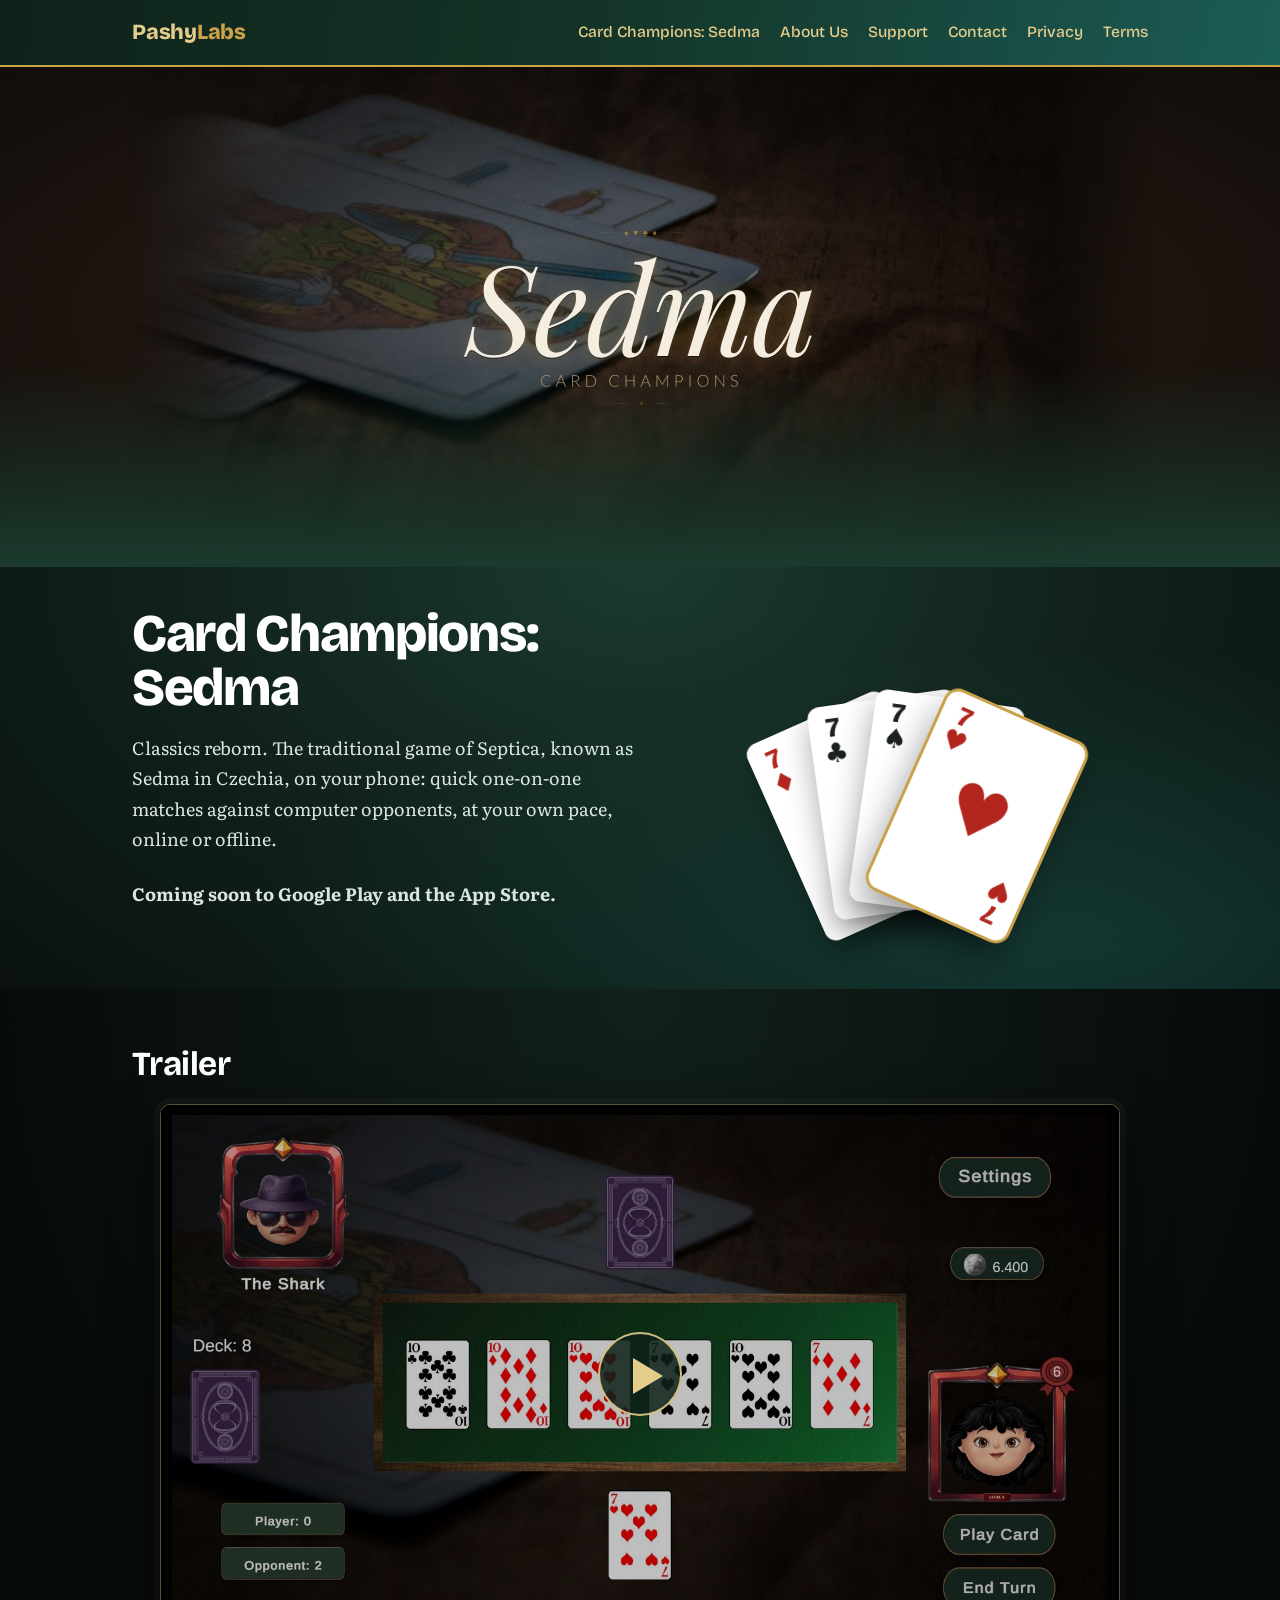
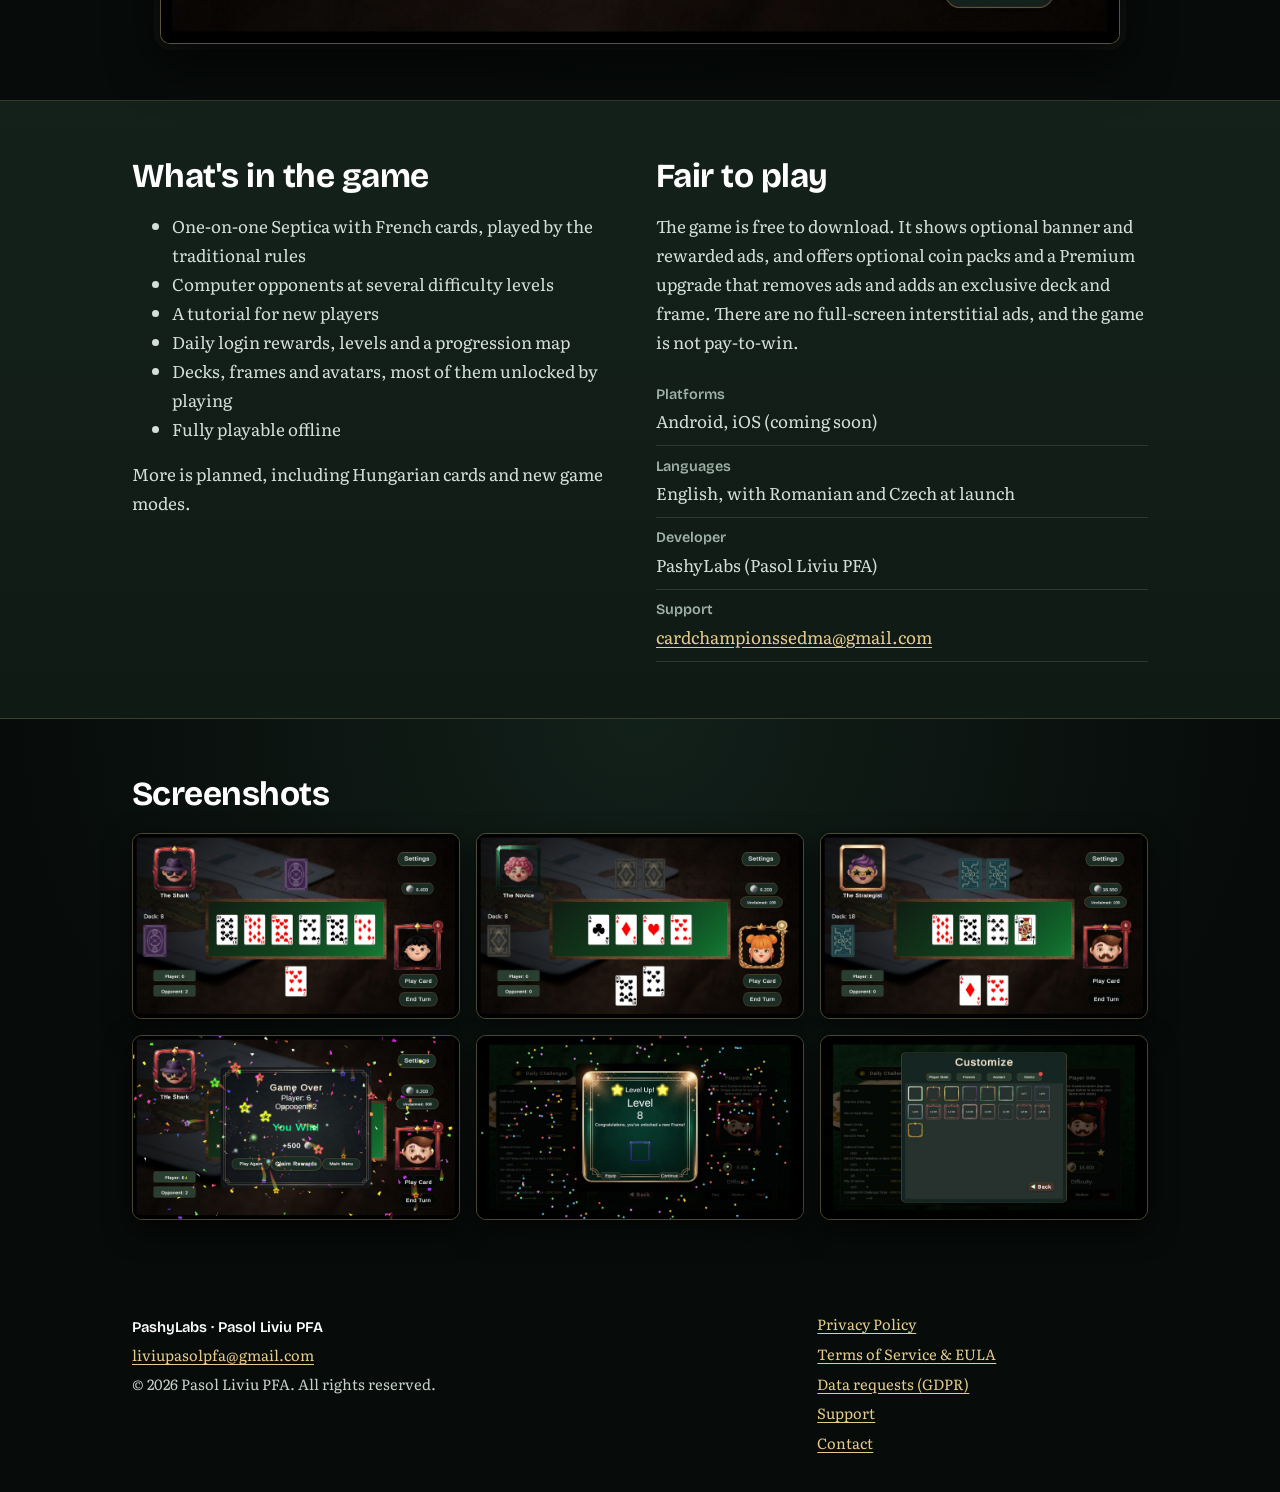
<file: index.html>
<!doctype html>
<html lang="en">
<head>
<meta charset="utf-8">
<meta name="viewport" content="width=device-width, initial-scale=1">
<title>Card Champions: Sedma</title>
<meta name="description" content="Card Champions: Sedma – the classic Septica card game for Android and iOS, by PashyLabs.">
<link rel="canonical" href="https://pashylabs.com/">
<meta property="og:title" content="Card Champions: Sedma">
<meta property="og:description" content="The classic Septica card game for Android and iOS, by PashyLabs.">
<meta property="og:image" content="https://pashylabs.com/assets/sedma-banner.jpg">
<meta property="og:type" content="website">
<link rel="stylesheet" href="style.css?v=5">
<link rel="icon" href="assets/icon.png">
</head>
<body class="dark">
<header class="site-header">
  <div class="wrap">
    <a class="wordmark" href="index.html">Pashy<span>Labs</span></a>
    <button class="menu-btn" type="button" aria-expanded="false" aria-controls="site-nav">Menu</button>
    <nav class="site-nav" id="site-nav" aria-label="Main">
      <a href="index.html" aria-current="page">Card Champions: Sedma</a>
      <a href="about.html">About Us</a>
      <a href="support.html">Support</a>
      <a href="contact.html">Contact</a>
      <a href="privacy.html">Privacy</a>
      <a href="terms.html">Terms</a>
    </nav>
  </div>
</header>

<main>
  <section class="banner">
    <img src="assets/sedma-banner.jpg" width="1024" height="500" alt="Sedma – Card Champions">
  </section>

  <section class="table intro">
    <div class="wrap">
      <div>
        <h1>Card Champions: Sedma</h1>
        <p>Classics reborn. The traditional game of Septica, known as Sedma in Czechia, on your phone: quick one-on-one matches against computer opponents, at your own pace, online or offline.</p>
        <p><strong>Coming soon to Google Play and the App Store.</strong></p>
      </div>
      <div class="fan" aria-hidden="true">
        <div class="card red"><span class="idx">7<br>♦</span><span class="pip">♦</span><span class="idx bottom">7<br>♦</span></div>
        <div class="card"><span class="idx">7<br>♣</span><span class="pip">♣</span><span class="idx bottom">7<br>♣</span></div>
        <div class="card"><span class="idx">7<br>♠</span><span class="pip">♠</span><span class="idx bottom">7<br>♠</span></div>
        <div class="card red"><span class="idx">7<br>♥</span><span class="pip">♥</span><span class="idx bottom">7<br>♥</span></div>
      </div>
    </div>
  </section>

  <section class="section stage" id="trailer">
    <div class="wrap">
      <h2>Trailer</h2>
      <div class="trailer yt" id="yt" data-id="ff4hHvJUg2g">
        <button type="button" class="yt-play" aria-label="Play the Card Champions: Sedma trailer on YouTube">
          <img src="assets/screenshot-1.jpg" alt="" width="1600" height="900" loading="lazy">
          <span class="yt-icon" aria-hidden="true"></span>
        </button>
        <noscript><a href="https://youtu.be/ff4hHvJUg2g">Watch the trailer on YouTube</a></noscript>
      </div>
    </div>
  </section>

  <section class="section info" id="about-game">
    <div class="wrap split">
      <div>
        <h2>What's in the game</h2>
        <ul>
          <li>One-on-one Septica with French cards, played by the traditional rules</li>
          <li>Computer opponents at several difficulty levels</li>
          <li>A tutorial for new players</li>
          <li>Daily login rewards, levels and a progression map</li>
          <li>Decks, frames and avatars, most of them unlocked by playing</li>
          <li>Fully playable offline</li>
        </ul>
        <p>More is planned, including Hungarian cards and new game modes.</p>
      </div>
      <div>
        <h2>Fair to play</h2>
        <p>The game is free to download. It shows optional banner and rewarded ads, and offers optional coin packs and a Premium upgrade that removes ads and adds an exclusive deck and frame. There are no full-screen interstitial ads, and the game is not pay-to-win.</p>
        <ul class="facts">
          <li><strong>Platforms</strong>Android, iOS (coming soon)</li>
          <li><strong>Languages</strong>English, with Romanian and Czech at launch</li>
          <li><strong>Developer</strong>PashyLabs (Pasol Liviu PFA)</li>
          <li><strong>Support</strong><a href="mailto:cardchampionssedma@gmail.com">cardchampionssedma@gmail.com</a></li>
        </ul>
      </div>
    </div>
  </section>

  <section class="section stage" id="screenshots">
    <div class="wrap">
      <h2>Screenshots</h2>
      <div class="shots">
        <a href="assets/screenshot-1.jpg"><img src="assets/screenshot-1.jpg" width="1600" height="900" alt="A round in progress against the opponent The Shark, with six cards on the table" loading="lazy"></a>
        <a href="assets/screenshot-2.jpg"><img src="assets/screenshot-2.jpg" width="1600" height="900" alt="A round against The Novice, played with a dark patterned card-back deck" loading="lazy"></a>
        <a href="assets/screenshot-3.jpg"><img src="assets/screenshot-3.jpg" width="1600" height="900" alt="A round against The Strategist, played with a teal card-back deck" loading="lazy"></a>
        <a href="assets/screenshot-4.jpg"><img src="assets/screenshot-4.jpg" width="1600" height="900" alt="Victory screen with a coin reward and confetti" loading="lazy"></a>
        <a href="assets/screenshot-5.jpg"><img src="assets/screenshot-5.jpg" width="1600" height="900" alt="Level Up panel announcing a newly unlocked frame" loading="lazy"></a>
        <a href="assets/screenshot-6.jpg"><img src="assets/screenshot-6.jpg" width="1600" height="900" alt="Customize panel with frames to unlock at higher levels" loading="lazy"></a>
      </div>
    </div>
  </section>
</main>

<footer class="site-footer">
  <div class="wrap">
    <div>
      <p class="legal-name">PashyLabs · Pasol Liviu PFA</p>
      <p><a href="mailto:liviupasolpfa@gmail.com">liviupasolpfa@gmail.com</a></p>
      <p>© 2026 Pasol Liviu PFA. All rights reserved.</p>
    </div>
    <nav aria-label="Legal">
      <a href="privacy.html">Privacy Policy</a>
      <a href="terms.html">Terms of Service &amp; EULA</a>
      <a href="data-request.html">Data requests (GDPR)</a>
      <a href="support.html">Support</a>
      <a href="contact.html">Contact</a>
    </nav>
  </div>
</footer>
<script>
(function () {
  var b = document.querySelector('.menu-btn'), n = document.getElementById('site-nav');
  if (!b || !n) return;
  b.addEventListener('click', function () {
    var open = b.getAttribute('aria-expanded') === 'true';
    b.setAttribute('aria-expanded', String(!open));
    b.textContent = open ? 'Menu' : 'Close';
    n.classList.toggle('open', !open);
  });
})();
</script>
<script>
(function () {
  var links = document.querySelectorAll('.shots a');
  if (!links.length) return;
  var box = document.createElement('div');
  box.className = 'lightbox'; box.hidden = true;
  box.setAttribute('role', 'dialog'); box.setAttribute('aria-label', 'Screenshot');
  box.innerHTML = '<img alt=""><button type="button" aria-label="Close">&times;</button>';
  document.body.appendChild(box);
  var big = box.querySelector('img'), btn = box.querySelector('button'), last = null;
  function close() { box.hidden = true; document.body.classList.remove('lb-open'); if (last) last.focus(); }
  links.forEach(function (a) {
    a.addEventListener('click', function (e) {
      e.preventDefault(); last = a;
      var im = a.querySelector('img'); big.src = a.getAttribute('href'); big.alt = im ? im.alt : '';
      box.hidden = false; document.body.classList.add('lb-open'); btn.focus();
    });
  });
  box.addEventListener('click', close);
  document.addEventListener('keydown', function (e) { if (e.key === 'Escape' && !box.hidden) close(); });
})();
</script>
<script>
(function(){
  var box=document.getElementById('yt'); if(!box) return;
  var btn=box.querySelector('.yt-play');
  btn.addEventListener('click',function(){
    var f=document.createElement('iframe');
    f.src='https://www.youtube-nocookie.com/embed/'+box.dataset.id+'?autoplay=1&rel=0';
    f.title='Card Champions: Sedma trailer';
    f.allow='autoplay; encrypted-media; picture-in-picture; fullscreen';
    f.allowFullscreen=true;
    box.replaceChild(f,btn);
  });
})();
</script>
</body>
</html>
</file>
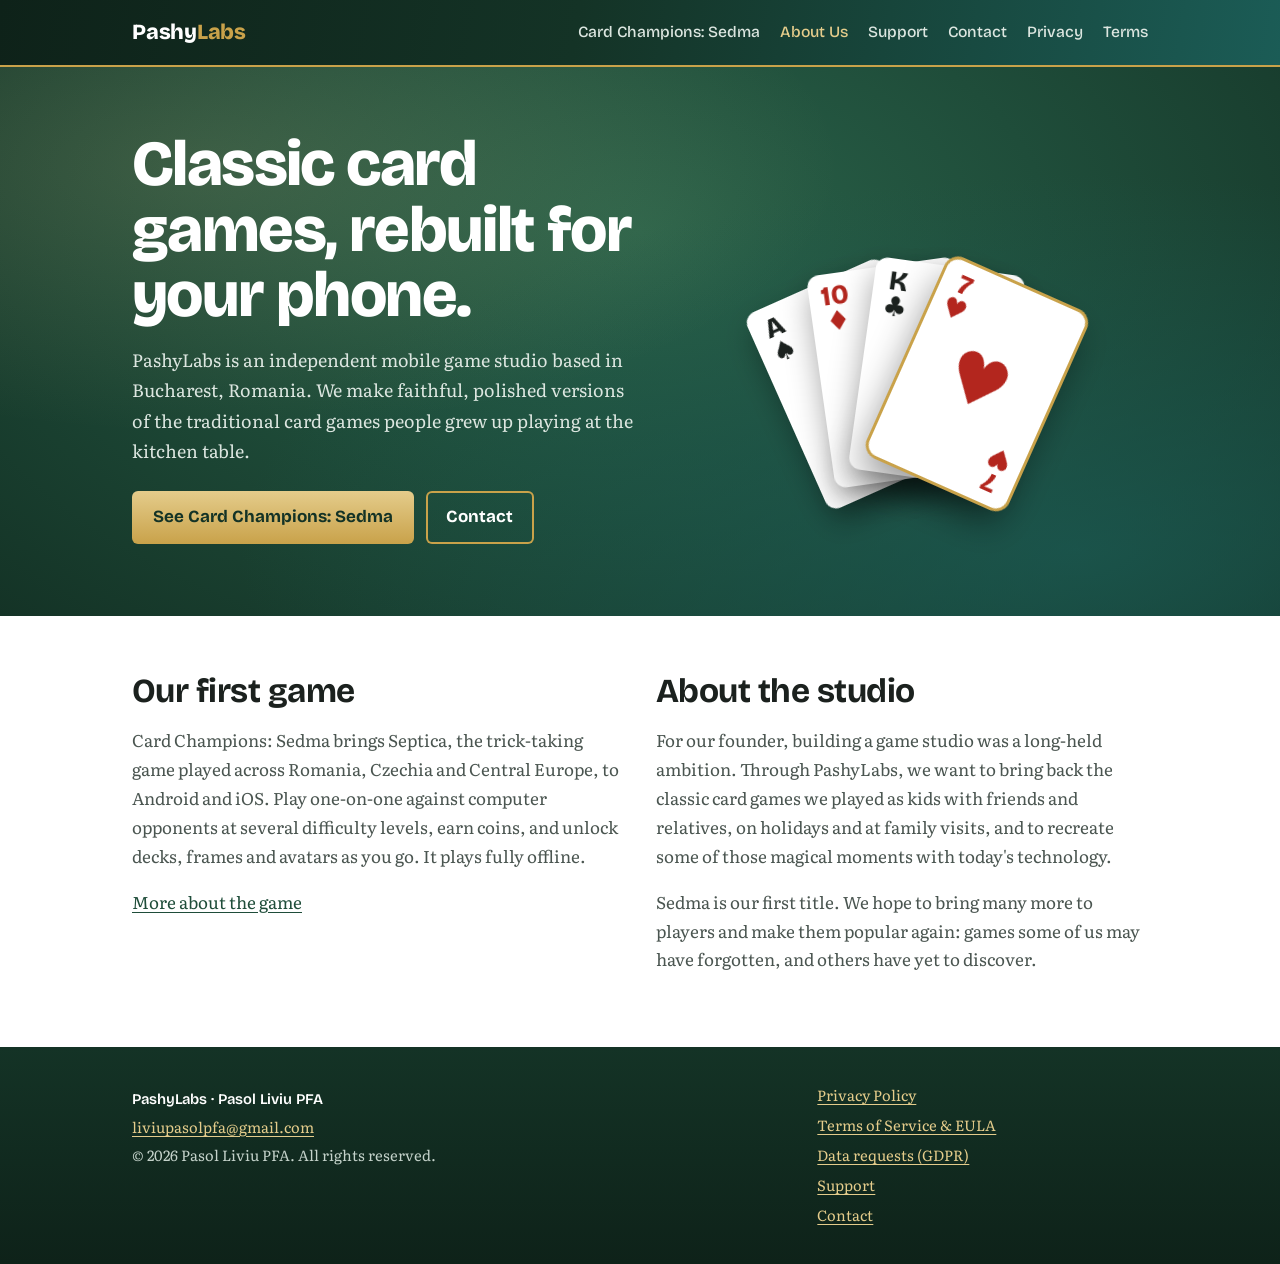
<file: about.html>
<!doctype html>
<html lang="en">
<head>
<meta charset="utf-8">
<meta name="viewport" content="width=device-width, initial-scale=1">
<title>About Us – PashyLabs</title>
<meta name="description" content="PashyLabs is an independent mobile game studio from Romania, the developer of Card Champions: Sedma.">
<link rel="stylesheet" href="style.css?v=5">
<link rel="icon" href="assets/icon.png">
</head>
<body>
<header class="site-header">
  <div class="wrap">
    <a class="wordmark" href="index.html">Pashy<span>Labs</span></a>
    <button class="menu-btn" type="button" aria-expanded="false" aria-controls="site-nav">Menu</button>
    <nav class="site-nav" id="site-nav" aria-label="Main">
      <a href="index.html">Card Champions: Sedma</a>
      <a href="about.html" aria-current="page">About Us</a>
      <a href="support.html">Support</a>
      <a href="contact.html">Contact</a>
      <a href="privacy.html">Privacy</a>
      <a href="terms.html">Terms</a>
    </nav>
  </div>
</header>

<main>
  <section class="table">
    <div class="wrap">
      <div>
        <h1>Classic card games, rebuilt for your phone.</h1>
        <p>PashyLabs is an independent mobile game studio based in Bucharest, Romania. We make faithful, polished versions of the traditional card games people grew up playing at the kitchen table.</p>
        <div class="actions">
          <a class="btn" href="index.html">See Card Champions: Sedma</a>
          <a class="btn ghost" href="contact.html">Contact</a>
        </div>
      </div>
      <div class="fan" aria-hidden="true">
        <div class="card"><span class="idx">A<br>♠</span><span class="pip">♠</span><span class="idx bottom">A<br>♠</span></div>
        <div class="card red"><span class="idx">10<br>♦</span><span class="pip">♦</span><span class="idx bottom">10<br>♦</span></div>
        <div class="card"><span class="idx">K<br>♣</span><span class="pip">♣</span><span class="idx bottom">K<br>♣</span></div>
        <div class="card red"><span class="idx">7<br>♥</span><span class="pip">♥</span><span class="idx bottom">7<br>♥</span></div>
      </div>
    </div>
  </section>

  <section class="section">
    <div class="wrap split">
      <div>
        <h2>Our first game</h2>
        <p class="lede">Card Champions: Sedma brings Septica, the trick-taking game played across Romania, Czechia and Central Europe, to Android and iOS. Play one-on-one against computer opponents at several difficulty levels, earn coins, and unlock decks, frames and avatars as you go. It plays fully offline.</p>
        <p><a href="index.html">More about the game</a></p>
      </div>
      <div>
        <h2>About the studio</h2>
        <p class="lede">For our founder, building a game studio was a long-held ambition. Through PashyLabs, we want to bring back the classic card games we played as kids with friends and relatives, on holidays and at family visits, and to recreate some of those magical moments with today's technology.</p>
        <p class="lede">Sedma is our first title. We hope to bring many more to players and make them popular again: games some of us may have forgotten, and others have yet to discover.</p>
      </div>
    </div>
  </section>
</main>

<footer class="site-footer">
  <div class="wrap">
    <div>
      <p class="legal-name">PashyLabs · Pasol Liviu PFA</p>
      <p><a href="mailto:liviupasolpfa@gmail.com">liviupasolpfa@gmail.com</a></p>
      <p>© 2026 Pasol Liviu PFA. All rights reserved.</p>
    </div>
    <nav aria-label="Legal">
      <a href="privacy.html">Privacy Policy</a>
      <a href="terms.html">Terms of Service &amp; EULA</a>
      <a href="data-request.html">Data requests (GDPR)</a>
      <a href="support.html">Support</a>
      <a href="contact.html">Contact</a>
    </nav>
  </div>
</footer>
<script>
(function () {
  var b = document.querySelector('.menu-btn'), n = document.getElementById('site-nav');
  if (!b || !n) return;
  b.addEventListener('click', function () {
    var open = b.getAttribute('aria-expanded') === 'true';
    b.setAttribute('aria-expanded', String(!open));
    b.textContent = open ? 'Menu' : 'Close';
    n.classList.toggle('open', !open);
  });
})();
</script>
</body>
</html>
</file>
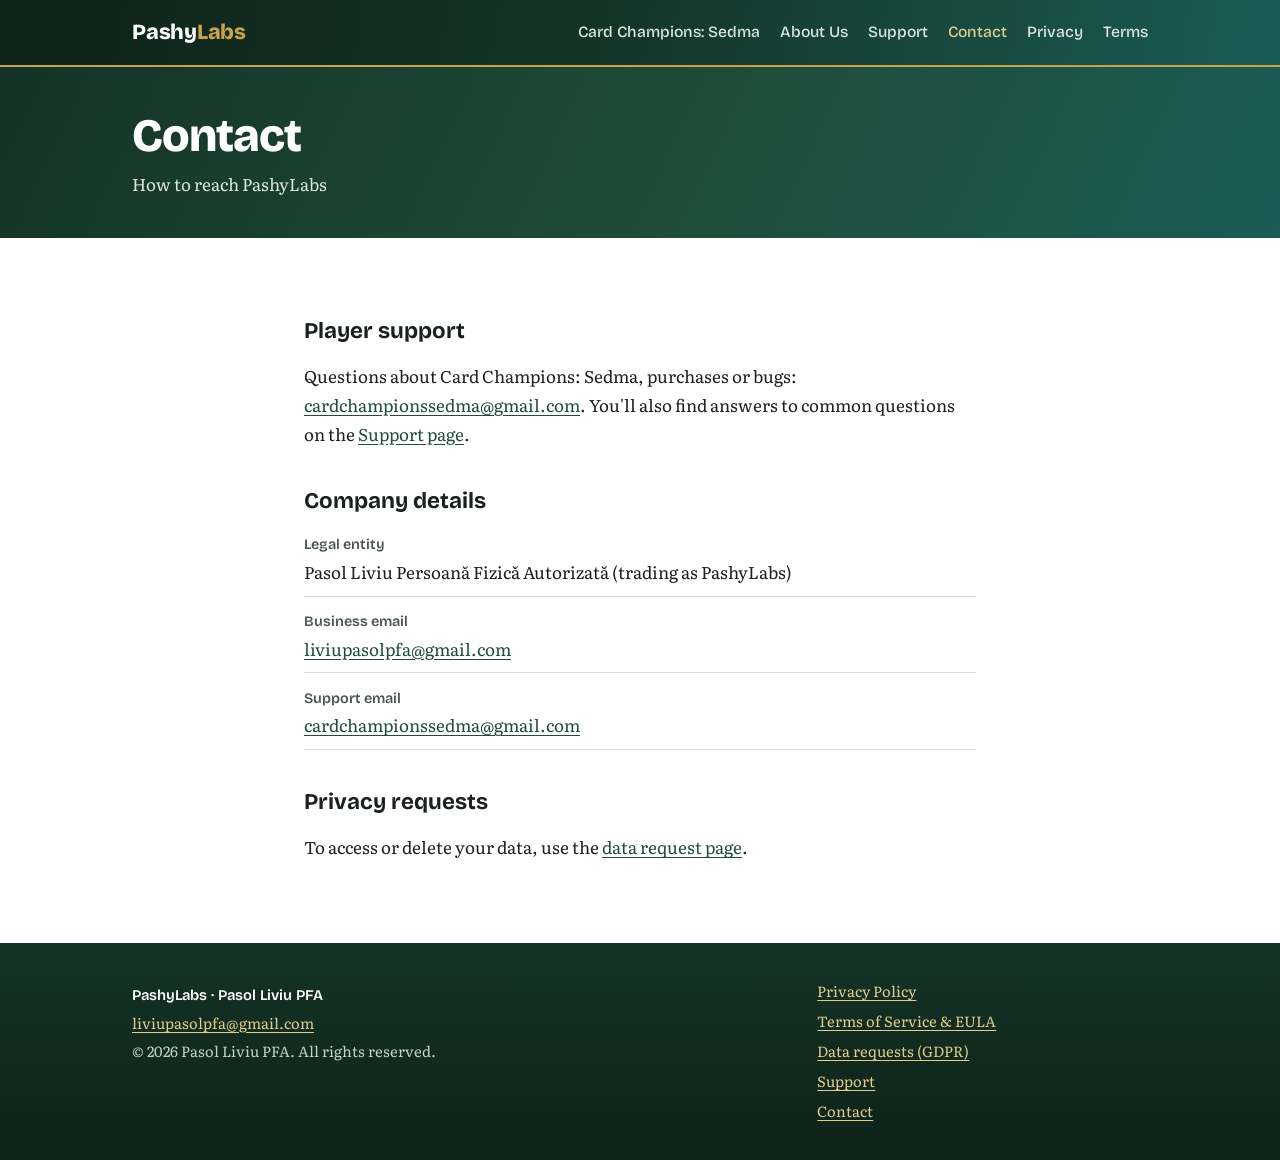
<file: contact.html>
<!doctype html>
<html lang="en">
<head>
<meta charset="utf-8">
<meta name="viewport" content="width=device-width, initial-scale=1">
<title>Contact – PashyLabs</title>
<meta name="description" content="Contact details for PashyLabs (Pasol Liviu PFA).">
<link rel="stylesheet" href="style.css?v=5">
<link rel="icon" href="assets/icon.png">
</head>
<body>
<header class="site-header">
  <div class="wrap">
    <a class="wordmark" href="index.html">Pashy<span>Labs</span></a>
    <button class="menu-btn" type="button" aria-expanded="false" aria-controls="site-nav">Menu</button>
    <nav class="site-nav" id="site-nav" aria-label="Main">
      <a href="index.html">Card Champions: Sedma</a>
      <a href="about.html">About Us</a>
      <a href="support.html">Support</a>
      <a href="contact.html" aria-current="page">Contact</a>
      <a href="privacy.html">Privacy</a>
      <a href="terms.html">Terms</a>
    </nav>
  </div>
</header>

<header class="doc-head">
  <div class="wrap">
    <h1>Contact</h1>
    <p>How to reach PashyLabs</p>
  </div>
</header>

<main class="wrap doc">
  <h2>Player support</h2>
  <p>Questions about Card Champions: Sedma, purchases or bugs: <a href="mailto:cardchampionssedma@gmail.com">cardchampionssedma@gmail.com</a>. You'll also find answers to common questions on the <a href="support.html">Support page</a>.</p>

  <h2>Company details</h2>
  <ul class="facts">
    <li><strong>Legal entity</strong>Pasol Liviu Persoană Fizică Autorizată (trading as PashyLabs)</li>
    <li><strong>Business email</strong><a href="mailto:liviupasolpfa@gmail.com">liviupasolpfa@gmail.com</a></li>
    <li><strong>Support email</strong><a href="mailto:cardchampionssedma@gmail.com">cardchampionssedma@gmail.com</a></li>
  </ul>

  <h2>Privacy requests</h2>
  <p>To access or delete your data, use the <a href="data-request.html">data request page</a>.</p>
</main>

<footer class="site-footer">
  <div class="wrap">
    <div>
      <p class="legal-name">PashyLabs · Pasol Liviu PFA</p>
      <p><a href="mailto:liviupasolpfa@gmail.com">liviupasolpfa@gmail.com</a></p>
      <p>© 2026 Pasol Liviu PFA. All rights reserved.</p>
    </div>
    <nav aria-label="Legal">
      <a href="privacy.html">Privacy Policy</a>
      <a href="terms.html">Terms of Service &amp; EULA</a>
      <a href="data-request.html">Data requests (GDPR)</a>
      <a href="support.html">Support</a>
      <a href="contact.html">Contact</a>
    </nav>
  </div>
</footer>
<script>
(function () {
  var b = document.querySelector('.menu-btn'), n = document.getElementById('site-nav');
  if (!b || !n) return;
  b.addEventListener('click', function () {
    var open = b.getAttribute('aria-expanded') === 'true';
    b.setAttribute('aria-expanded', String(!open));
    b.textContent = open ? 'Menu' : 'Close';
    n.classList.toggle('open', !open);
  });
})();
</script>
</body>
</html>
</file>
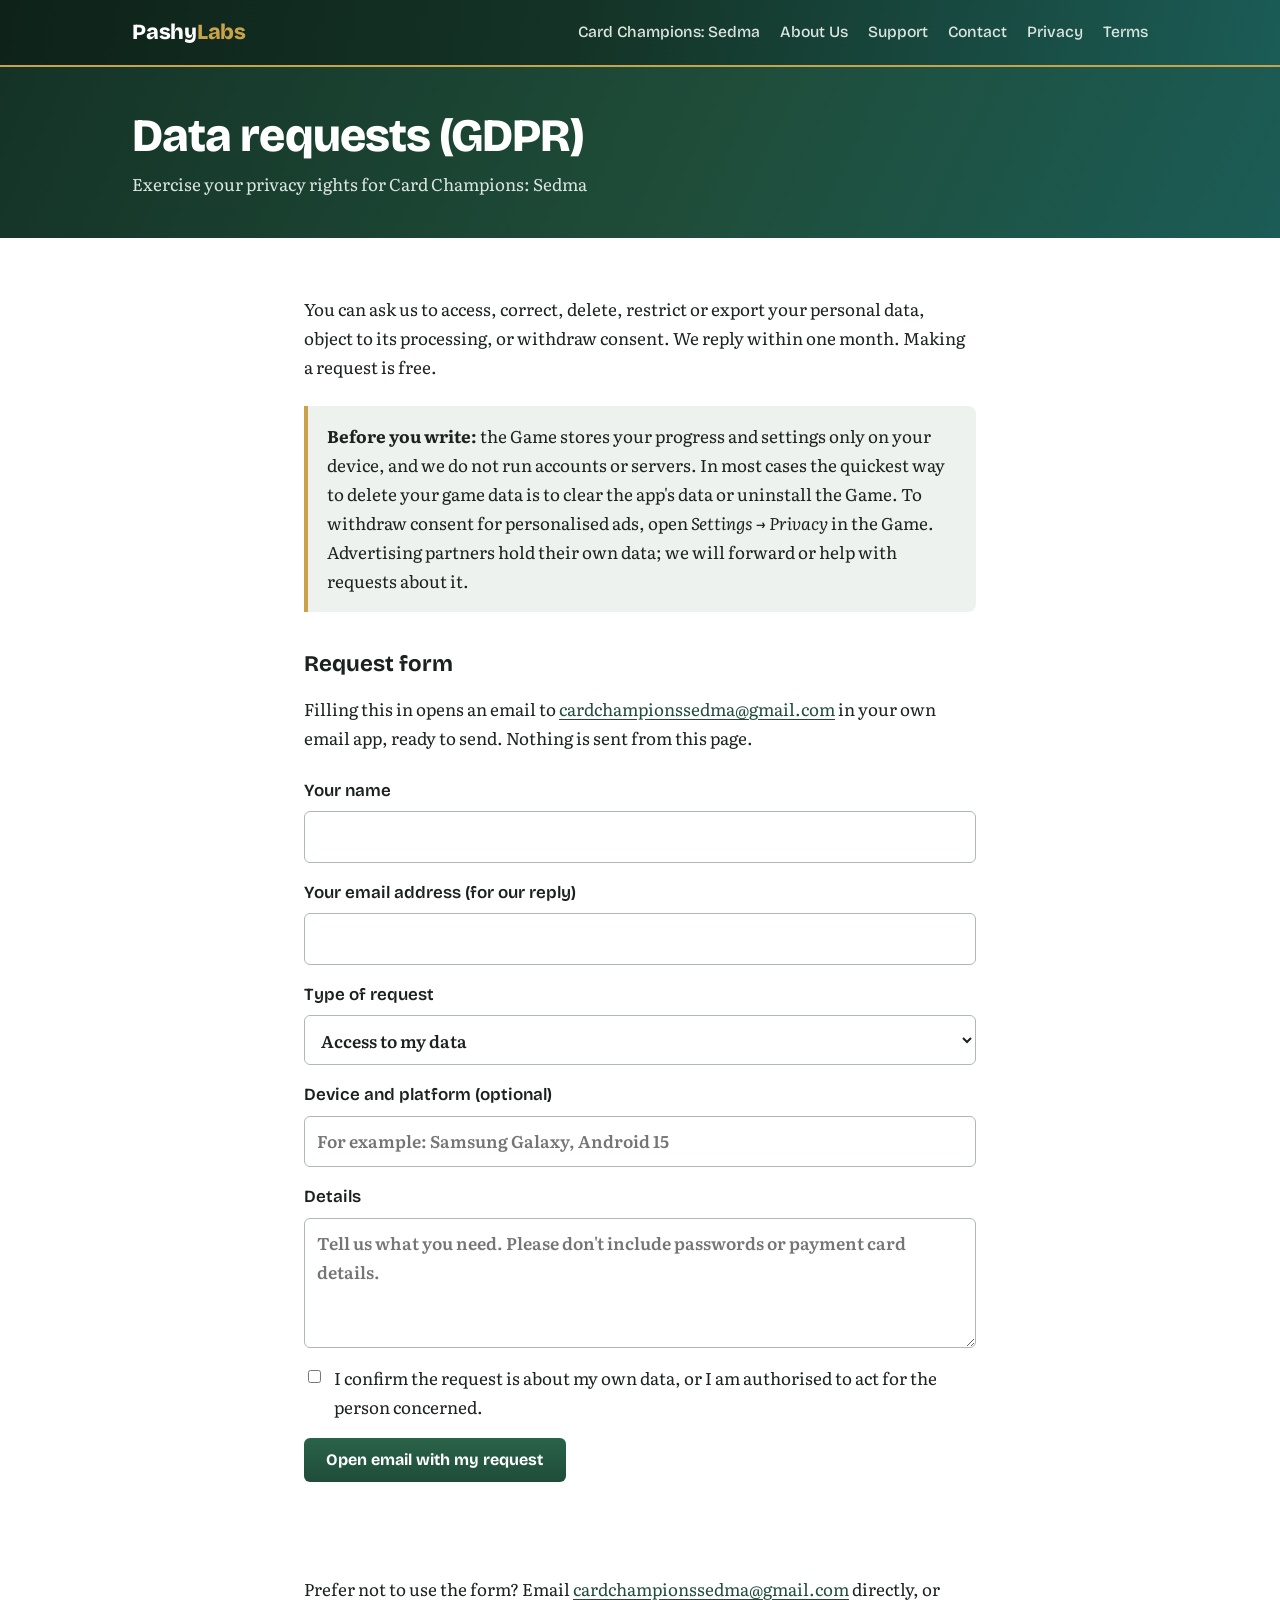
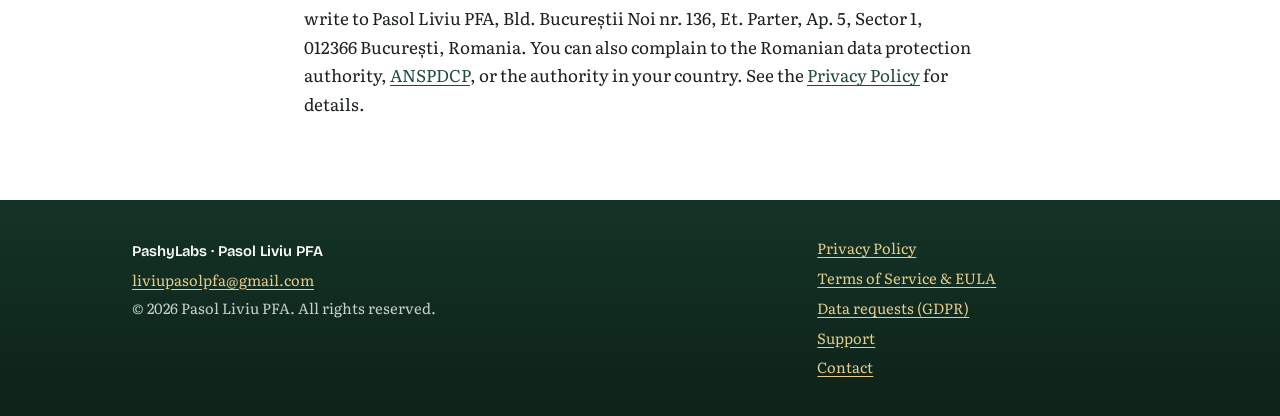
<file: data-request.html>
<!doctype html>
<html lang="en">
<head>
<meta charset="utf-8">
<meta name="viewport" content="width=device-width, initial-scale=1">
<title>Data Requests – PashyLabs</title>
<meta name="description" content="Make a GDPR data request about Card Champions: Sedma.">
<link rel="stylesheet" href="style.css?v=5">
<link rel="icon" href="assets/icon.png">
</head>
<body>
<header class="site-header">
  <div class="wrap">
    <a class="wordmark" href="index.html">Pashy<span>Labs</span></a>
    <button class="menu-btn" type="button" aria-expanded="false" aria-controls="site-nav">Menu</button>
    <nav class="site-nav" id="site-nav" aria-label="Main">
      <a href="index.html">Card Champions: Sedma</a>
      <a href="about.html">About Us</a>
      <a href="support.html">Support</a>
      <a href="contact.html">Contact</a>
      <a href="privacy.html">Privacy</a>
      <a href="terms.html">Terms</a>
    </nav>
  </div>
</header>

<header class="doc-head">
  <div class="wrap">
    <h1>Data requests (GDPR)</h1>
    <p>Exercise your privacy rights for Card Champions: Sedma</p>
  </div>
</header>

<main class="wrap doc">
  <p>You can ask us to access, correct, delete, restrict or export your personal data, object to its processing, or withdraw consent. We reply within one month. Making a request is free.</p>

  <div class="note">
    <strong>Before you write:</strong> the Game stores your progress and settings only on your device, and we do not run accounts or servers. In most cases the quickest way to delete your game data is to clear the app's data or uninstall the Game. To withdraw consent for personalised ads, open <em>Settings → Privacy</em> in the Game. Advertising partners hold their own data; we will forward or help with requests about it.
  </div>

  <h2>Request form</h2>
  <p>Filling this in opens an email to <a href="mailto:cardchampionssedma@gmail.com">cardchampionssedma@gmail.com</a> in your own email app, ready to send. Nothing is sent from this page.</p>

  <form class="request" id="gdpr-form" novalidate>
    <label>Your name
      <input type="text" name="name" autocomplete="name" required>
    </label>
    <label>Your email address (for our reply)
      <input type="email" name="email" autocomplete="email" required>
    </label>
    <label>Type of request
      <select name="type" required>
        <option value="Access to my data (Art. 15)">Access to my data</option>
        <option value="Deletion of my data (Art. 17)">Delete my data</option>
        <option value="Correction of my data (Art. 16)">Correct my data</option>
        <option value="Restriction of processing (Art. 18)">Restrict processing</option>
        <option value="Data portability (Art. 20)">Export my data</option>
        <option value="Objection to processing (Art. 21)">Object to processing</option>
        <option value="Withdrawal of consent (Art. 7)">Withdraw consent</option>
        <option value="Other privacy question">Other privacy question</option>
      </select>
    </label>
    <label>Device and platform (optional)
      <input type="text" name="device" placeholder="For example: Samsung Galaxy, Android 15">
    </label>
    <label>Details
      <textarea name="details" placeholder="Tell us what you need. Please don't include passwords or payment card details."></textarea>
    </label>
    <label class="check">
      <input type="checkbox" name="confirm" required>
      <span>I confirm the request is about my own data, or I am authorised to act for the person concerned.</span>
    </label>
    <button type="submit">Open email with my request</button>
    <p class="form-msg" id="form-msg" role="status" aria-live="polite"></p>
  </form>

  <p>Prefer not to use the form? Email <a href="mailto:cardchampionssedma@gmail.com">cardchampionssedma@gmail.com</a> directly, or write to Pasol Liviu PFA, Bld. Bucureștii Noi nr. 136, Et. Parter, Ap. 5, Sector 1, 012366 București, Romania. You can also complain to the Romanian data protection authority, <a href="https://www.dataprotection.ro/">ANSPDCP</a>, or the authority in your country. See the <a href="privacy.html">Privacy Policy</a> for details.</p>
</main>

<footer class="site-footer">
  <div class="wrap">
    <div>
      <p class="legal-name">PashyLabs · Pasol Liviu PFA</p>
      <p><a href="mailto:liviupasolpfa@gmail.com">liviupasolpfa@gmail.com</a></p>
      <p>© 2026 Pasol Liviu PFA. All rights reserved.</p>
    </div>
    <nav aria-label="Legal">
      <a href="privacy.html">Privacy Policy</a>
      <a href="terms.html">Terms of Service &amp; EULA</a>
      <a href="data-request.html">Data requests (GDPR)</a>
      <a href="support.html">Support</a>
      <a href="contact.html">Contact</a>
    </nav>
  </div>
</footer>

<script>
(function () {
  var form = document.getElementById('gdpr-form');
  var msg = document.getElementById('form-msg');
  form.addEventListener('submit', function (e) {
    e.preventDefault();
    var f = form.elements;
    if (!f.name.value.trim() || !f.email.value.trim() || !f.email.checkValidity()) {
      msg.textContent = 'Enter your name and a valid email address so we can reply.';
      return;
    }
    if (!f.confirm.checked) {
      msg.textContent = 'Tick the confirmation box to continue.';
      return;
    }
    var subject = 'GDPR request – ' + f.type.value + ' – Card Champions: Sedma';
    var body = [
      'Request type: ' + f.type.value,
      'Name: ' + f.name.value.trim(),
      'Reply email: ' + f.email.value.trim(),
      'Device/platform: ' + (f.device.value.trim() || '-'),
      '',
      'Details:',
      f.details.value.trim() || '-',
      '',
      'I confirm this request concerns my own personal data, or that I am authorised to act for the person concerned.'
    ].join('\n');
    window.location.href = 'mailto:cardchampionssedma@gmail.com?subject=' +
      encodeURIComponent(subject) + '&body=' + encodeURIComponent(body);
    msg.textContent = 'Your email app should now open with the request filled in. Check it and press send.';
  });
})();
</script>
<script>
(function () {
  var b = document.querySelector('.menu-btn'), n = document.getElementById('site-nav');
  if (!b || !n) return;
  b.addEventListener('click', function () {
    var open = b.getAttribute('aria-expanded') === 'true';
    b.setAttribute('aria-expanded', String(!open));
    b.textContent = open ? 'Menu' : 'Close';
    n.classList.toggle('open', !open);
  });
})();
</script>
</body>
</html>
</file>
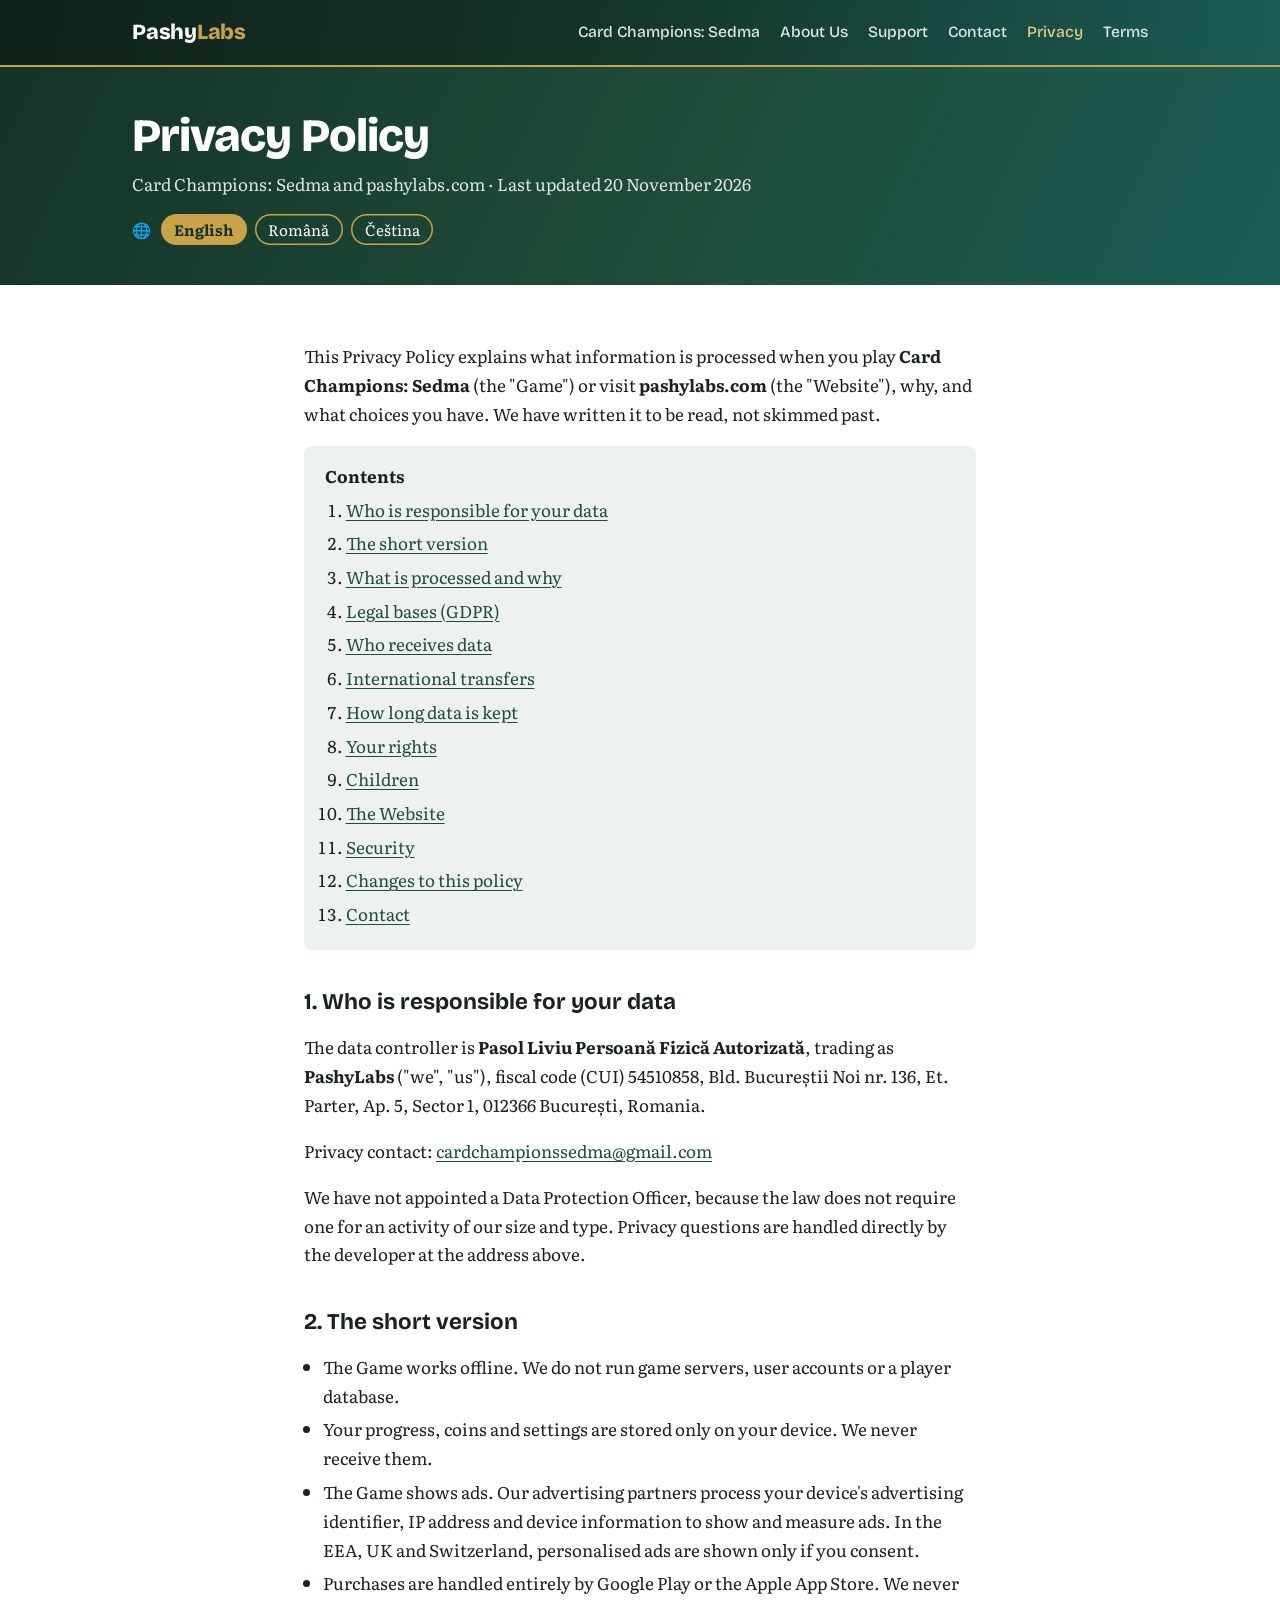
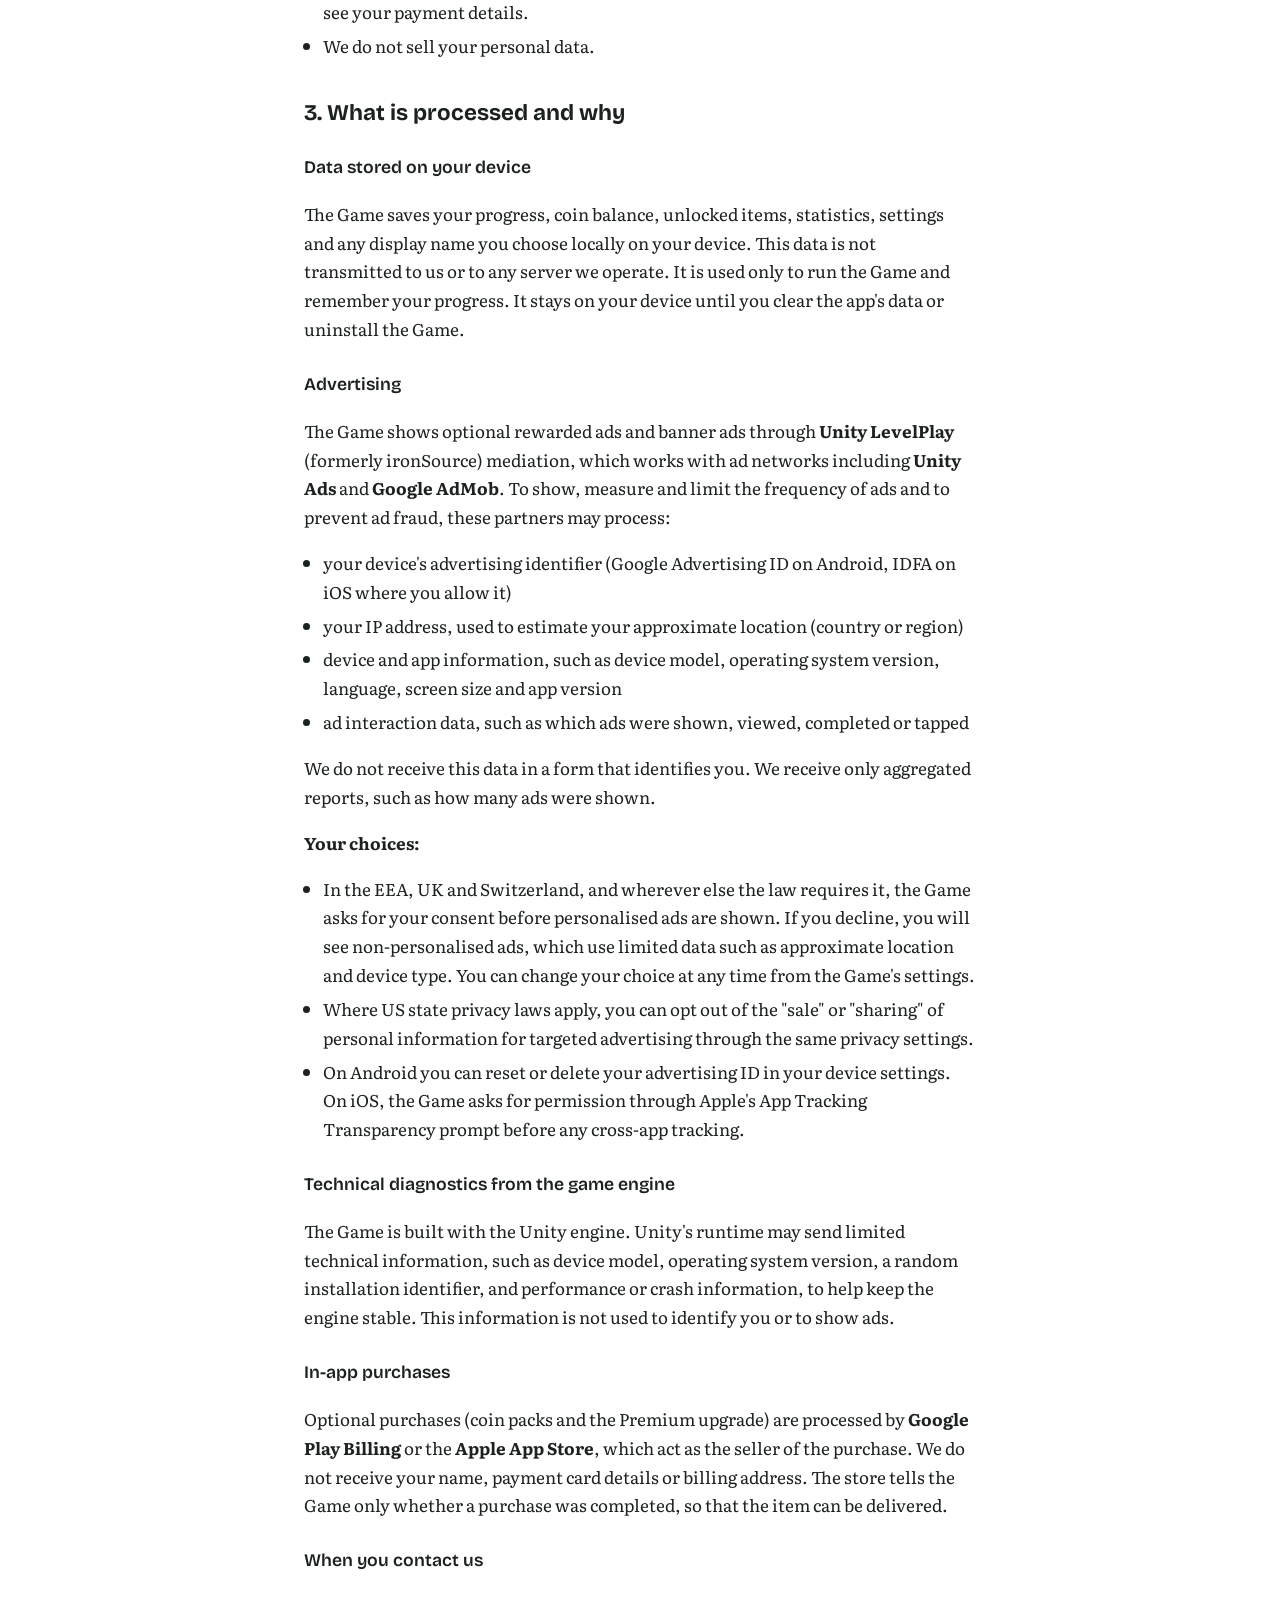
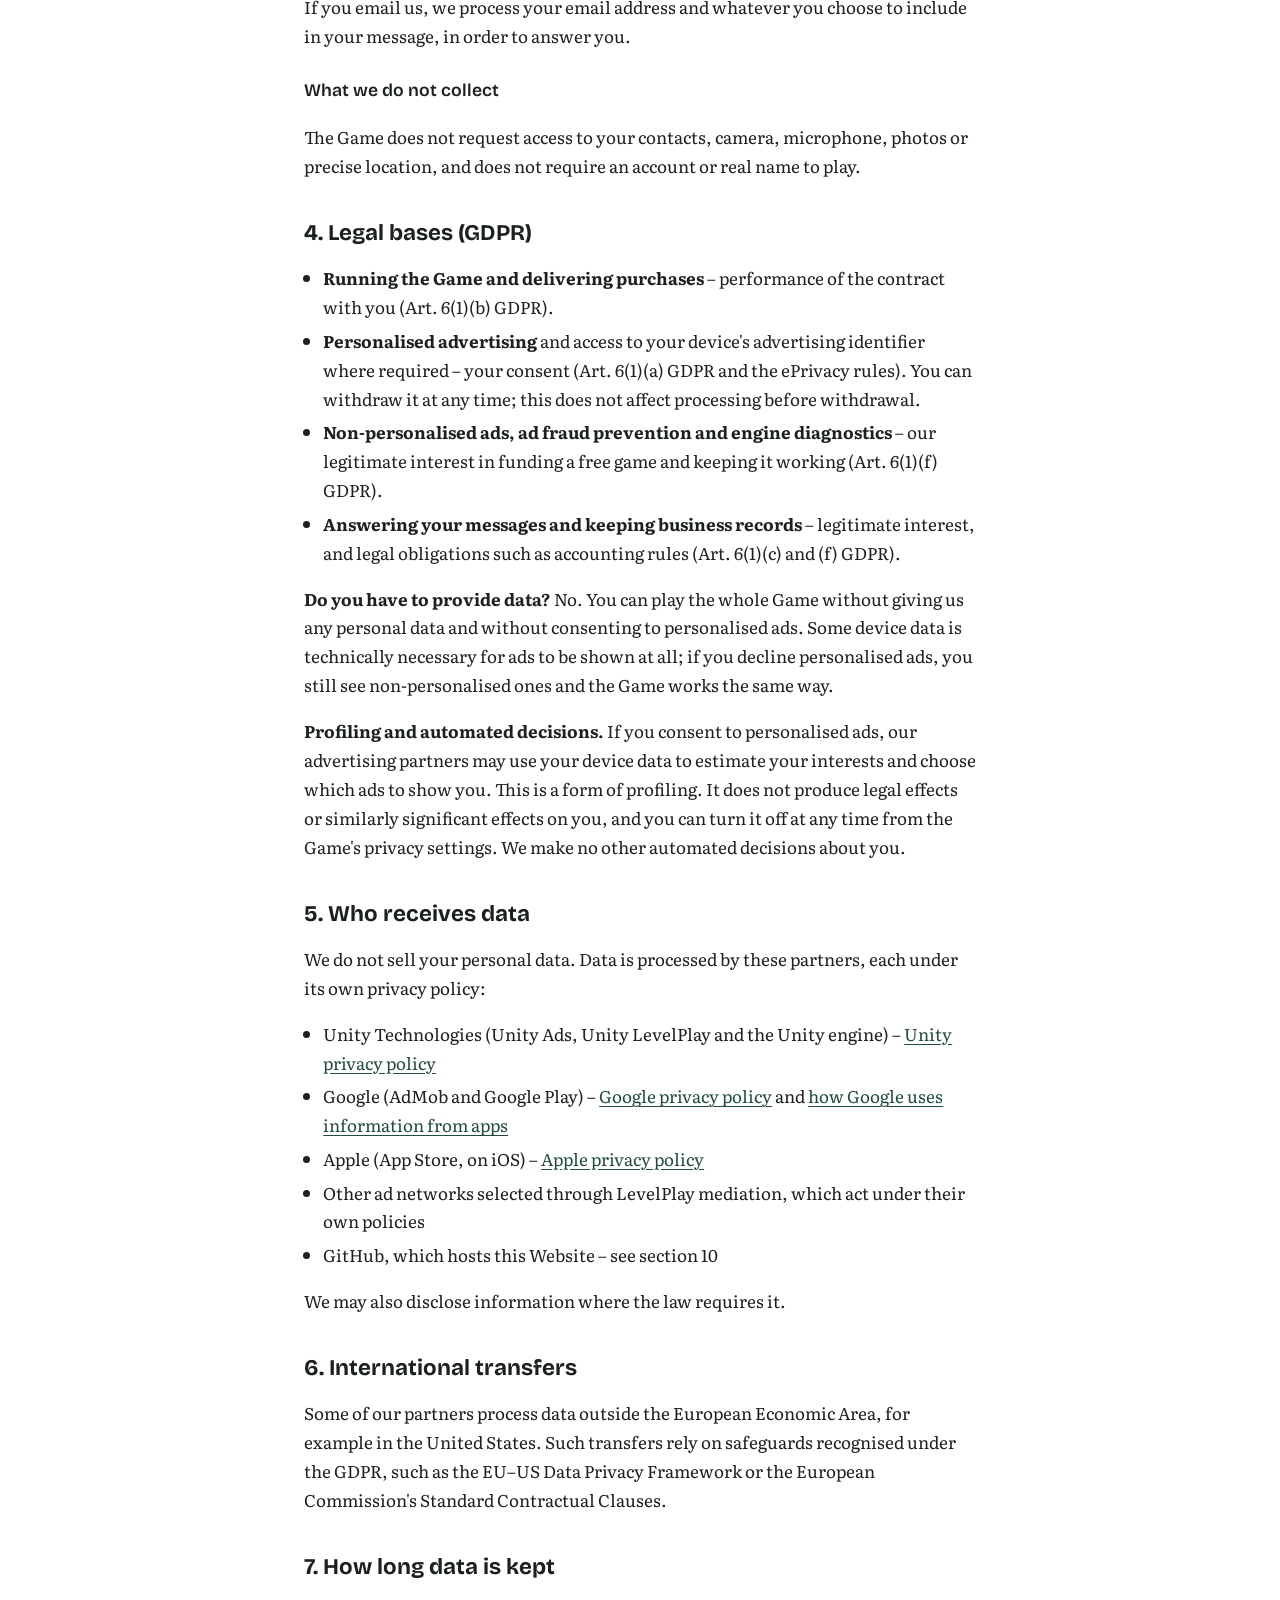
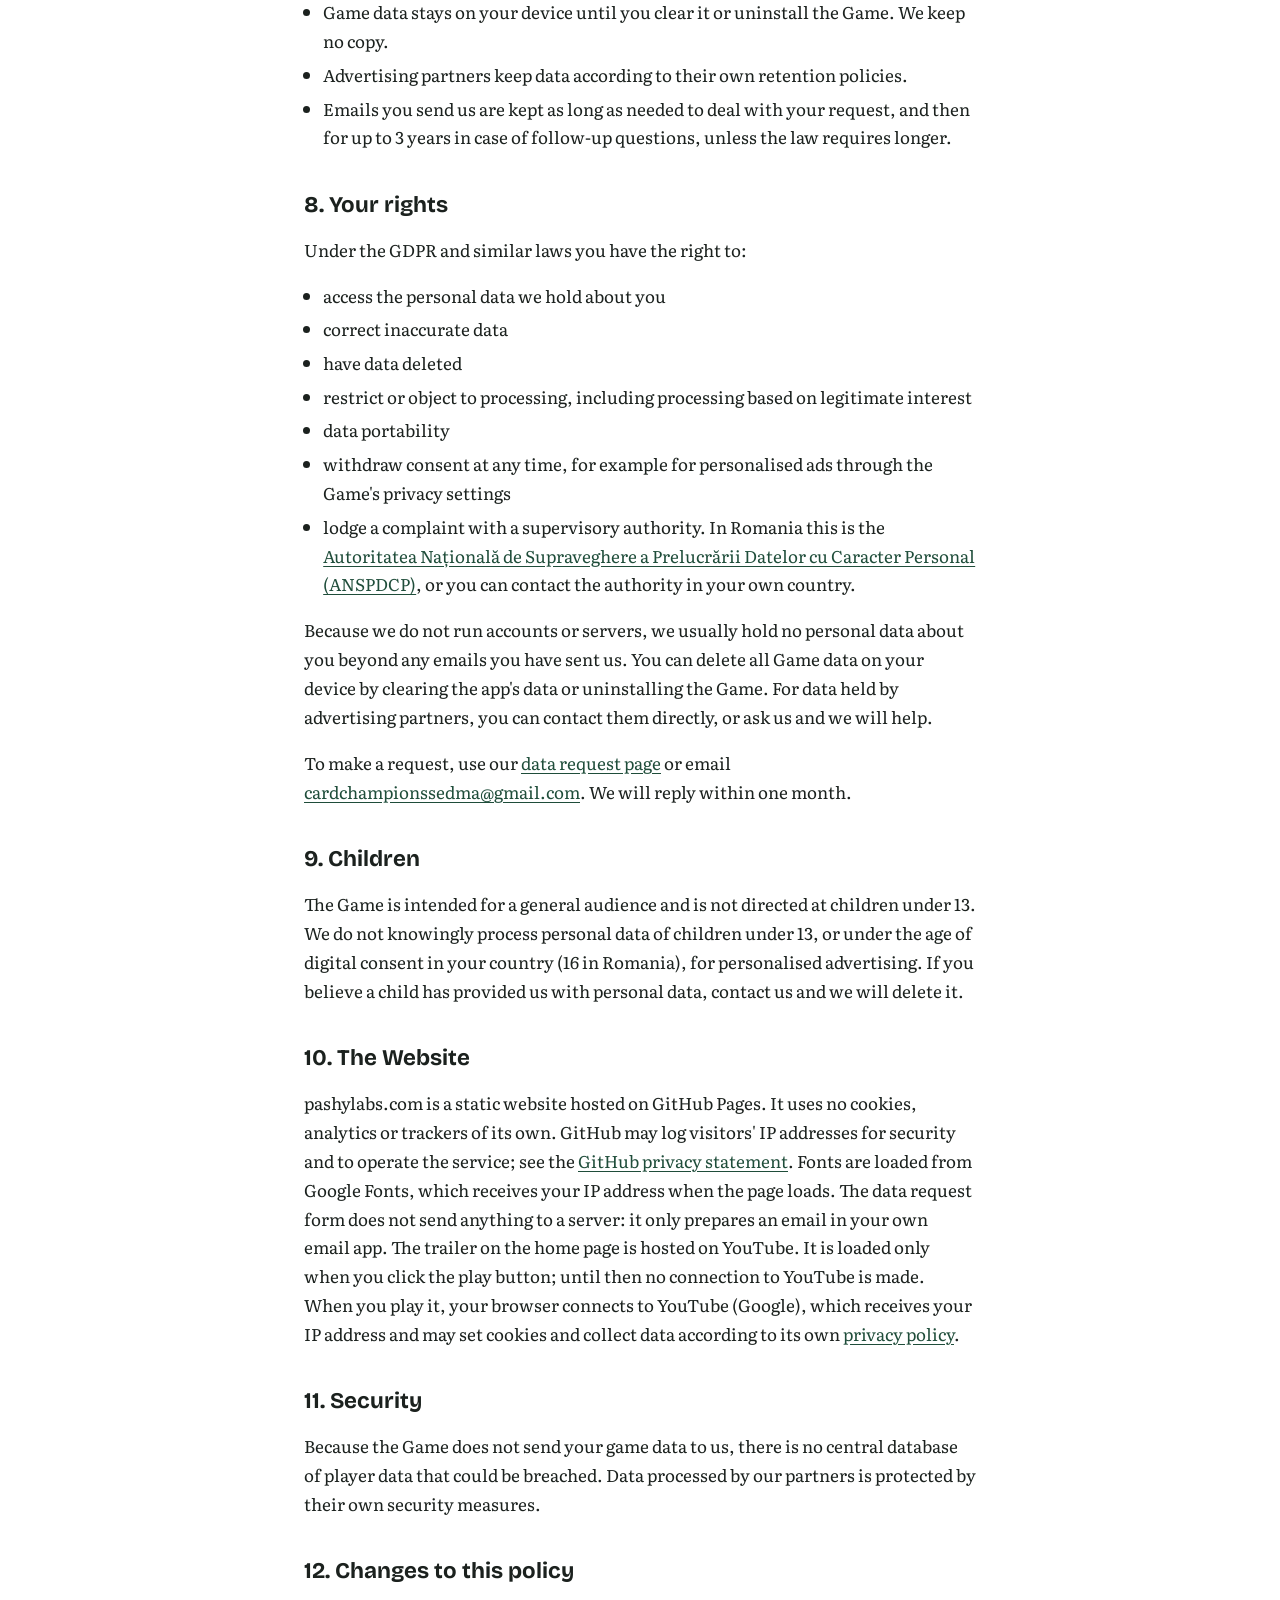
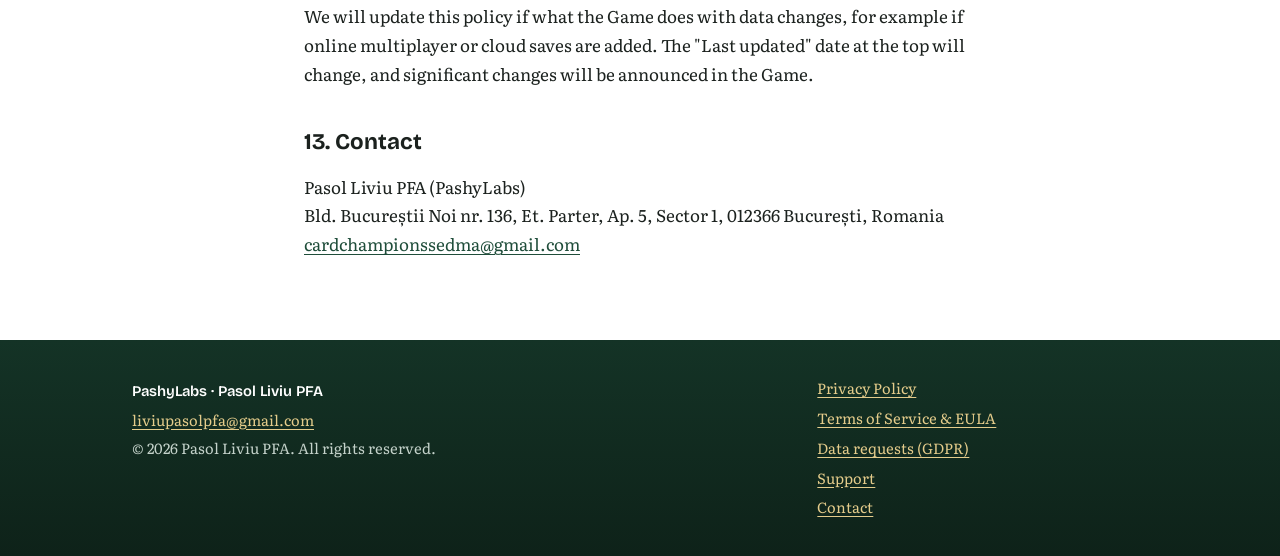
<file: privacy.html>
<!doctype html>
<html lang="en">
<head>
<meta charset="utf-8">
<meta name="viewport" content="width=device-width, initial-scale=1">
<title>Privacy Policy – PashyLabs</title>
<meta name="description" content="Privacy Policy for Card Champions: Sedma and the PashyLabs website.">
<link rel="stylesheet" href="style.css?v=5">
<link rel="icon" href="assets/icon.png">
<link rel="alternate" hreflang="en" href="https://pashylabs.com/privacy.html">
<link rel="alternate" hreflang="ro" href="https://pashylabs.com/ro/privacy.html">
<link rel="alternate" hreflang="cs" href="https://pashylabs.com/cs/privacy.html">
<link rel="alternate" hreflang="x-default" href="https://pashylabs.com/privacy.html">
</head>
<body>
<header class="site-header">
  <div class="wrap">
    <a class="wordmark" href="index.html">Pashy<span>Labs</span></a>
    <button class="menu-btn" type="button" aria-expanded="false" aria-controls="site-nav">Menu</button>
    <nav class="site-nav" id="site-nav" aria-label="Main">
      <a href="index.html">Card Champions: Sedma</a>
      <a href="about.html">About Us</a>
      <a href="support.html">Support</a>
      <a href="contact.html">Contact</a>
      <a href="privacy.html" aria-current="page">Privacy</a>
      <a href="terms.html">Terms</a>
    </nav>
  </div>
</header>

<header class="doc-head">
  <div class="wrap">
    <h1>Privacy Policy</h1>
    <p>Card Champions: Sedma and pashylabs.com · Last updated 20 November 2026</p>
    <p class="lang-switch"><span aria-current="true">English</span> <a href="ro/privacy.html" hreflang="ro" lang="ro">Română</a> <a href="cs/privacy.html" hreflang="cs" lang="cs">Čeština</a></p>
  </div>
</header>

<main class="wrap doc">
  <p>This Privacy Policy explains what information is processed when you play <strong>Card Champions: Sedma</strong> (the "Game") or visit <strong>pashylabs.com</strong> (the "Website"), why, and what choices you have. We have written it to be read, not skimmed past.</p>

  <nav class="toc" aria-label="Contents">
    <strong>Contents</strong>
    <ol>
      <li><a href="#controller">Who is responsible for your data</a></li>
      <li><a href="#short">The short version</a></li>
      <li><a href="#collect">What is processed and why</a></li>
      <li><a href="#legal">Legal bases (GDPR)</a></li>
      <li><a href="#sharing">Who receives data</a></li>
      <li><a href="#transfers">International transfers</a></li>
      <li><a href="#retention">How long data is kept</a></li>
      <li><a href="#rights">Your rights</a></li>
      <li><a href="#children">Children</a></li>
      <li><a href="#website">The Website</a></li>
      <li><a href="#security">Security</a></li>
      <li><a href="#changes">Changes to this policy</a></li>
      <li><a href="#contact">Contact</a></li>
    </ol>
  </nav>

  <h2 id="controller">1. Who is responsible for your data</h2>
  <p>The data controller is <strong>Pasol Liviu Persoană Fizică Autorizată</strong>, trading as <strong>PashyLabs</strong> ("we", "us"), fiscal code (CUI) 54510858, Bld. Bucureștii Noi nr. 136, Et. Parter, Ap. 5, Sector 1, 012366 București, Romania.</p>
  <p>Privacy contact: <a href="mailto:cardchampionssedma@gmail.com">cardchampionssedma@gmail.com</a></p>
  <p>We have not appointed a Data Protection Officer, because the law does not require one for an activity of our size and type. Privacy questions are handled directly by the developer at the address above.</p>

  <h2 id="short">2. The short version</h2>
  <ul>
    <li>The Game works offline. We do not run game servers, user accounts or a player database.</li>
    <li>Your progress, coins and settings are stored only on your device. We never receive them.</li>
    <li>The Game shows ads. Our advertising partners process your device's advertising identifier, IP address and device information to show and measure ads. In the EEA, UK and Switzerland, personalised ads are shown only if you consent.</li>
    <li>Purchases are handled entirely by Google Play or the Apple App Store. We never see your payment details.</li>
    <li>We do not sell your personal data.</li>
  </ul>

  <h2 id="collect">3. What is processed and why</h2>

  <h3>Data stored on your device</h3>
  <p>The Game saves your progress, coin balance, unlocked items, statistics, settings and any display name you choose locally on your device. This data is not transmitted to us or to any server we operate. It is used only to run the Game and remember your progress. It stays on your device until you clear the app's data or uninstall the Game.</p>

  <h3>Advertising</h3>
  <p>The Game shows optional rewarded ads and banner ads through <strong>Unity LevelPlay</strong> (formerly ironSource) mediation, which works with ad networks including <strong>Unity Ads</strong> and <strong>Google AdMob</strong>. To show, measure and limit the frequency of ads and to prevent ad fraud, these partners may process:</p>
  <ul>
    <li>your device's advertising identifier (Google Advertising ID on Android, IDFA on iOS where you allow it)</li>
    <li>your IP address, used to estimate your approximate location (country or region)</li>
    <li>device and app information, such as device model, operating system version, language, screen size and app version</li>
    <li>ad interaction data, such as which ads were shown, viewed, completed or tapped</li>
  </ul>
  <p>We do not receive this data in a form that identifies you. We receive only aggregated reports, such as how many ads were shown.</p>
  <p><strong>Your choices:</strong></p>
  <ul>
    <li>In the EEA, UK and Switzerland, and wherever else the law requires it, the Game asks for your consent before personalised ads are shown. If you decline, you will see non-personalised ads, which use limited data such as approximate location and device type. You can change your choice at any time from the Game's settings.</li>
    <li>Where US state privacy laws apply, you can opt out of the "sale" or "sharing" of personal information for targeted advertising through the same privacy settings.</li>
    <li>On Android you can reset or delete your advertising ID in your device settings. On iOS, the Game asks for permission through Apple's App Tracking Transparency prompt before any cross-app tracking.</li>
  </ul>

  <h3>Technical diagnostics from the game engine</h3>
  <p>The Game is built with the Unity engine. Unity's runtime may send limited technical information, such as device model, operating system version, a random installation identifier, and performance or crash information, to help keep the engine stable. This information is not used to identify you or to show ads.</p>

  <h3>In-app purchases</h3>
  <p>Optional purchases (coin packs and the Premium upgrade) are processed by <strong>Google Play Billing</strong> or the <strong>Apple App Store</strong>, which act as the seller of the purchase. We do not receive your name, payment card details or billing address. The store tells the Game only whether a purchase was completed, so that the item can be delivered.</p>

  <h3>When you contact us</h3>
  <p>If you email us, we process your email address and whatever you choose to include in your message, in order to answer you.</p>

  <h3>What we do not collect</h3>
  <p>The Game does not request access to your contacts, camera, microphone, photos or precise location, and does not require an account or real name to play.</p>

  <h2 id="legal">4. Legal bases (GDPR)</h2>
  <ul>
    <li><strong>Running the Game and delivering purchases</strong> – performance of the contract with you (Art. 6(1)(b) GDPR).</li>
    <li><strong>Personalised advertising</strong> and access to your device's advertising identifier where required – your consent (Art. 6(1)(a) GDPR and the ePrivacy rules). You can withdraw it at any time; this does not affect processing before withdrawal.</li>
    <li><strong>Non-personalised ads, ad fraud prevention and engine diagnostics</strong> – our legitimate interest in funding a free game and keeping it working (Art. 6(1)(f) GDPR).</li>
    <li><strong>Answering your messages and keeping business records</strong> – legitimate interest, and legal obligations such as accounting rules (Art. 6(1)(c) and (f) GDPR).</li>
  </ul>
  <p><strong>Do you have to provide data?</strong> No. You can play the whole Game without giving us any personal data and without consenting to personalised ads. Some device data is technically necessary for ads to be shown at all; if you decline personalised ads, you still see non-personalised ones and the Game works the same way.</p>
  <p><strong>Profiling and automated decisions.</strong> If you consent to personalised ads, our advertising partners may use your device data to estimate your interests and choose which ads to show you. This is a form of profiling. It does not produce legal effects or similarly significant effects on you, and you can turn it off at any time from the Game's privacy settings. We make no other automated decisions about you.</p>

  <h2 id="sharing">5. Who receives data</h2>
  <p>We do not sell your personal data. Data is processed by these partners, each under its own privacy policy:</p>
  <ul>
    <li>Unity Technologies (Unity Ads, Unity LevelPlay and the Unity engine) – <a href="https://unity.com/legal/game-player-and-app-user-privacy-policy">Unity privacy policy</a></li>
    <li>Google (AdMob and Google Play) – <a href="https://policies.google.com/privacy">Google privacy policy</a> and <a href="https://policies.google.com/technologies/partner-sites">how Google uses information from apps</a></li>
    <li>Apple (App Store, on iOS) – <a href="https://www.apple.com/legal/privacy/">Apple privacy policy</a></li>
    <li>Other ad networks selected through LevelPlay mediation, which act under their own policies</li>
    <li>GitHub, which hosts this Website – see section 10</li>
  </ul>
  <p>We may also disclose information where the law requires it.</p>

  <h2 id="transfers">6. International transfers</h2>
  <p>Some of our partners process data outside the European Economic Area, for example in the United States. Such transfers rely on safeguards recognised under the GDPR, such as the EU–US Data Privacy Framework or the European Commission's Standard Contractual Clauses.</p>

  <h2 id="retention">7. How long data is kept</h2>
  <ul>
    <li>Game data stays on your device until you clear it or uninstall the Game. We keep no copy.</li>
    <li>Advertising partners keep data according to their own retention policies.</li>
    <li>Emails you send us are kept as long as needed to deal with your request, and then for up to 3 years in case of follow-up questions, unless the law requires longer.</li>
  </ul>

  <h2 id="rights">8. Your rights</h2>
  <p>Under the GDPR and similar laws you have the right to:</p>
  <ul>
    <li>access the personal data we hold about you</li>
    <li>correct inaccurate data</li>
    <li>have data deleted</li>
    <li>restrict or object to processing, including processing based on legitimate interest</li>
    <li>data portability</li>
    <li>withdraw consent at any time, for example for personalised ads through the Game's privacy settings</li>
    <li>lodge a complaint with a supervisory authority. In Romania this is the <a href="https://www.dataprotection.ro/">Autoritatea Națională de Supraveghere a Prelucrării Datelor cu Caracter Personal (ANSPDCP)</a>, or you can contact the authority in your own country.</li>
  </ul>
  <p>Because we do not run accounts or servers, we usually hold no personal data about you beyond any emails you have sent us. You can delete all Game data on your device by clearing the app's data or uninstalling the Game. For data held by advertising partners, you can contact them directly, or ask us and we will help.</p>
  <p>To make a request, use our <a href="data-request.html">data request page</a> or email <a href="mailto:cardchampionssedma@gmail.com">cardchampionssedma@gmail.com</a>. We will reply within one month.</p>

  <h2 id="children">9. Children</h2>
  <p>The Game is intended for a general audience and is not directed at children under 13. We do not knowingly process personal data of children under 13, or under the age of digital consent in your country (16 in Romania), for personalised advertising. If you believe a child has provided us with personal data, contact us and we will delete it.</p>

  <h2 id="website">10. The Website</h2>
  <p>pashylabs.com is a static website hosted on GitHub Pages. It uses no cookies, analytics or trackers of its own. GitHub may log visitors' IP addresses for security and to operate the service; see the <a href="https://docs.github.com/en/site-policy/privacy-policies/github-general-privacy-statement">GitHub privacy statement</a>. Fonts are loaded from Google Fonts, which receives your IP address when the page loads. The data request form does not send anything to a server: it only prepares an email in your own email app. The trailer on the home page is hosted on YouTube. It is loaded only when you click the play button; until then no connection to YouTube is made. When you play it, your browser connects to YouTube (Google), which receives your IP address and may set cookies and collect data according to its own <a href="https://policies.google.com/privacy">privacy policy</a>.</p>

  <h2 id="security">11. Security</h2>
  <p>Because the Game does not send your game data to us, there is no central database of player data that could be breached. Data processed by our partners is protected by their own security measures.</p>

  <h2 id="changes">12. Changes to this policy</h2>
  <p>We will update this policy if what the Game does with data changes, for example if online multiplayer or cloud saves are added. The "Last updated" date at the top will change, and significant changes will be announced in the Game.</p>

  <h2 id="contact">13. Contact</h2>
  <p>Pasol Liviu PFA (PashyLabs)<br>
  Bld. Bucureștii Noi nr. 136, Et. Parter, Ap. 5, Sector 1, 012366 București, Romania<br>
  <a href="mailto:cardchampionssedma@gmail.com">cardchampionssedma@gmail.com</a></p>
</main>

<footer class="site-footer">
  <div class="wrap">
    <div>
      <p class="legal-name">PashyLabs · Pasol Liviu PFA</p>
      <p><a href="mailto:liviupasolpfa@gmail.com">liviupasolpfa@gmail.com</a></p>
      <p>© 2026 Pasol Liviu PFA. All rights reserved.</p>
    </div>
    <nav aria-label="Legal">
      <a href="privacy.html">Privacy Policy</a>
      <a href="terms.html">Terms of Service &amp; EULA</a>
      <a href="data-request.html">Data requests (GDPR)</a>
      <a href="support.html">Support</a>
      <a href="contact.html">Contact</a>
    </nav>
  </div>
</footer>
<script>
(function () {
  var b = document.querySelector('.menu-btn'), n = document.getElementById('site-nav');
  if (!b || !n) return;
  b.addEventListener('click', function () {
    var open = b.getAttribute('aria-expanded') === 'true';
    b.setAttribute('aria-expanded', String(!open));
    b.textContent = open ? 'Menu' : 'Close';
    n.classList.toggle('open', !open);
  });
})();
</script>
</body>
</html>
</file>
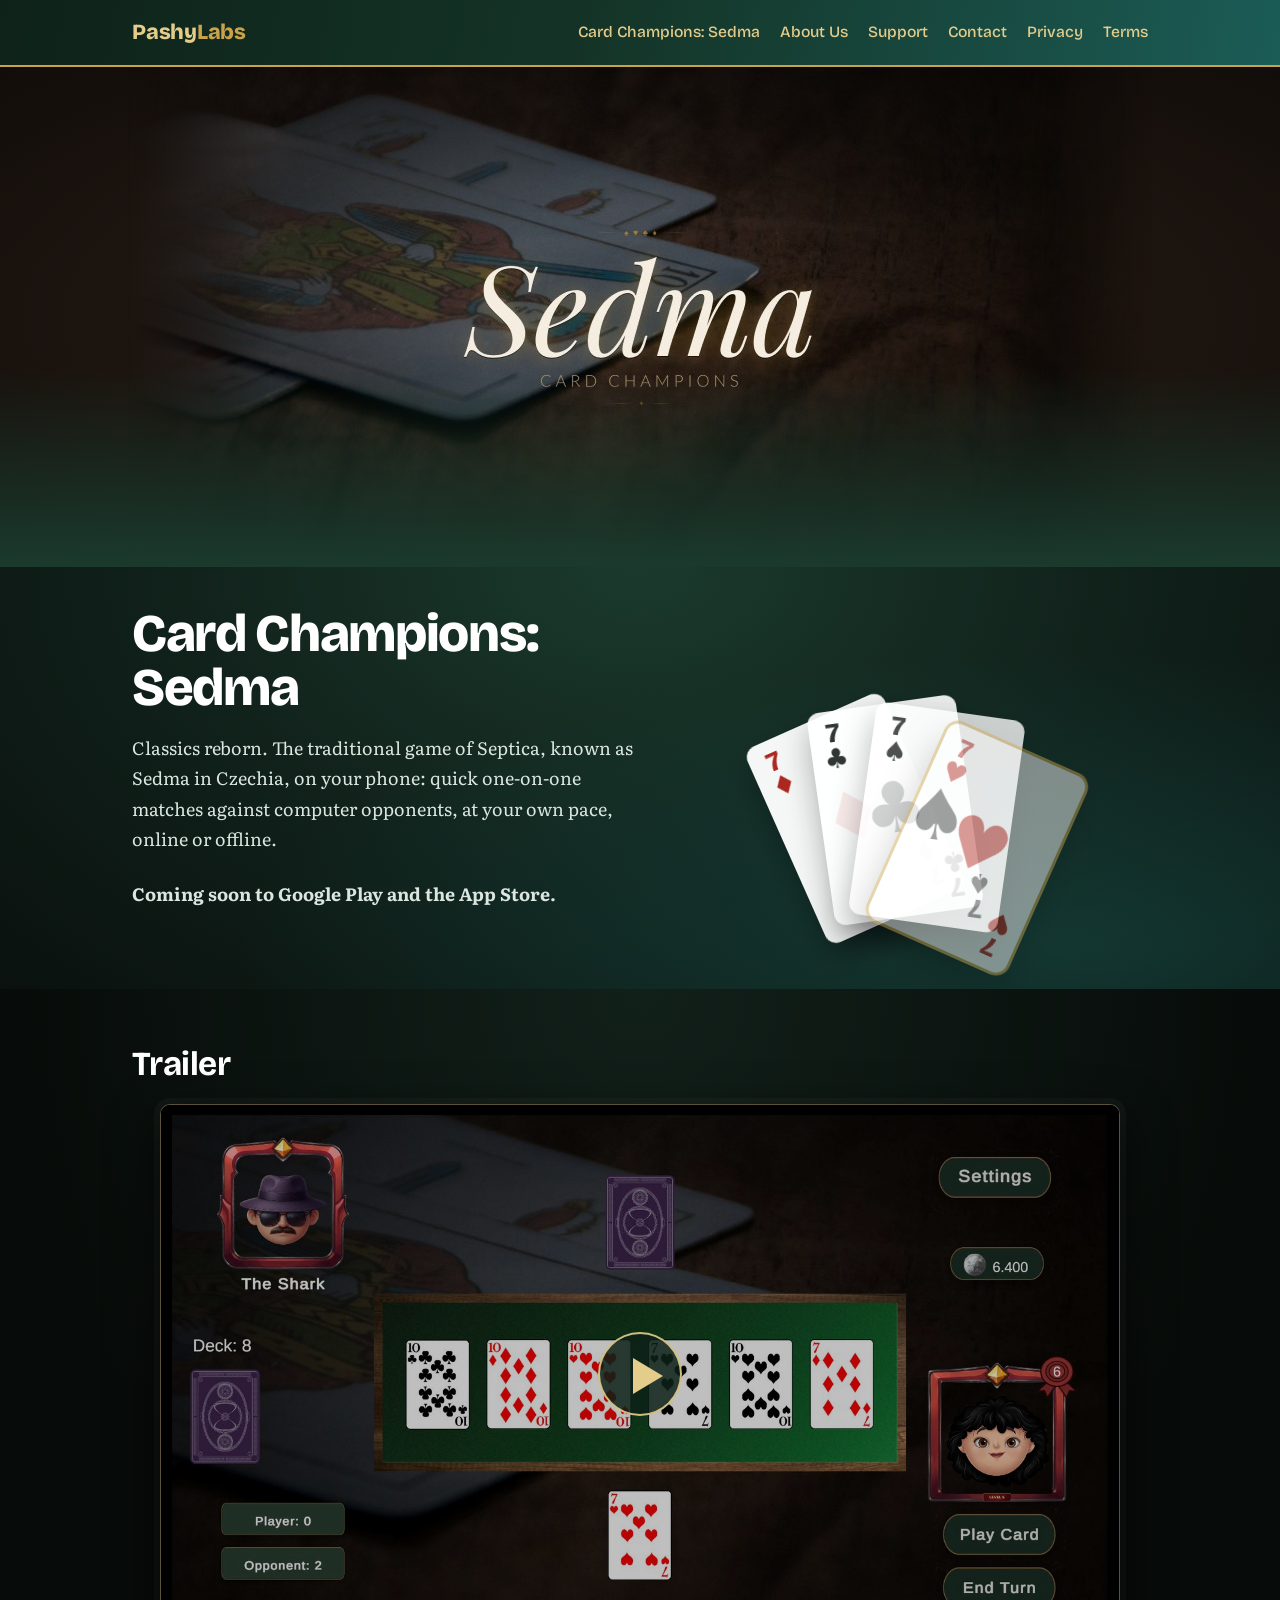
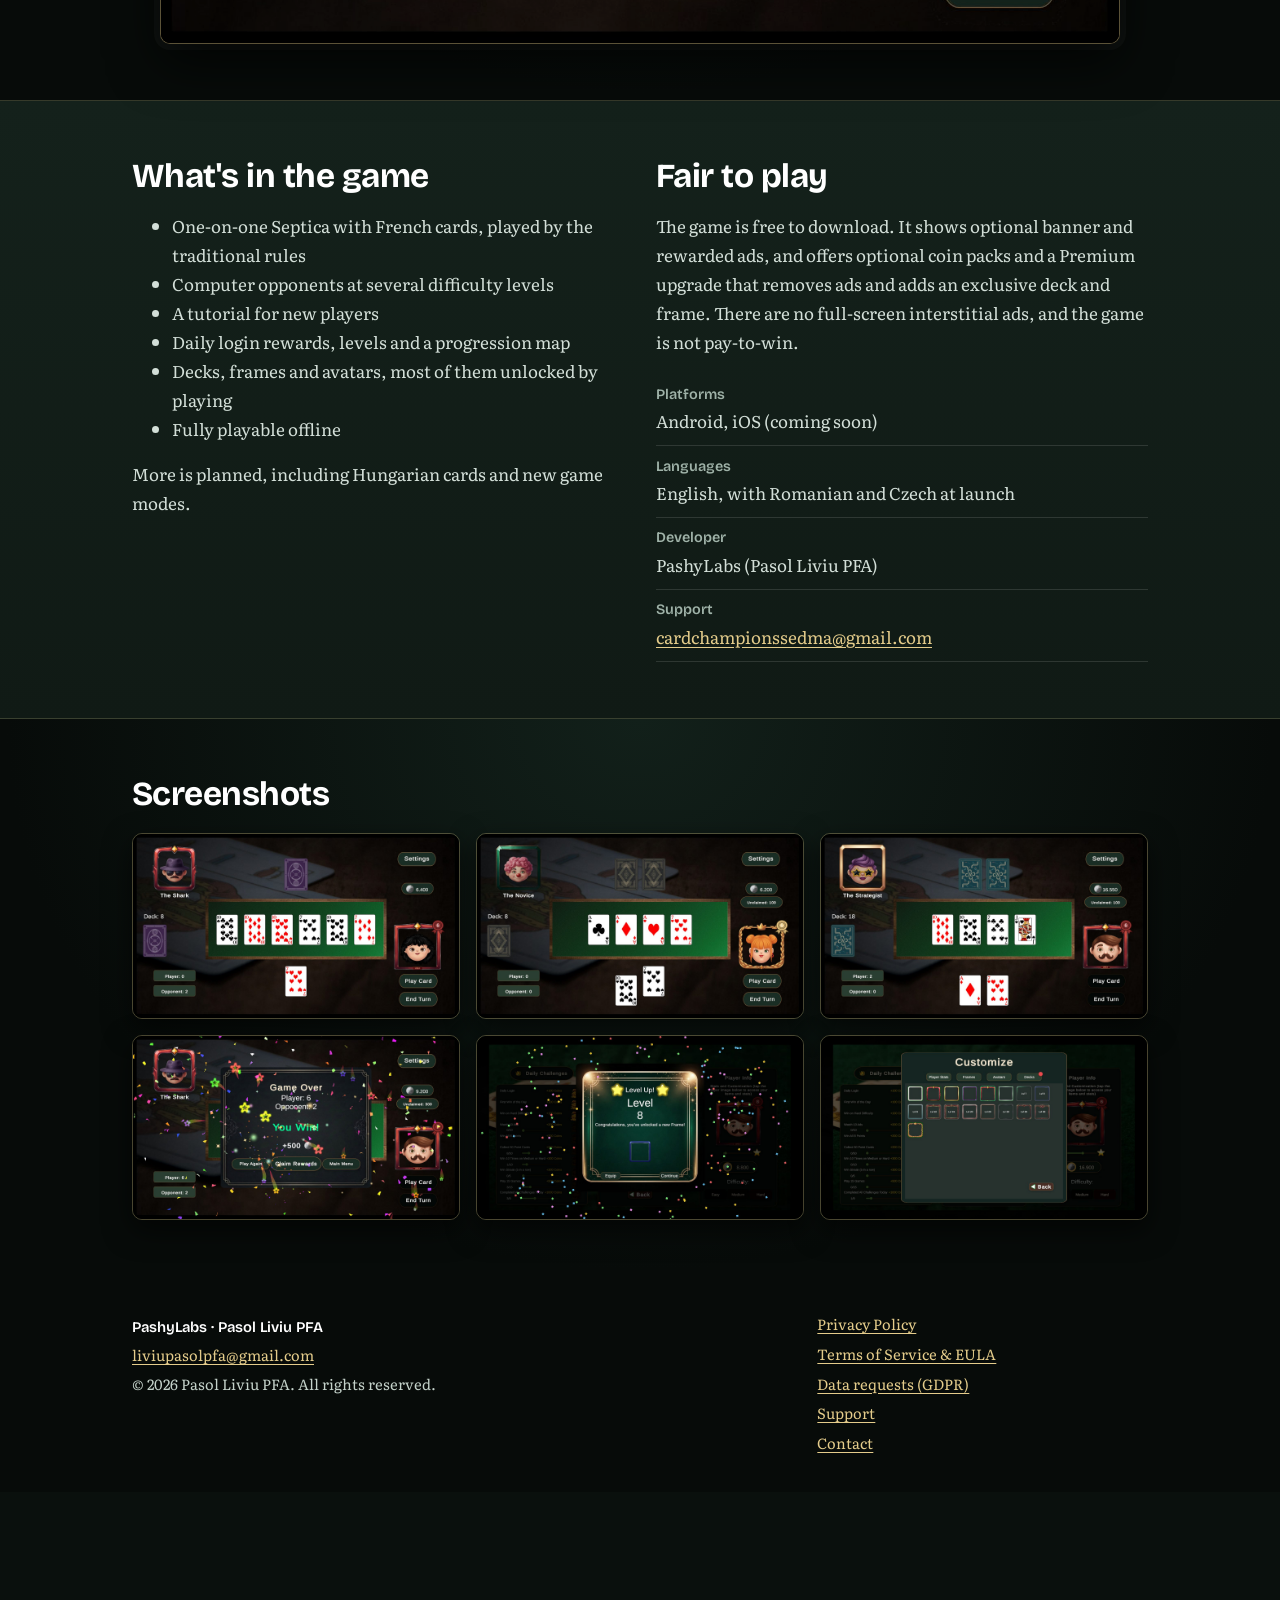
<file: sedma.html>
<!doctype html>
<html lang="en">
<head>
<meta charset="utf-8">
<meta name="viewport" content="width=device-width, initial-scale=1">
<title>Card Champions: Sedma</title>
<meta http-equiv="refresh" content="0; url=index.html">
<link rel="canonical" href="https://pashylabs.com/">
</head>
<body>
<p>This page has moved. <a href="index.html">Go to Card Champions: Sedma</a>.</p>
</body>
</html>
</file>
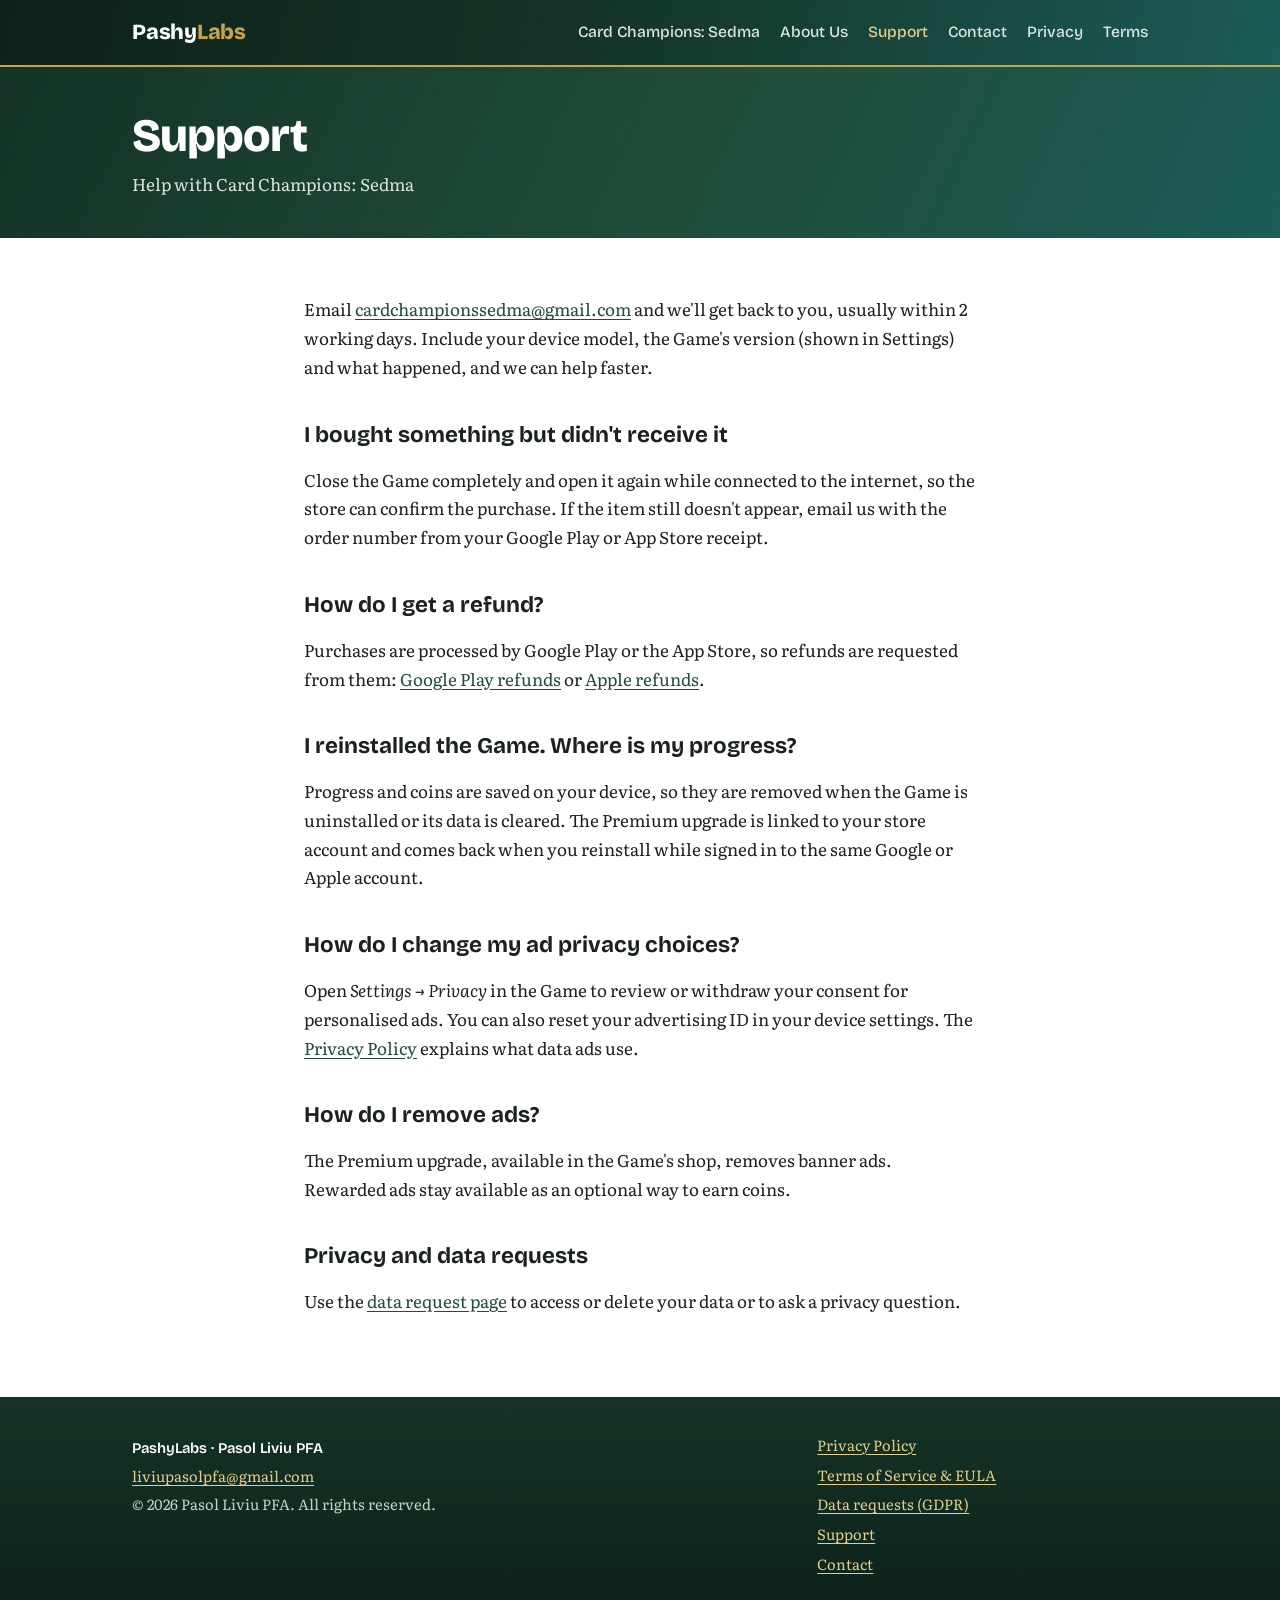
<file: support.html>
<!doctype html>
<html lang="en">
<head>
<meta charset="utf-8">
<meta name="viewport" content="width=device-width, initial-scale=1">
<title>Support – PashyLabs</title>
<meta name="description" content="Help and contact for Card Champions: Sedma.">
<link rel="stylesheet" href="style.css?v=5">
<link rel="icon" href="assets/icon.png">
</head>
<body>
<header class="site-header">
  <div class="wrap">
    <a class="wordmark" href="index.html">Pashy<span>Labs</span></a>
    <button class="menu-btn" type="button" aria-expanded="false" aria-controls="site-nav">Menu</button>
    <nav class="site-nav" id="site-nav" aria-label="Main">
      <a href="index.html">Card Champions: Sedma</a>
      <a href="about.html">About Us</a>
      <a href="support.html" aria-current="page">Support</a>
      <a href="contact.html">Contact</a>
      <a href="privacy.html">Privacy</a>
      <a href="terms.html">Terms</a>
    </nav>
  </div>
</header>

<header class="doc-head">
  <div class="wrap">
    <h1>Support</h1>
    <p>Help with Card Champions: Sedma</p>
  </div>
</header>

<main class="wrap doc">
  <p>Email <a href="mailto:cardchampionssedma@gmail.com">cardchampionssedma@gmail.com</a> and we'll get back to you, usually within 2 working days. Include your device model, the Game's version (shown in Settings) and what happened, and we can help faster.</p>

  <h2>I bought something but didn't receive it</h2>
  <p>Close the Game completely and open it again while connected to the internet, so the store can confirm the purchase. If the item still doesn't appear, email us with the order number from your Google Play or App Store receipt.</p>

  <h2>How do I get a refund?</h2>
  <p>Purchases are processed by Google Play or the App Store, so refunds are requested from them: <a href="https://support.google.com/googleplay/answer/2479637">Google Play refunds</a> or <a href="https://support.apple.com/118223">Apple refunds</a>.</p>

  <h2>I reinstalled the Game. Where is my progress?</h2>
  <p>Progress and coins are saved on your device, so they are removed when the Game is uninstalled or its data is cleared. The Premium upgrade is linked to your store account and comes back when you reinstall while signed in to the same Google or Apple account.</p>

  <h2>How do I change my ad privacy choices?</h2>
  <p>Open <em>Settings → Privacy</em> in the Game to review or withdraw your consent for personalised ads. You can also reset your advertising ID in your device settings. The <a href="privacy.html">Privacy Policy</a> explains what data ads use.</p>

  <h2>How do I remove ads?</h2>
  <p>The Premium upgrade, available in the Game's shop, removes banner ads. Rewarded ads stay available as an optional way to earn coins.</p>

  <h2>Privacy and data requests</h2>
  <p>Use the <a href="data-request.html">data request page</a> to access or delete your data or to ask a privacy question.</p>
</main>

<footer class="site-footer">
  <div class="wrap">
    <div>
      <p class="legal-name">PashyLabs · Pasol Liviu PFA</p>
      <p><a href="mailto:liviupasolpfa@gmail.com">liviupasolpfa@gmail.com</a></p>
      <p>© 2026 Pasol Liviu PFA. All rights reserved.</p>
    </div>
    <nav aria-label="Legal">
      <a href="privacy.html">Privacy Policy</a>
      <a href="terms.html">Terms of Service &amp; EULA</a>
      <a href="data-request.html">Data requests (GDPR)</a>
      <a href="support.html">Support</a>
      <a href="contact.html">Contact</a>
    </nav>
  </div>
</footer>
<script>
(function () {
  var b = document.querySelector('.menu-btn'), n = document.getElementById('site-nav');
  if (!b || !n) return;
  b.addEventListener('click', function () {
    var open = b.getAttribute('aria-expanded') === 'true';
    b.setAttribute('aria-expanded', String(!open));
    b.textContent = open ? 'Menu' : 'Close';
    n.classList.toggle('open', !open);
  });
})();
</script>
</body>
</html>
</file>
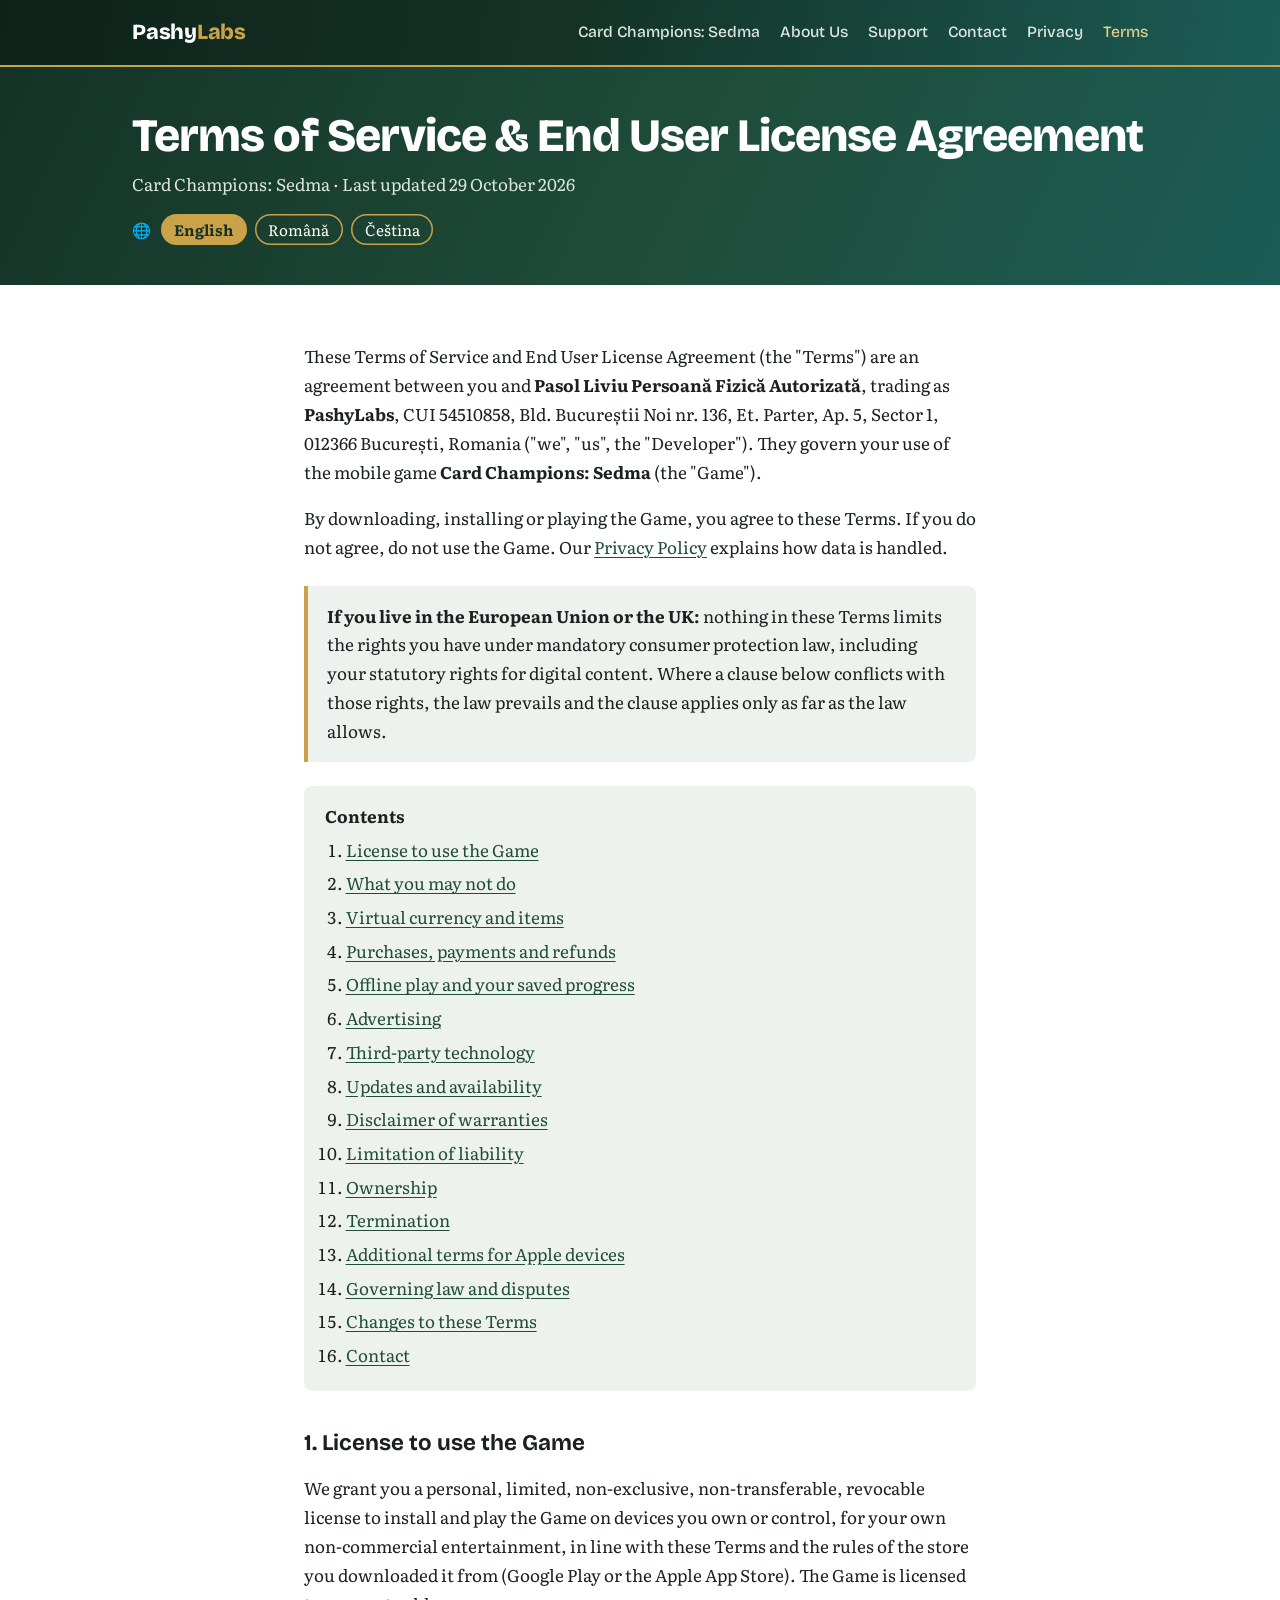
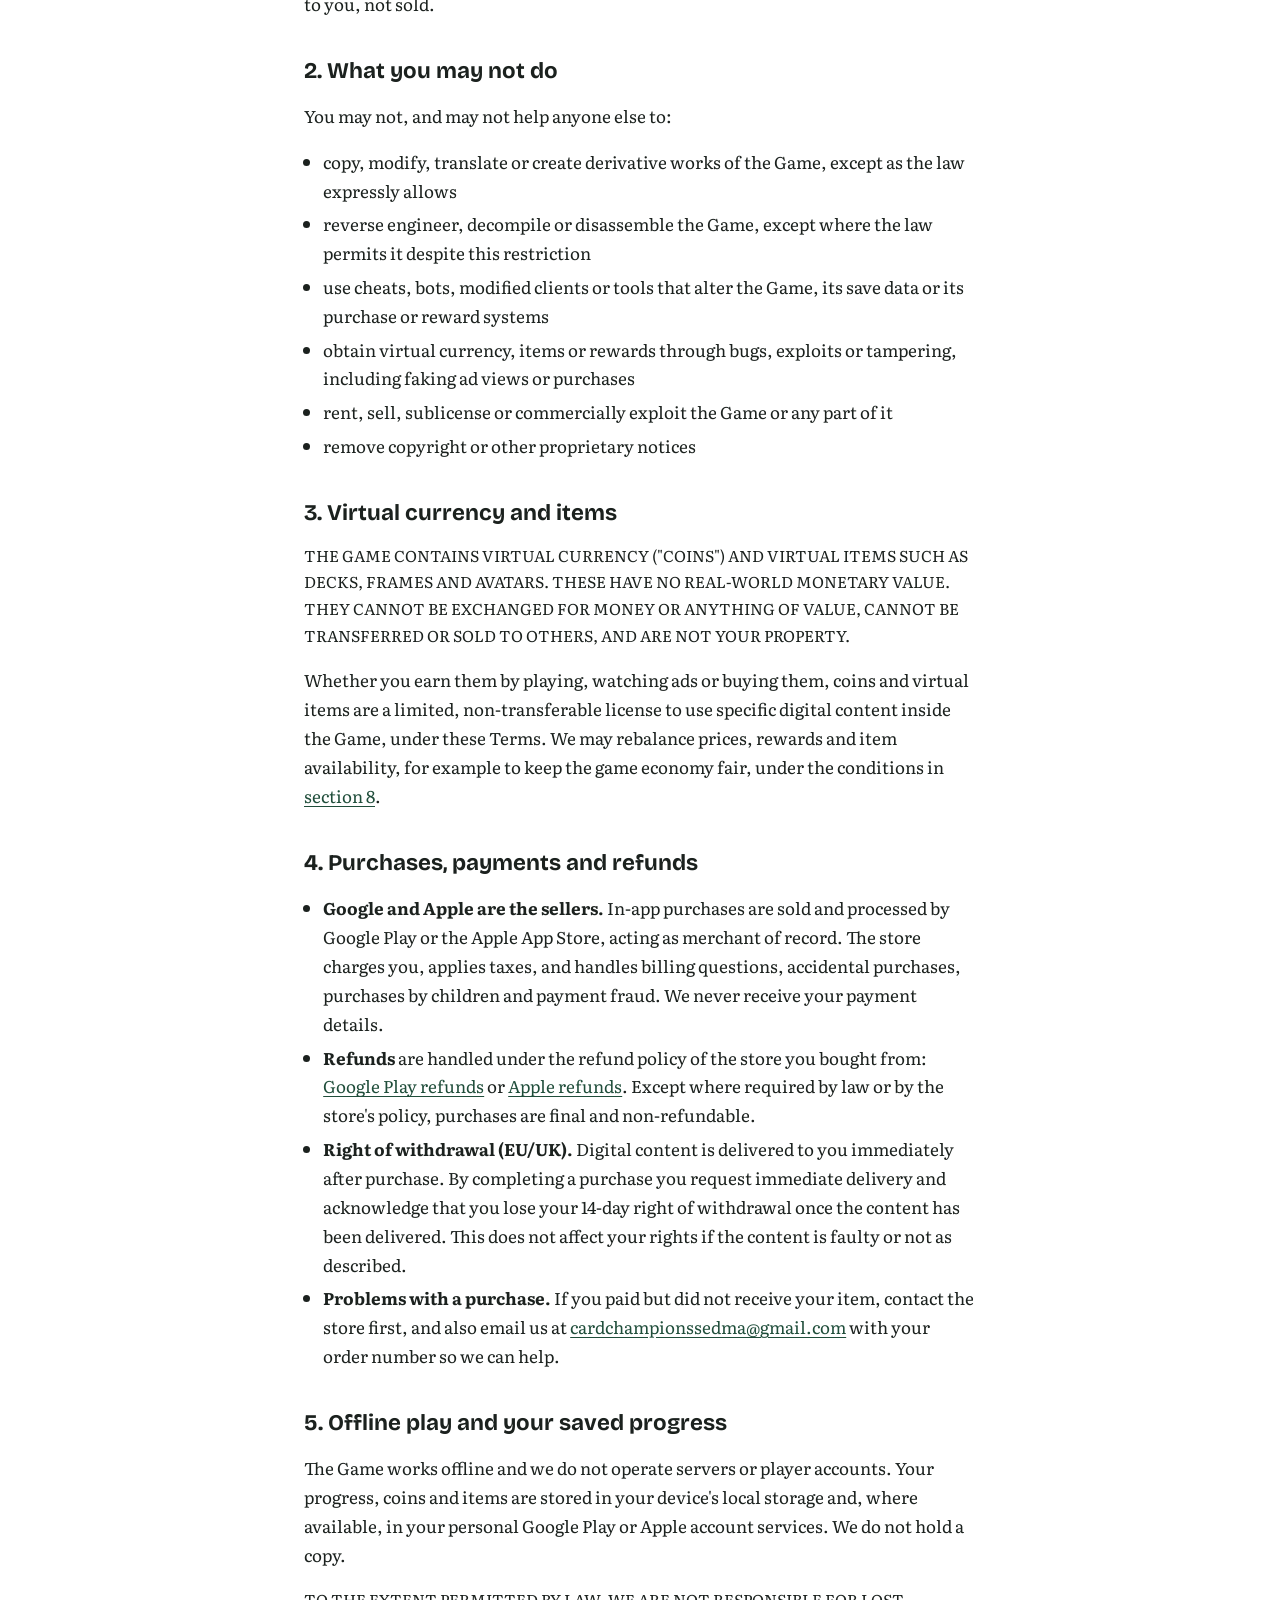
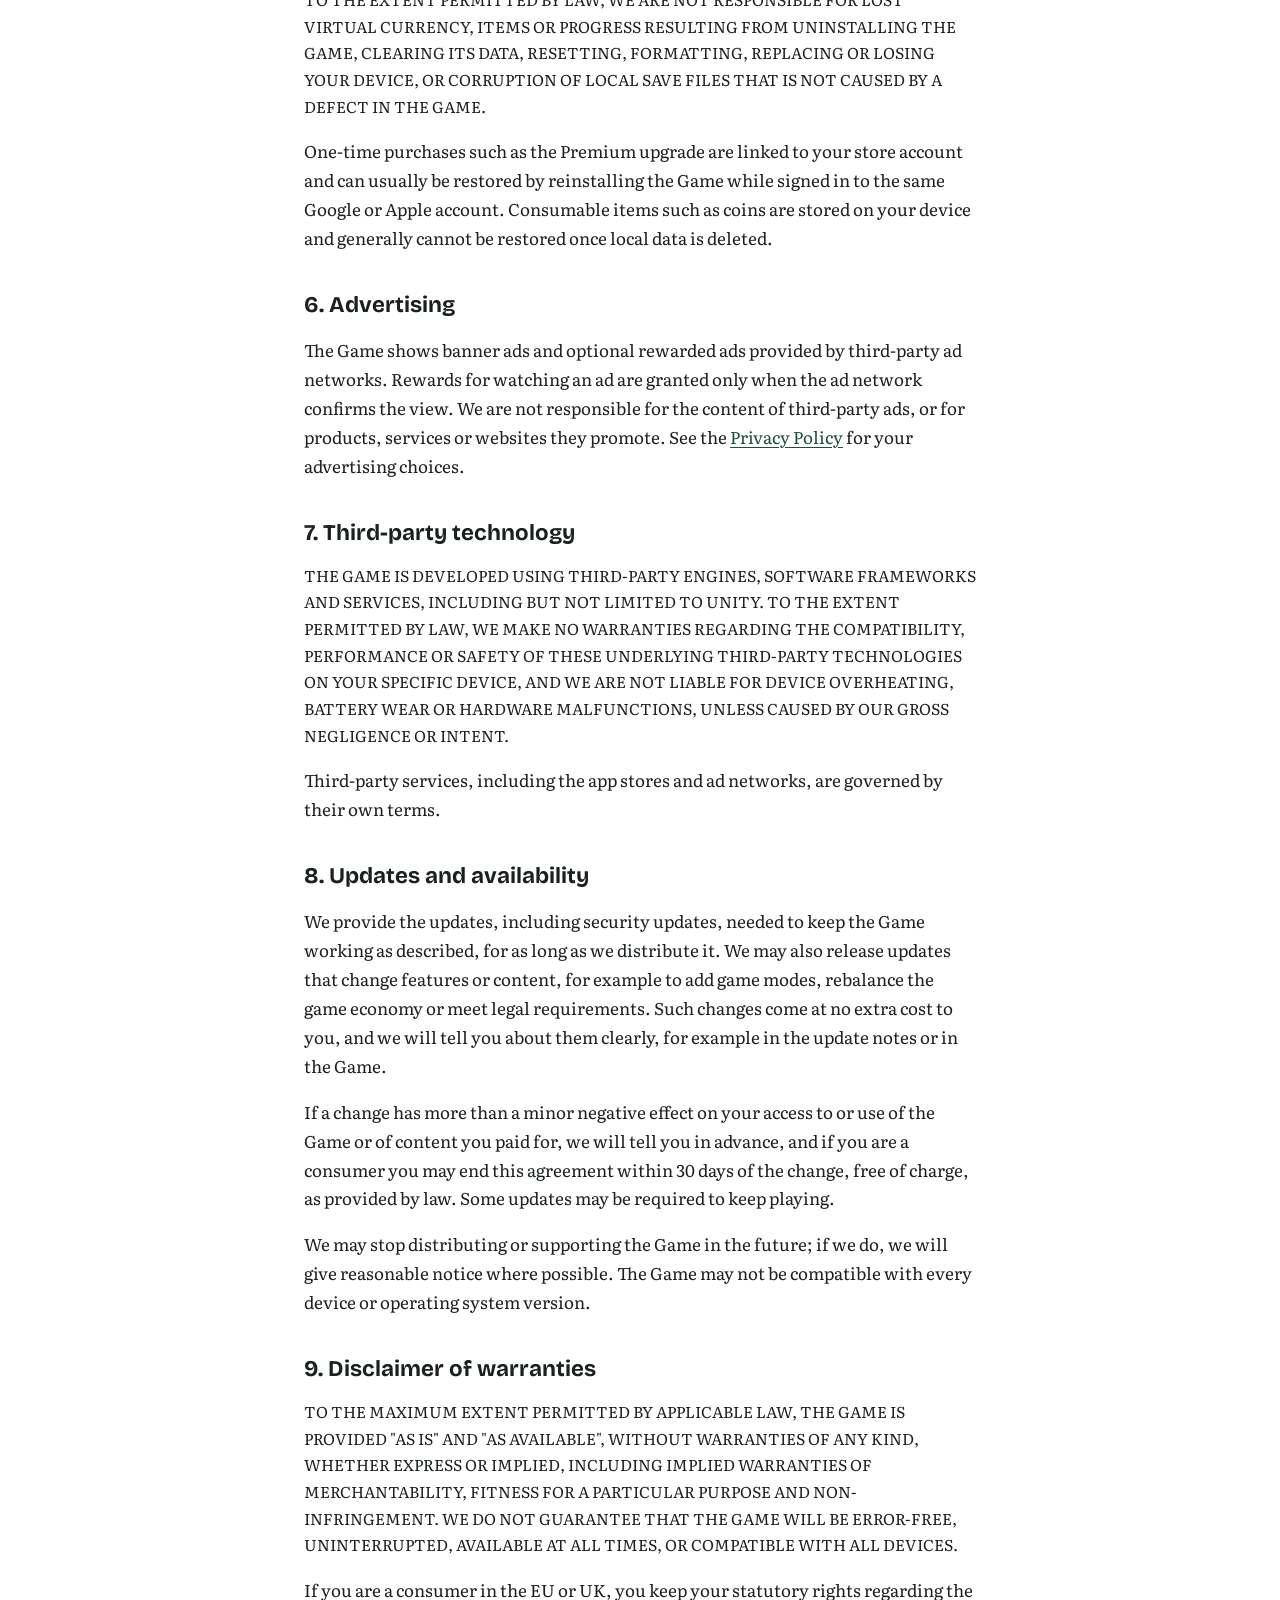
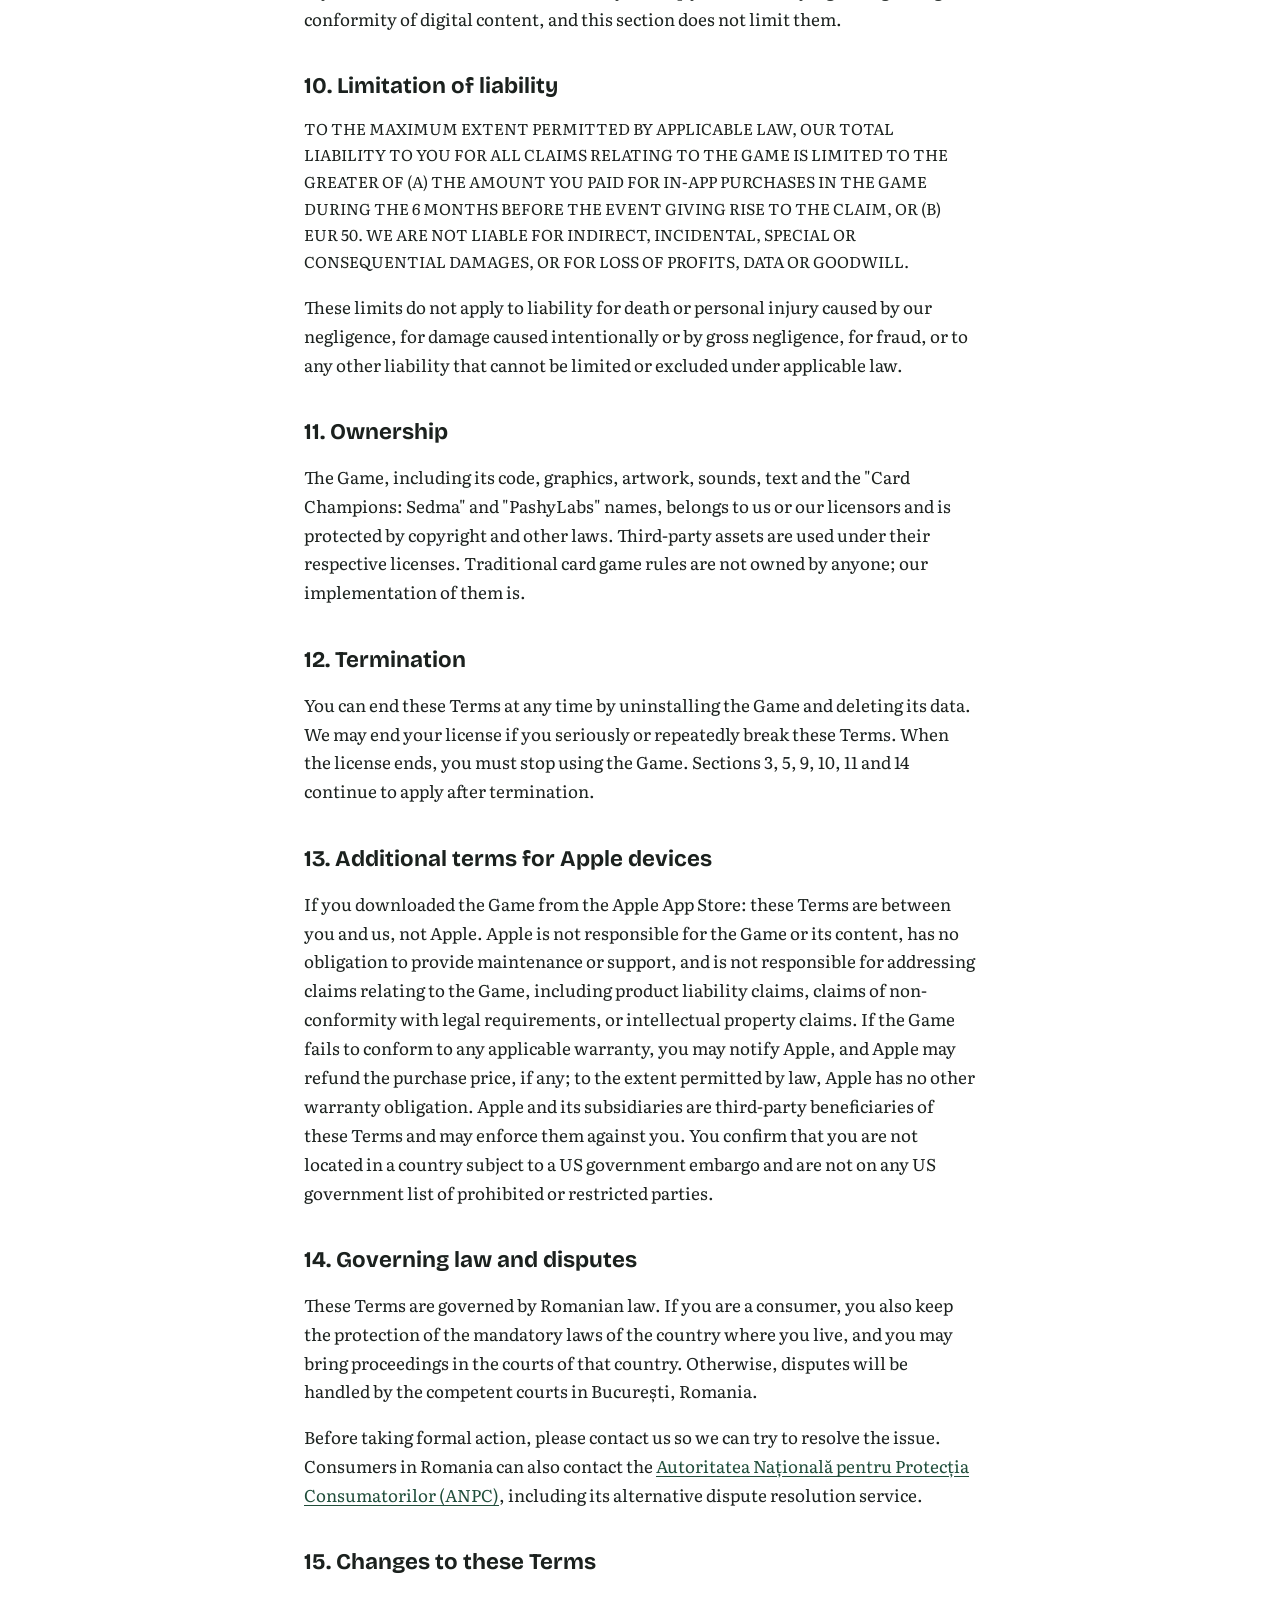
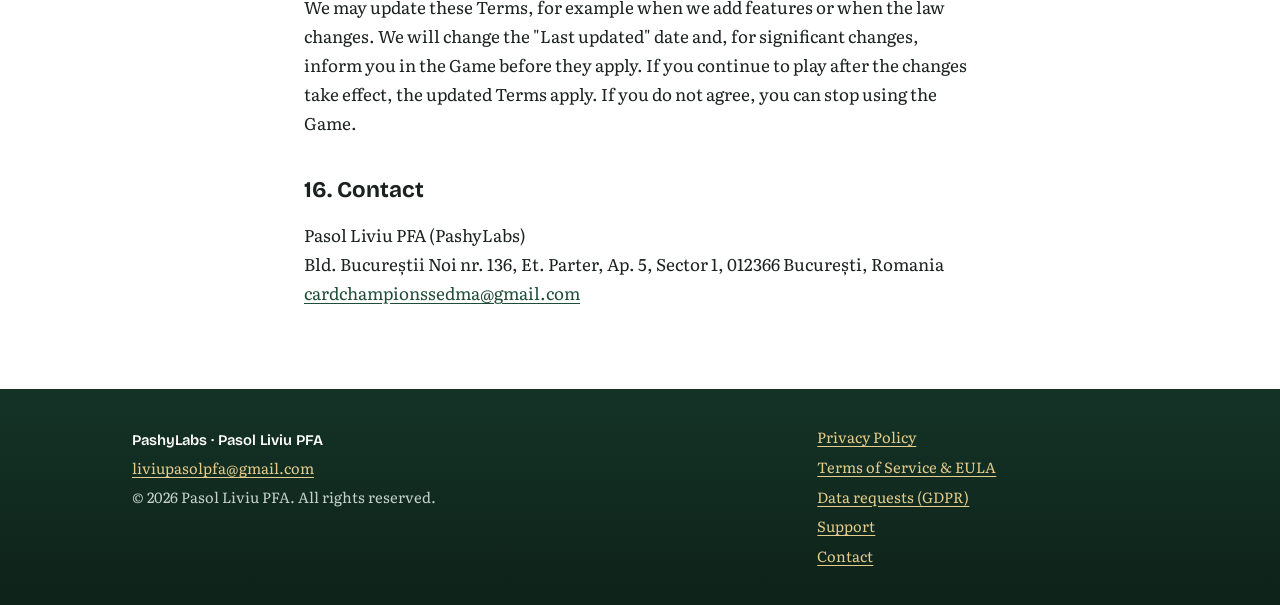
<file: terms.html>
<!doctype html>
<html lang="en">
<head>
<meta charset="utf-8">
<meta name="viewport" content="width=device-width, initial-scale=1">
<title>Terms of Service – PashyLabs</title>
<meta name="description" content="Terms of Service and End User License Agreement for Card Champions: Sedma.">
<link rel="stylesheet" href="style.css?v=5">
<link rel="icon" href="assets/icon.png">
<link rel="alternate" hreflang="en" href="https://pashylabs.com/terms.html">
<link rel="alternate" hreflang="ro" href="https://pashylabs.com/ro/terms.html">
<link rel="alternate" hreflang="cs" href="https://pashylabs.com/cs/terms.html">
<link rel="alternate" hreflang="x-default" href="https://pashylabs.com/terms.html">
</head>
<body>
<header class="site-header">
  <div class="wrap">
    <a class="wordmark" href="index.html">Pashy<span>Labs</span></a>
    <button class="menu-btn" type="button" aria-expanded="false" aria-controls="site-nav">Menu</button>
    <nav class="site-nav" id="site-nav" aria-label="Main">
      <a href="index.html">Card Champions: Sedma</a>
      <a href="about.html">About Us</a>
      <a href="support.html">Support</a>
      <a href="contact.html">Contact</a>
      <a href="privacy.html">Privacy</a>
      <a href="terms.html" aria-current="page">Terms</a>
    </nav>
  </div>
</header>

<header class="doc-head">
  <div class="wrap">
    <h1>Terms of Service &amp; End User License Agreement</h1>
    <p>Card Champions: Sedma · Last updated 29 October 2026</p>
    <p class="lang-switch"><span aria-current="true">English</span> <a href="ro/terms.html" hreflang="ro" lang="ro">Română</a> <a href="cs/terms.html" hreflang="cs" lang="cs">Čeština</a></p>
  </div>
</header>

<main class="wrap doc">
  <p>These Terms of Service and End User License Agreement (the "Terms") are an agreement between you and <strong>Pasol Liviu Persoană Fizică Autorizată</strong>, trading as <strong>PashyLabs</strong>, CUI 54510858, Bld. Bucureștii Noi nr. 136, Et. Parter, Ap. 5, Sector 1, 012366 București, Romania ("we", "us", the "Developer"). They govern your use of the mobile game <strong>Card Champions: Sedma</strong> (the "Game").</p>
  <p>By downloading, installing or playing the Game, you agree to these Terms. If you do not agree, do not use the Game. Our <a href="privacy.html">Privacy Policy</a> explains how data is handled.</p>

  <div class="note">
    <strong>If you live in the European Union or the UK:</strong> nothing in these Terms limits the rights you have under mandatory consumer protection law, including your statutory rights for digital content. Where a clause below conflicts with those rights, the law prevails and the clause applies only as far as the law allows.
  </div>

  <nav class="toc" aria-label="Contents">
    <strong>Contents</strong>
    <ol>
      <li><a href="#license">License to use the Game</a></li>
      <li><a href="#restrictions">What you may not do</a></li>
      <li><a href="#virtual">Virtual currency and items</a></li>
      <li><a href="#purchases">Purchases, payments and refunds</a></li>
      <li><a href="#saves">Offline play and your saved progress</a></li>
      <li><a href="#ads">Advertising</a></li>
      <li><a href="#thirdparty">Third-party technology</a></li>
      <li><a href="#updates">Updates and availability</a></li>
      <li><a href="#warranty">Disclaimer of warranties</a></li>
      <li><a href="#liability">Limitation of liability</a></li>
      <li><a href="#ip">Ownership</a></li>
      <li><a href="#termination">Termination</a></li>
      <li><a href="#apple">Additional terms for Apple devices</a></li>
      <li><a href="#law">Governing law and disputes</a></li>
      <li><a href="#changes">Changes to these Terms</a></li>
      <li><a href="#contact">Contact</a></li>
    </ol>
  </nav>

  <h2 id="license">1. License to use the Game</h2>
  <p>We grant you a personal, limited, non-exclusive, non-transferable, revocable license to install and play the Game on devices you own or control, for your own non-commercial entertainment, in line with these Terms and the rules of the store you downloaded it from (Google Play or the Apple App Store). The Game is licensed to you, not sold.</p>

  <h2 id="restrictions">2. What you may not do</h2>
  <p>You may not, and may not help anyone else to:</p>
  <ul>
    <li>copy, modify, translate or create derivative works of the Game, except as the law expressly allows</li>
    <li>reverse engineer, decompile or disassemble the Game, except where the law permits it despite this restriction</li>
    <li>use cheats, bots, modified clients or tools that alter the Game, its save data or its purchase or reward systems</li>
    <li>obtain virtual currency, items or rewards through bugs, exploits or tampering, including faking ad views or purchases</li>
    <li>rent, sell, sublicense or commercially exploit the Game or any part of it</li>
    <li>remove copyright or other proprietary notices</li>
  </ul>

  <h2 id="virtual">3. Virtual currency and items</h2>
  <p class="caps">THE GAME CONTAINS VIRTUAL CURRENCY ("COINS") AND VIRTUAL ITEMS SUCH AS DECKS, FRAMES AND AVATARS. THESE HAVE NO REAL-WORLD MONETARY VALUE. THEY CANNOT BE EXCHANGED FOR MONEY OR ANYTHING OF VALUE, CANNOT BE TRANSFERRED OR SOLD TO OTHERS, AND ARE NOT YOUR PROPERTY.</p>
  <p>Whether you earn them by playing, watching ads or buying them, coins and virtual items are a limited, non-transferable license to use specific digital content inside the Game, under these Terms. We may rebalance prices, rewards and item availability, for example to keep the game economy fair, under the conditions in <a href="#updates">section 8</a>.</p>

  <h2 id="purchases">4. Purchases, payments and refunds</h2>
  <ul>
    <li><strong>Google and Apple are the sellers.</strong> In-app purchases are sold and processed by Google Play or the Apple App Store, acting as merchant of record. The store charges you, applies taxes, and handles billing questions, accidental purchases, purchases by children and payment fraud. We never receive your payment details.</li>
    <li><strong>Refunds</strong> are handled under the refund policy of the store you bought from: <a href="https://support.google.com/googleplay/answer/2479637">Google Play refunds</a> or <a href="https://support.apple.com/118223">Apple refunds</a>. Except where required by law or by the store's policy, purchases are final and non-refundable.</li>
    <li><strong>Right of withdrawal (EU/UK).</strong> Digital content is delivered to you immediately after purchase. By completing a purchase you request immediate delivery and acknowledge that you lose your 14-day right of withdrawal once the content has been delivered. This does not affect your rights if the content is faulty or not as described.</li>
    <li><strong>Problems with a purchase.</strong> If you paid but did not receive your item, contact the store first, and also email us at <a href="mailto:cardchampionssedma@gmail.com">cardchampionssedma@gmail.com</a> with your order number so we can help.</li>
  </ul>

  <h2 id="saves">5. Offline play and your saved progress</h2>
  <p>The Game works offline and we do not operate servers or player accounts. Your progress, coins and items are stored in your device's local storage and, where available, in your personal Google Play or Apple account services. We do not hold a copy.</p>
  <p class="caps">TO THE EXTENT PERMITTED BY LAW, WE ARE NOT RESPONSIBLE FOR LOST VIRTUAL CURRENCY, ITEMS OR PROGRESS RESULTING FROM UNINSTALLING THE GAME, CLEARING ITS DATA, RESETTING, FORMATTING, REPLACING OR LOSING YOUR DEVICE, OR CORRUPTION OF LOCAL SAVE FILES THAT IS NOT CAUSED BY A DEFECT IN THE GAME.</p>
  <p>One-time purchases such as the Premium upgrade are linked to your store account and can usually be restored by reinstalling the Game while signed in to the same Google or Apple account. Consumable items such as coins are stored on your device and generally cannot be restored once local data is deleted.</p>

  <h2 id="ads">6. Advertising</h2>
  <p>The Game shows banner ads and optional rewarded ads provided by third-party ad networks. Rewards for watching an ad are granted only when the ad network confirms the view. We are not responsible for the content of third-party ads, or for products, services or websites they promote. See the <a href="privacy.html#collect">Privacy Policy</a> for your advertising choices.</p>

  <h2 id="thirdparty">7. Third-party technology</h2>
  <p class="caps">THE GAME IS DEVELOPED USING THIRD-PARTY ENGINES, SOFTWARE FRAMEWORKS AND SERVICES, INCLUDING BUT NOT LIMITED TO UNITY. TO THE EXTENT PERMITTED BY LAW, WE MAKE NO WARRANTIES REGARDING THE COMPATIBILITY, PERFORMANCE OR SAFETY OF THESE UNDERLYING THIRD-PARTY TECHNOLOGIES ON YOUR SPECIFIC DEVICE, AND WE ARE NOT LIABLE FOR DEVICE OVERHEATING, BATTERY WEAR OR HARDWARE MALFUNCTIONS, UNLESS CAUSED BY OUR GROSS NEGLIGENCE OR INTENT.</p>
  <p>Third-party services, including the app stores and ad networks, are governed by their own terms.</p>

  <h2 id="updates">8. Updates and availability</h2>
  <p>We provide the updates, including security updates, needed to keep the Game working as described, for as long as we distribute it. We may also release updates that change features or content, for example to add game modes, rebalance the game economy or meet legal requirements. Such changes come at no extra cost to you, and we will tell you about them clearly, for example in the update notes or in the Game.</p>
  <p>If a change has more than a minor negative effect on your access to or use of the Game or of content you paid for, we will tell you in advance, and if you are a consumer you may end this agreement within 30 days of the change, free of charge, as provided by law. Some updates may be required to keep playing.</p>
  <p>We may stop distributing or supporting the Game in the future; if we do, we will give reasonable notice where possible. The Game may not be compatible with every device or operating system version.</p>

  <h2 id="warranty">9. Disclaimer of warranties</h2>
  <p class="caps">TO THE MAXIMUM EXTENT PERMITTED BY APPLICABLE LAW, THE GAME IS PROVIDED "AS IS" AND "AS AVAILABLE", WITHOUT WARRANTIES OF ANY KIND, WHETHER EXPRESS OR IMPLIED, INCLUDING IMPLIED WARRANTIES OF MERCHANTABILITY, FITNESS FOR A PARTICULAR PURPOSE AND NON-INFRINGEMENT. WE DO NOT GUARANTEE THAT THE GAME WILL BE ERROR-FREE, UNINTERRUPTED, AVAILABLE AT ALL TIMES, OR COMPATIBLE WITH ALL DEVICES.</p>
  <p>If you are a consumer in the EU or UK, you keep your statutory rights regarding the conformity of digital content, and this section does not limit them.</p>

  <h2 id="liability">10. Limitation of liability</h2>
  <p class="caps">TO THE MAXIMUM EXTENT PERMITTED BY APPLICABLE LAW, OUR TOTAL LIABILITY TO YOU FOR ALL CLAIMS RELATING TO THE GAME IS LIMITED TO THE GREATER OF (A) THE AMOUNT YOU PAID FOR IN-APP PURCHASES IN THE GAME DURING THE 6 MONTHS BEFORE THE EVENT GIVING RISE TO THE CLAIM, OR (B) EUR 50. WE ARE NOT LIABLE FOR INDIRECT, INCIDENTAL, SPECIAL OR CONSEQUENTIAL DAMAGES, OR FOR LOSS OF PROFITS, DATA OR GOODWILL.</p>
  <p>These limits do not apply to liability for death or personal injury caused by our negligence, for damage caused intentionally or by gross negligence, for fraud, or to any other liability that cannot be limited or excluded under applicable law.</p>

  <h2 id="ip">11. Ownership</h2>
  <p>The Game, including its code, graphics, artwork, sounds, text and the "Card Champions: Sedma" and "PashyLabs" names, belongs to us or our licensors and is protected by copyright and other laws. Third-party assets are used under their respective licenses. Traditional card game rules are not owned by anyone; our implementation of them is.</p>

  <h2 id="termination">12. Termination</h2>
  <p>You can end these Terms at any time by uninstalling the Game and deleting its data. We may end your license if you seriously or repeatedly break these Terms. When the license ends, you must stop using the Game. Sections 3, 5, 9, 10, 11 and 14 continue to apply after termination.</p>

  <h2 id="apple">13. Additional terms for Apple devices</h2>
  <p>If you downloaded the Game from the Apple App Store: these Terms are between you and us, not Apple. Apple is not responsible for the Game or its content, has no obligation to provide maintenance or support, and is not responsible for addressing claims relating to the Game, including product liability claims, claims of non-conformity with legal requirements, or intellectual property claims. If the Game fails to conform to any applicable warranty, you may notify Apple, and Apple may refund the purchase price, if any; to the extent permitted by law, Apple has no other warranty obligation. Apple and its subsidiaries are third-party beneficiaries of these Terms and may enforce them against you. You confirm that you are not located in a country subject to a US government embargo and are not on any US government list of prohibited or restricted parties.</p>

  <h2 id="law">14. Governing law and disputes</h2>
  <p>These Terms are governed by Romanian law. If you are a consumer, you also keep the protection of the mandatory laws of the country where you live, and you may bring proceedings in the courts of that country. Otherwise, disputes will be handled by the competent courts in București, Romania.</p>
  <p>Before taking formal action, please contact us so we can try to resolve the issue. Consumers in Romania can also contact the <a href="https://anpc.ro/">Autoritatea Națională pentru Protecția Consumatorilor (ANPC)</a>, including its alternative dispute resolution service.</p>

  <h2 id="changes">15. Changes to these Terms</h2>
  <p>We may update these Terms, for example when we add features or when the law changes. We will change the "Last updated" date and, for significant changes, inform you in the Game before they apply. If you continue to play after the changes take effect, the updated Terms apply. If you do not agree, you can stop using the Game.</p>

  <h2 id="contact">16. Contact</h2>
  <p>Pasol Liviu PFA (PashyLabs)<br>
  Bld. Bucureștii Noi nr. 136, Et. Parter, Ap. 5, Sector 1, 012366 București, Romania<br>
  <a href="mailto:cardchampionssedma@gmail.com">cardchampionssedma@gmail.com</a></p>
</main>

<footer class="site-footer">
  <div class="wrap">
    <div>
      <p class="legal-name">PashyLabs · Pasol Liviu PFA</p>
      <p><a href="mailto:liviupasolpfa@gmail.com">liviupasolpfa@gmail.com</a></p>
      <p>© 2026 Pasol Liviu PFA. All rights reserved.</p>
    </div>
    <nav aria-label="Legal">
      <a href="privacy.html">Privacy Policy</a>
      <a href="terms.html">Terms of Service &amp; EULA</a>
      <a href="data-request.html">Data requests (GDPR)</a>
      <a href="support.html">Support</a>
      <a href="contact.html">Contact</a>
    </nav>
  </div>
</footer>
<script>
(function () {
  var b = document.querySelector('.menu-btn'), n = document.getElementById('site-nav');
  if (!b || !n) return;
  b.addEventListener('click', function () {
    var open = b.getAttribute('aria-expanded') === 'true';
    b.setAttribute('aria-expanded', String(!open));
    b.textContent = open ? 'Menu' : 'Close';
    n.classList.toggle('open', !open);
  });
})();
</script>
</body>
</html>
</file>
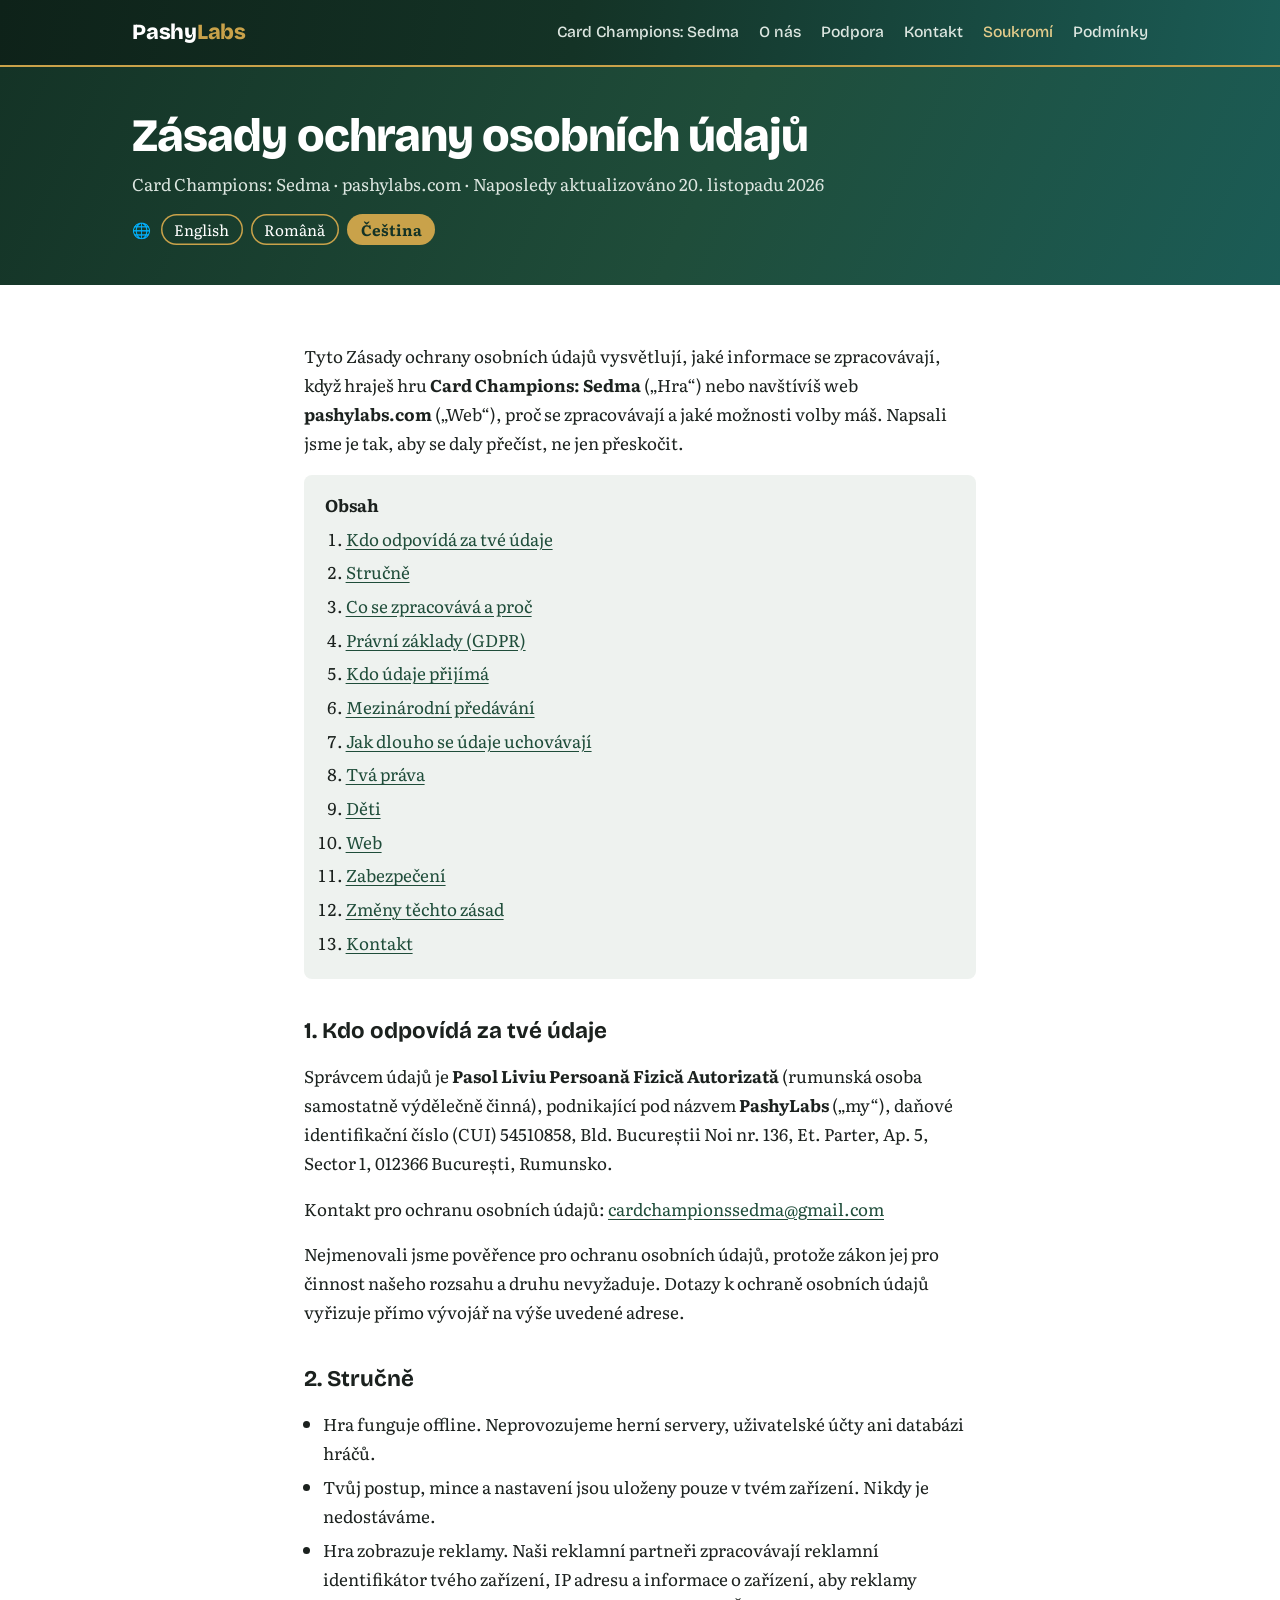
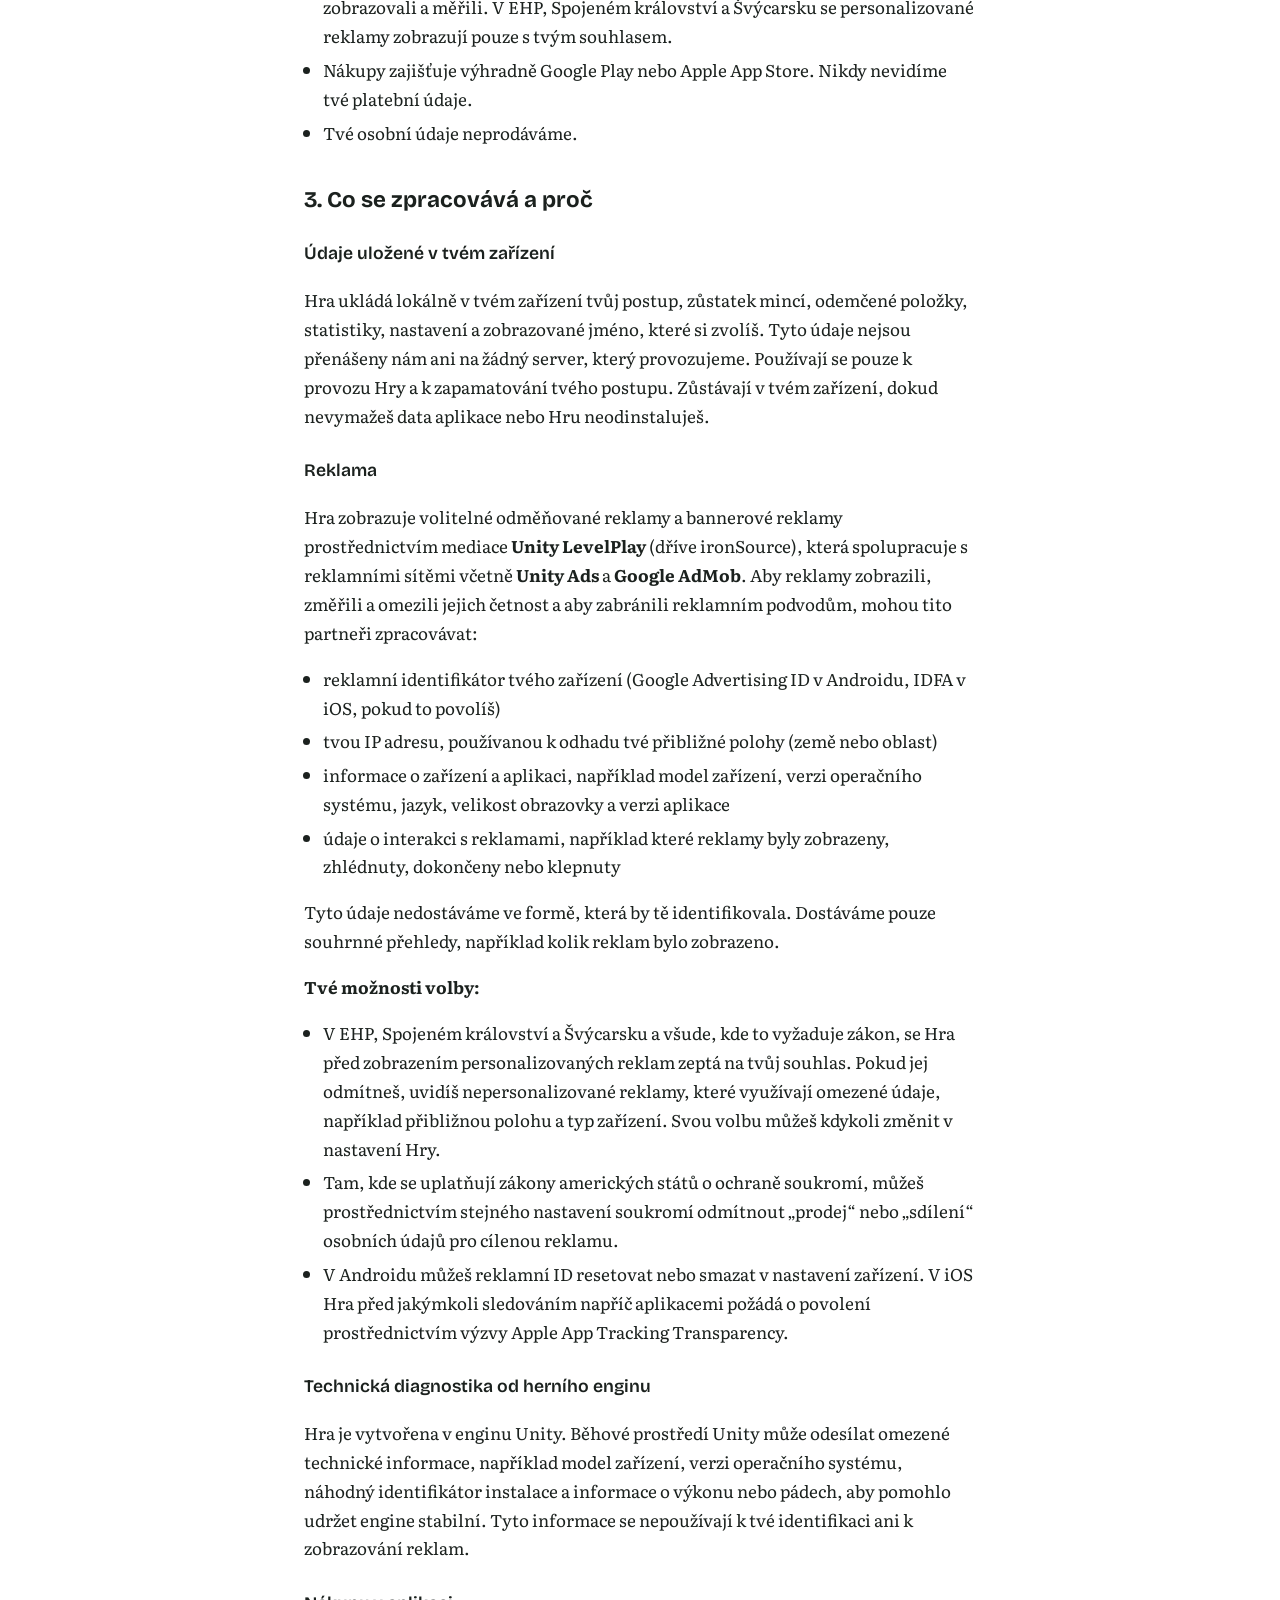
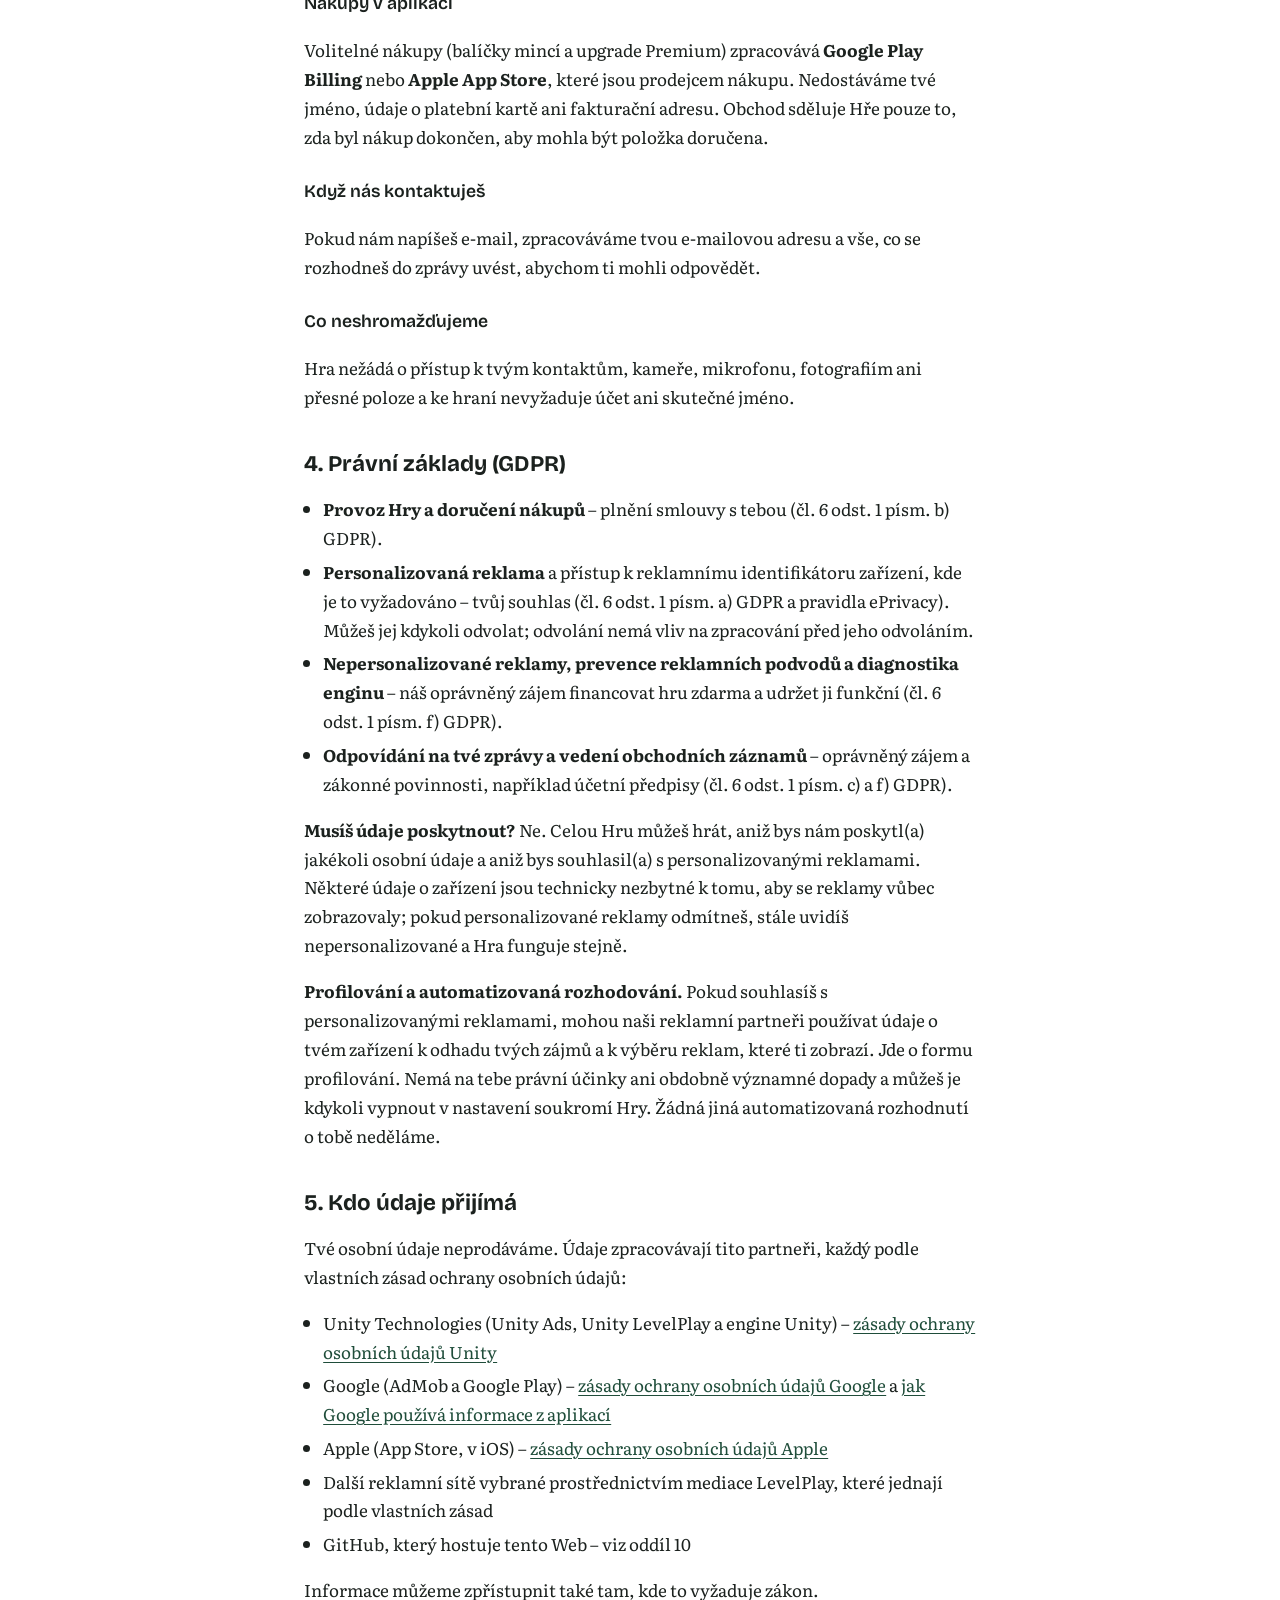
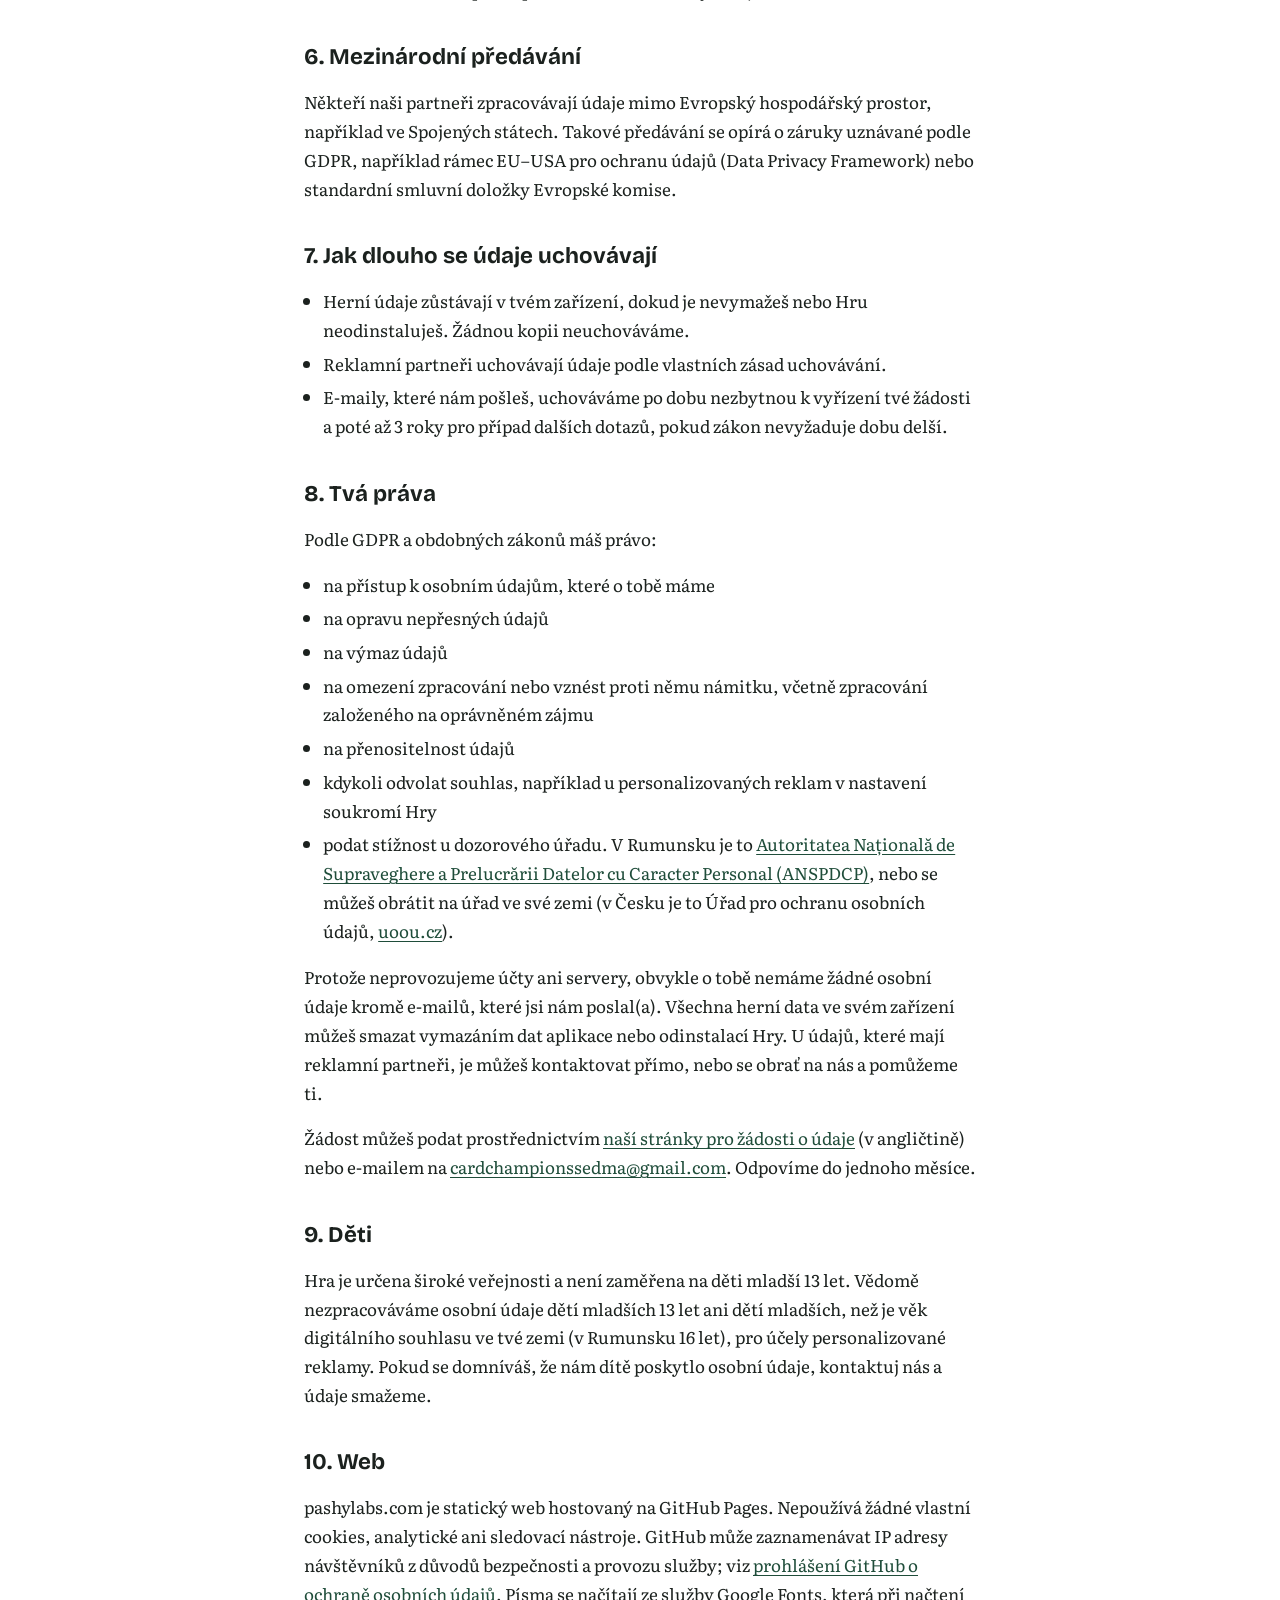
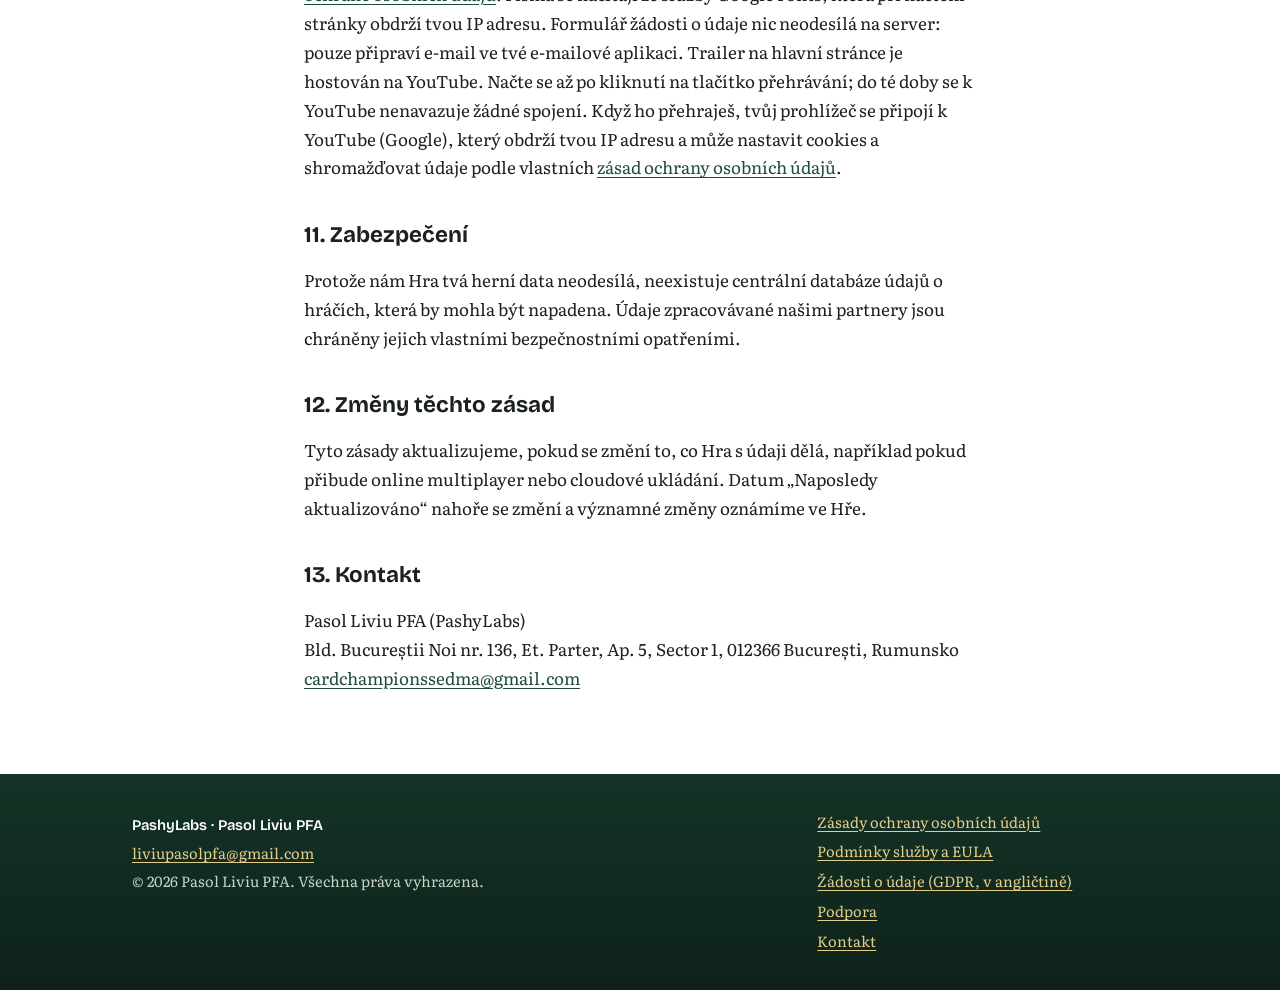
<file: cs/privacy.html>
<!doctype html>
<html lang="cs">
<head>
<meta charset="utf-8">
<meta name="viewport" content="width=device-width, initial-scale=1">
<title>Zásady ochrany osobních údajů – PashyLabs</title>
<meta name="description" content="Zásady ochrany osobních údajů pro Card Champions: Sedma a web PashyLabs.">
<link rel="stylesheet" href="../style.css?v=5">
<link rel="icon" href="../assets/icon.png">
<link rel="alternate" hreflang="en" href="https://pashylabs.com/privacy.html">
<link rel="alternate" hreflang="ro" href="https://pashylabs.com/ro/privacy.html">
<link rel="alternate" hreflang="cs" href="https://pashylabs.com/cs/privacy.html">
<link rel="alternate" hreflang="x-default" href="https://pashylabs.com/privacy.html">
</head>
<body>
<header class="site-header">
  <div class="wrap">
    <a class="wordmark" href="../index.html">Pashy<span>Labs</span></a>
    <button class="menu-btn" type="button" aria-expanded="false" aria-controls="site-nav">Menu</button>
    <nav class="site-nav" id="site-nav" aria-label="Main">
      <a href="../index.html">Card Champions: Sedma</a>
      <a href="../about.html">O nás</a>
      <a href="../support.html">Podpora</a>
      <a href="../contact.html">Kontakt</a>
      <a href="privacy.html" aria-current="page">Soukromí</a>
      <a href="terms.html">Podmínky</a>
    </nav>
  </div>
</header>

<header class="doc-head">
  <div class="wrap">
    <h1>Zásady ochrany osobních údajů</h1>
    <p>Card Champions: Sedma · pashylabs.com · Naposledy aktualizováno 20. listopadu 2026</p>
    <p class="lang-switch"><a href="../privacy.html" hreflang="en" lang="en">English</a> <a href="../ro/privacy.html" hreflang="ro" lang="ro">Română</a> <span aria-current="true">Čeština</span></p>
  </div>
</header>

<main class="wrap doc">
  <p>Tyto Zásady ochrany osobních údajů vysvětlují, jaké informace se zpracovávají, když hraješ hru <strong>Card Champions: Sedma</strong> („Hra“) nebo navštívíš web <strong>pashylabs.com</strong> („Web“), proč se zpracovávají a jaké možnosti volby máš. Napsali jsme je tak, aby se daly přečíst, ne jen přeskočit.</p>

  <nav class="toc" aria-label="Obsah">
    <strong>Obsah</strong>
    <ol>
      <li><a href="#controller">Kdo odpovídá za tvé údaje</a></li>
      <li><a href="#short">Stručně</a></li>
      <li><a href="#collect">Co se zpracovává a proč</a></li>
      <li><a href="#legal">Právní základy (GDPR)</a></li>
      <li><a href="#sharing">Kdo údaje přijímá</a></li>
      <li><a href="#transfers">Mezinárodní předávání</a></li>
      <li><a href="#retention">Jak dlouho se údaje uchovávají</a></li>
      <li><a href="#rights">Tvá práva</a></li>
      <li><a href="#children">Děti</a></li>
      <li><a href="#website">Web</a></li>
      <li><a href="#security">Zabezpečení</a></li>
      <li><a href="#changes">Změny těchto zásad</a></li>
      <li><a href="#contact">Kontakt</a></li>
    </ol>
  </nav>

  <h2 id="controller">1. Kdo odpovídá za tvé údaje</h2>
  <p>Správcem údajů je <strong>Pasol Liviu Persoană Fizică Autorizată</strong> (rumunská osoba samostatně výdělečně činná), podnikající pod názvem <strong>PashyLabs</strong> („my“), daňové identifikační číslo (CUI) 54510858, Bld. Bucureștii Noi nr. 136, Et. Parter, Ap. 5, Sector 1, 012366 București, Rumunsko.</p>
  <p>Kontakt pro ochranu osobních údajů: <a href="mailto:cardchampionssedma@gmail.com">cardchampionssedma@gmail.com</a></p>
  <p>Nejmenovali jsme pověřence pro ochranu osobních údajů, protože zákon jej pro činnost našeho rozsahu a druhu nevyžaduje. Dotazy k ochraně osobních údajů vyřizuje přímo vývojář na výše uvedené adrese.</p>

  <h2 id="short">2. Stručně</h2>
  <ul>
    <li>Hra funguje offline. Neprovozujeme herní servery, uživatelské účty ani databázi hráčů.</li>
    <li>Tvůj postup, mince a nastavení jsou uloženy pouze v tvém zařízení. Nikdy je nedostáváme.</li>
    <li>Hra zobrazuje reklamy. Naši reklamní partneři zpracovávají reklamní identifikátor tvého zařízení, IP adresu a informace o zařízení, aby reklamy zobrazovali a měřili. V EHP, Spojeném království a Švýcarsku se personalizované reklamy zobrazují pouze s tvým souhlasem.</li>
    <li>Nákupy zajišťuje výhradně Google Play nebo Apple App Store. Nikdy nevidíme tvé platební údaje.</li>
    <li>Tvé osobní údaje neprodáváme.</li>
  </ul>

  <h2 id="collect">3. Co se zpracovává a proč</h2>

  <h3>Údaje uložené v tvém zařízení</h3>
  <p>Hra ukládá lokálně v tvém zařízení tvůj postup, zůstatek mincí, odemčené položky, statistiky, nastavení a zobrazované jméno, které si zvolíš. Tyto údaje nejsou přenášeny nám ani na žádný server, který provozujeme. Používají se pouze k provozu Hry a k zapamatování tvého postupu. Zůstávají v tvém zařízení, dokud nevymažeš data aplikace nebo Hru neodinstaluješ.</p>

  <h3>Reklama</h3>
  <p>Hra zobrazuje volitelné odměňované reklamy a bannerové reklamy prostřednictvím mediace <strong>Unity LevelPlay</strong> (dříve ironSource), která spolupracuje s reklamními sítěmi včetně <strong>Unity Ads</strong> a <strong>Google AdMob</strong>. Aby reklamy zobrazili, změřili a omezili jejich četnost a aby zabránili reklamním podvodům, mohou tito partneři zpracovávat:</p>
  <ul>
    <li>reklamní identifikátor tvého zařízení (Google Advertising ID v Androidu, IDFA v iOS, pokud to povolíš)</li>
    <li>tvou IP adresu, používanou k odhadu tvé přibližné polohy (země nebo oblast)</li>
    <li>informace o zařízení a aplikaci, například model zařízení, verzi operačního systému, jazyk, velikost obrazovky a verzi aplikace</li>
    <li>údaje o interakci s reklamami, například které reklamy byly zobrazeny, zhlédnuty, dokončeny nebo klepnuty</li>
  </ul>
  <p>Tyto údaje nedostáváme ve formě, která by tě identifikovala. Dostáváme pouze souhrnné přehledy, například kolik reklam bylo zobrazeno.</p>
  <p><strong>Tvé možnosti volby:</strong></p>
  <ul>
    <li>V EHP, Spojeném království a Švýcarsku a všude, kde to vyžaduje zákon, se Hra před zobrazením personalizovaných reklam zeptá na tvůj souhlas. Pokud jej odmítneš, uvidíš nepersonalizované reklamy, které využívají omezené údaje, například přibližnou polohu a typ zařízení. Svou volbu můžeš kdykoli změnit v nastavení Hry.</li>
    <li>Tam, kde se uplatňují zákony amerických států o ochraně soukromí, můžeš prostřednictvím stejného nastavení soukromí odmítnout „prodej“ nebo „sdílení“ osobních údajů pro cílenou reklamu.</li>
    <li>V Androidu můžeš reklamní ID resetovat nebo smazat v nastavení zařízení. V iOS Hra před jakýmkoli sledováním napříč aplikacemi požádá o povolení prostřednictvím výzvy Apple App Tracking Transparency.</li>
  </ul>

  <h3>Technická diagnostika od herního enginu</h3>
  <p>Hra je vytvořena v enginu Unity. Běhové prostředí Unity může odesílat omezené technické informace, například model zařízení, verzi operačního systému, náhodný identifikátor instalace a informace o výkonu nebo pádech, aby pomohlo udržet engine stabilní. Tyto informace se nepoužívají k tvé identifikaci ani k zobrazování reklam.</p>

  <h3>Nákupy v aplikaci</h3>
  <p>Volitelné nákupy (balíčky mincí a upgrade Premium) zpracovává <strong>Google Play Billing</strong> nebo <strong>Apple App Store</strong>, které jsou prodejcem nákupu. Nedostáváme tvé jméno, údaje o platební kartě ani fakturační adresu. Obchod sděluje Hře pouze to, zda byl nákup dokončen, aby mohla být položka doručena.</p>

  <h3>Když nás kontaktuješ</h3>
  <p>Pokud nám napíšeš e-mail, zpracováváme tvou e-mailovou adresu a vše, co se rozhodneš do zprávy uvést, abychom ti mohli odpovědět.</p>

  <h3>Co neshromažďujeme</h3>
  <p>Hra nežádá o přístup k tvým kontaktům, kameře, mikrofonu, fotografiím ani přesné poloze a ke hraní nevyžaduje účet ani skutečné jméno.</p>

  <h2 id="legal">4. Právní základy (GDPR)</h2>
  <ul>
    <li><strong>Provoz Hry a doručení nákupů</strong> – plnění smlouvy s tebou (čl. 6 odst. 1 písm. b) GDPR).</li>
    <li><strong>Personalizovaná reklama</strong> a přístup k reklamnímu identifikátoru zařízení, kde je to vyžadováno – tvůj souhlas (čl. 6 odst. 1 písm. a) GDPR a pravidla ePrivacy). Můžeš jej kdykoli odvolat; odvolání nemá vliv na zpracování před jeho odvoláním.</li>
    <li><strong>Nepersonalizované reklamy, prevence reklamních podvodů a diagnostika enginu</strong> – náš oprávněný zájem financovat hru zdarma a udržet ji funkční (čl. 6 odst. 1 písm. f) GDPR).</li>
    <li><strong>Odpovídání na tvé zprávy a vedení obchodních záznamů</strong> – oprávněný zájem a zákonné povinnosti, například účetní předpisy (čl. 6 odst. 1 písm. c) a f) GDPR).</li>
  </ul>
  <p><strong>Musíš údaje poskytnout?</strong> Ne. Celou Hru můžeš hrát, aniž bys nám poskytl(a) jakékoli osobní údaje a aniž bys souhlasil(a) s personalizovanými reklamami. Některé údaje o zařízení jsou technicky nezbytné k tomu, aby se reklamy vůbec zobrazovaly; pokud personalizované reklamy odmítneš, stále uvidíš nepersonalizované a Hra funguje stejně.</p>
  <p><strong>Profilování a automatizovaná rozhodování.</strong> Pokud souhlasíš s personalizovanými reklamami, mohou naši reklamní partneři používat údaje o tvém zařízení k odhadu tvých zájmů a k výběru reklam, které ti zobrazí. Jde o formu profilování. Nemá na tebe právní účinky ani obdobně významné dopady a můžeš je kdykoli vypnout v nastavení soukromí Hry. Žádná jiná automatizovaná rozhodnutí o tobě neděláme.</p>

  <h2 id="sharing">5. Kdo údaje přijímá</h2>
  <p>Tvé osobní údaje neprodáváme. Údaje zpracovávají tito partneři, každý podle vlastních zásad ochrany osobních údajů:</p>
  <ul>
    <li>Unity Technologies (Unity Ads, Unity LevelPlay a engine Unity) – <a href="https://unity.com/legal/game-player-and-app-user-privacy-policy">zásady ochrany osobních údajů Unity</a></li>
    <li>Google (AdMob a Google Play) – <a href="https://policies.google.com/privacy">zásady ochrany osobních údajů Google</a> a <a href="https://policies.google.com/technologies/partner-sites">jak Google používá informace z aplikací</a></li>
    <li>Apple (App Store, v iOS) – <a href="https://www.apple.com/legal/privacy/">zásady ochrany osobních údajů Apple</a></li>
    <li>Další reklamní sítě vybrané prostřednictvím mediace LevelPlay, které jednají podle vlastních zásad</li>
    <li>GitHub, který hostuje tento Web – viz oddíl 10</li>
  </ul>
  <p>Informace můžeme zpřístupnit také tam, kde to vyžaduje zákon.</p>

  <h2 id="transfers">6. Mezinárodní předávání</h2>
  <p>Někteří naši partneři zpracovávají údaje mimo Evropský hospodářský prostor, například ve Spojených státech. Takové předávání se opírá o záruky uznávané podle GDPR, například rámec EU–USA pro ochranu údajů (Data Privacy Framework) nebo standardní smluvní doložky Evropské komise.</p>

  <h2 id="retention">7. Jak dlouho se údaje uchovávají</h2>
  <ul>
    <li>Herní údaje zůstávají v tvém zařízení, dokud je nevymažeš nebo Hru neodinstaluješ. Žádnou kopii neuchováváme.</li>
    <li>Reklamní partneři uchovávají údaje podle vlastních zásad uchovávání.</li>
    <li>E-maily, které nám pošleš, uchováváme po dobu nezbytnou k vyřízení tvé žádosti a poté až 3 roky pro případ dalších dotazů, pokud zákon nevyžaduje dobu delší.</li>
  </ul>

  <h2 id="rights">8. Tvá práva</h2>
  <p>Podle GDPR a obdobných zákonů máš právo:</p>
  <ul>
    <li>na přístup k osobním údajům, které o tobě máme</li>
    <li>na opravu nepřesných údajů</li>
    <li>na výmaz údajů</li>
    <li>na omezení zpracování nebo vznést proti němu námitku, včetně zpracování založeného na oprávněném zájmu</li>
    <li>na přenositelnost údajů</li>
    <li>kdykoli odvolat souhlas, například u personalizovaných reklam v nastavení soukromí Hry</li>
    <li>podat stížnost u dozorového úřadu. V Rumunsku je to <a href="https://www.dataprotection.ro/">Autoritatea Națională de Supraveghere a Prelucrării Datelor cu Caracter Personal (ANSPDCP)</a>, nebo se můžeš obrátit na úřad ve své zemi (v Česku je to Úřad pro ochranu osobních údajů, <a href="https://www.uoou.cz/">uoou.cz</a>).</li>
  </ul>
  <p>Protože neprovozujeme účty ani servery, obvykle o tobě nemáme žádné osobní údaje kromě e-mailů, které jsi nám poslal(a). Všechna herní data ve svém zařízení můžeš smazat vymazáním dat aplikace nebo odinstalací Hry. U údajů, které mají reklamní partneři, je můžeš kontaktovat přímo, nebo se obrať na nás a pomůžeme ti.</p>
  <p>Žádost můžeš podat prostřednictvím <a href="../data-request.html">naší stránky pro žádosti o údaje</a> (v angličtině) nebo e-mailem na <a href="mailto:cardchampionssedma@gmail.com">cardchampionssedma@gmail.com</a>. Odpovíme do jednoho měsíce.</p>

  <h2 id="children">9. Děti</h2>
  <p>Hra je určena široké veřejnosti a není zaměřena na děti mladší 13 let. Vědomě nezpracováváme osobní údaje dětí mladších 13 let ani dětí mladších, než je věk digitálního souhlasu ve tvé zemi (v Rumunsku 16 let), pro účely personalizované reklamy. Pokud se domníváš, že nám dítě poskytlo osobní údaje, kontaktuj nás a údaje smažeme.</p>

  <h2 id="website">10. Web</h2>
  <p>pashylabs.com je statický web hostovaný na GitHub Pages. Nepoužívá žádné vlastní cookies, analytické ani sledovací nástroje. GitHub může zaznamenávat IP adresy návštěvníků z důvodů bezpečnosti a provozu služby; viz <a href="https://docs.github.com/en/site-policy/privacy-policies/github-general-privacy-statement">prohlášení GitHub o ochraně osobních údajů</a>. Písma se načítají ze služby Google Fonts, která při načtení stránky obdrží tvou IP adresu. Formulář žádosti o údaje nic neodesílá na server: pouze připraví e-mail ve tvé e-mailové aplikaci. Trailer na hlavní stránce je hostován na YouTube. Načte se až po kliknutí na tlačítko přehrávání; do té doby se k YouTube nenavazuje žádné spojení. Když ho přehraješ, tvůj prohlížeč se připojí k YouTube (Google), který obdrží tvou IP adresu a může nastavit cookies a shromažďovat údaje podle vlastních <a href="https://policies.google.com/privacy">zásad ochrany osobních údajů</a>.</p>

  <h2 id="security">11. Zabezpečení</h2>
  <p>Protože nám Hra tvá herní data neodesílá, neexistuje centrální databáze údajů o hráčích, která by mohla být napadena. Údaje zpracovávané našimi partnery jsou chráněny jejich vlastními bezpečnostními opatřeními.</p>

  <h2 id="changes">12. Změny těchto zásad</h2>
  <p>Tyto zásady aktualizujeme, pokud se změní to, co Hra s údaji dělá, například pokud přibude online multiplayer nebo cloudové ukládání. Datum „Naposledy aktualizováno“ nahoře se změní a významné změny oznámíme ve Hře.</p>

  <h2 id="contact">13. Kontakt</h2>
  <p>Pasol Liviu PFA (PashyLabs)<br>
  Bld. Bucureștii Noi nr. 136, Et. Parter, Ap. 5, Sector 1, 012366 București, Rumunsko<br>
  <a href="mailto:cardchampionssedma@gmail.com">cardchampionssedma@gmail.com</a></p>
</main>

<footer class="site-footer">
  <div class="wrap">
    <div>
      <p class="legal-name">PashyLabs · Pasol Liviu PFA</p>
      <p><a href="mailto:liviupasolpfa@gmail.com">liviupasolpfa@gmail.com</a></p>
      <p>© 2026 Pasol Liviu PFA. Všechna práva vyhrazena.</p>
    </div>
    <nav aria-label="Legal">
      <a href="privacy.html">Zásady ochrany osobních údajů</a>
      <a href="terms.html">Podmínky služby a EULA</a>
      <a href="../data-request.html">Žádosti o údaje (GDPR, v angličtině)</a>
      <a href="../support.html">Podpora</a>
      <a href="../contact.html">Kontakt</a>
    </nav>
  </div>
</footer>
<script>
(function () {
  var b = document.querySelector('.menu-btn'), n = document.getElementById('site-nav');
  if (!b || !n) return;
  var m = "Menu", c = "Zavřít";
  b.addEventListener('click', function () {
    var open = b.getAttribute('aria-expanded') === 'true';
    b.setAttribute('aria-expanded', String(!open));
    b.textContent = open ? m : c;
    n.classList.toggle('open', !open);
  });
})();
</script>
</body>
</html>
</file>
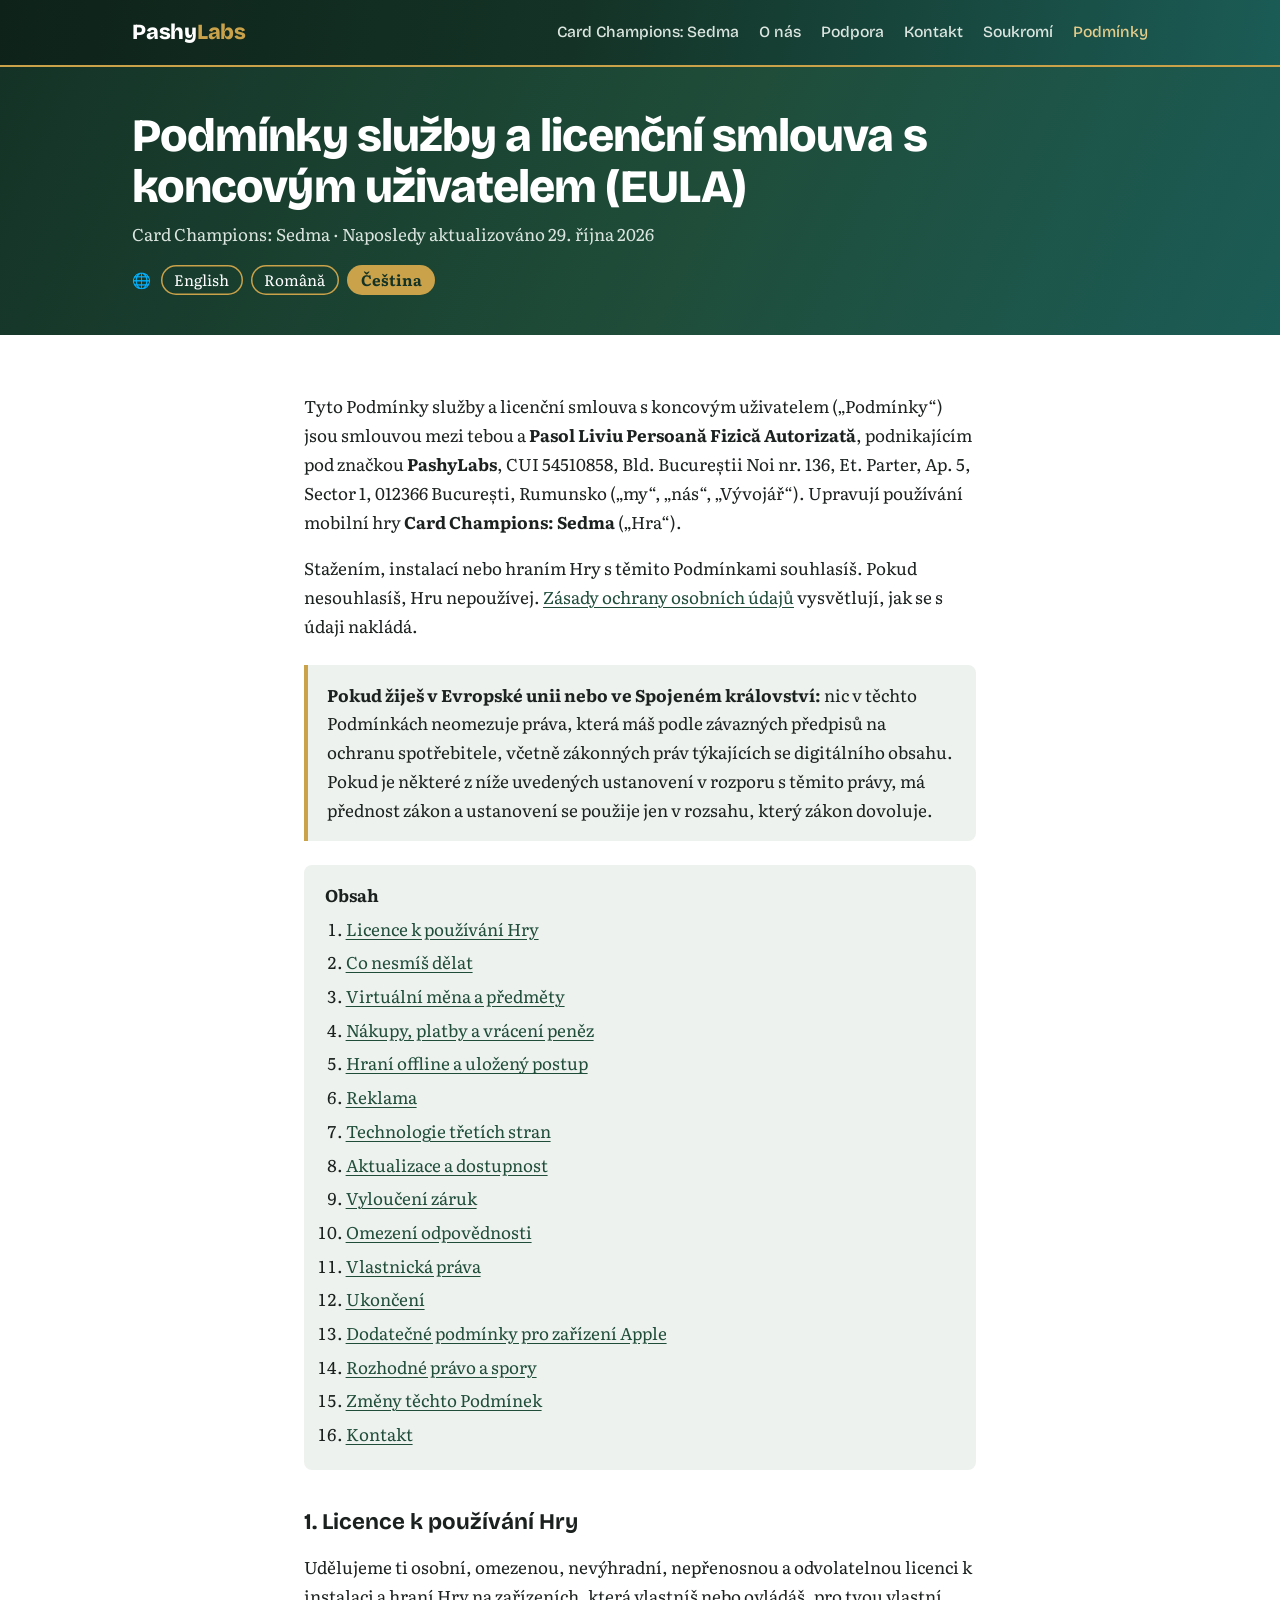
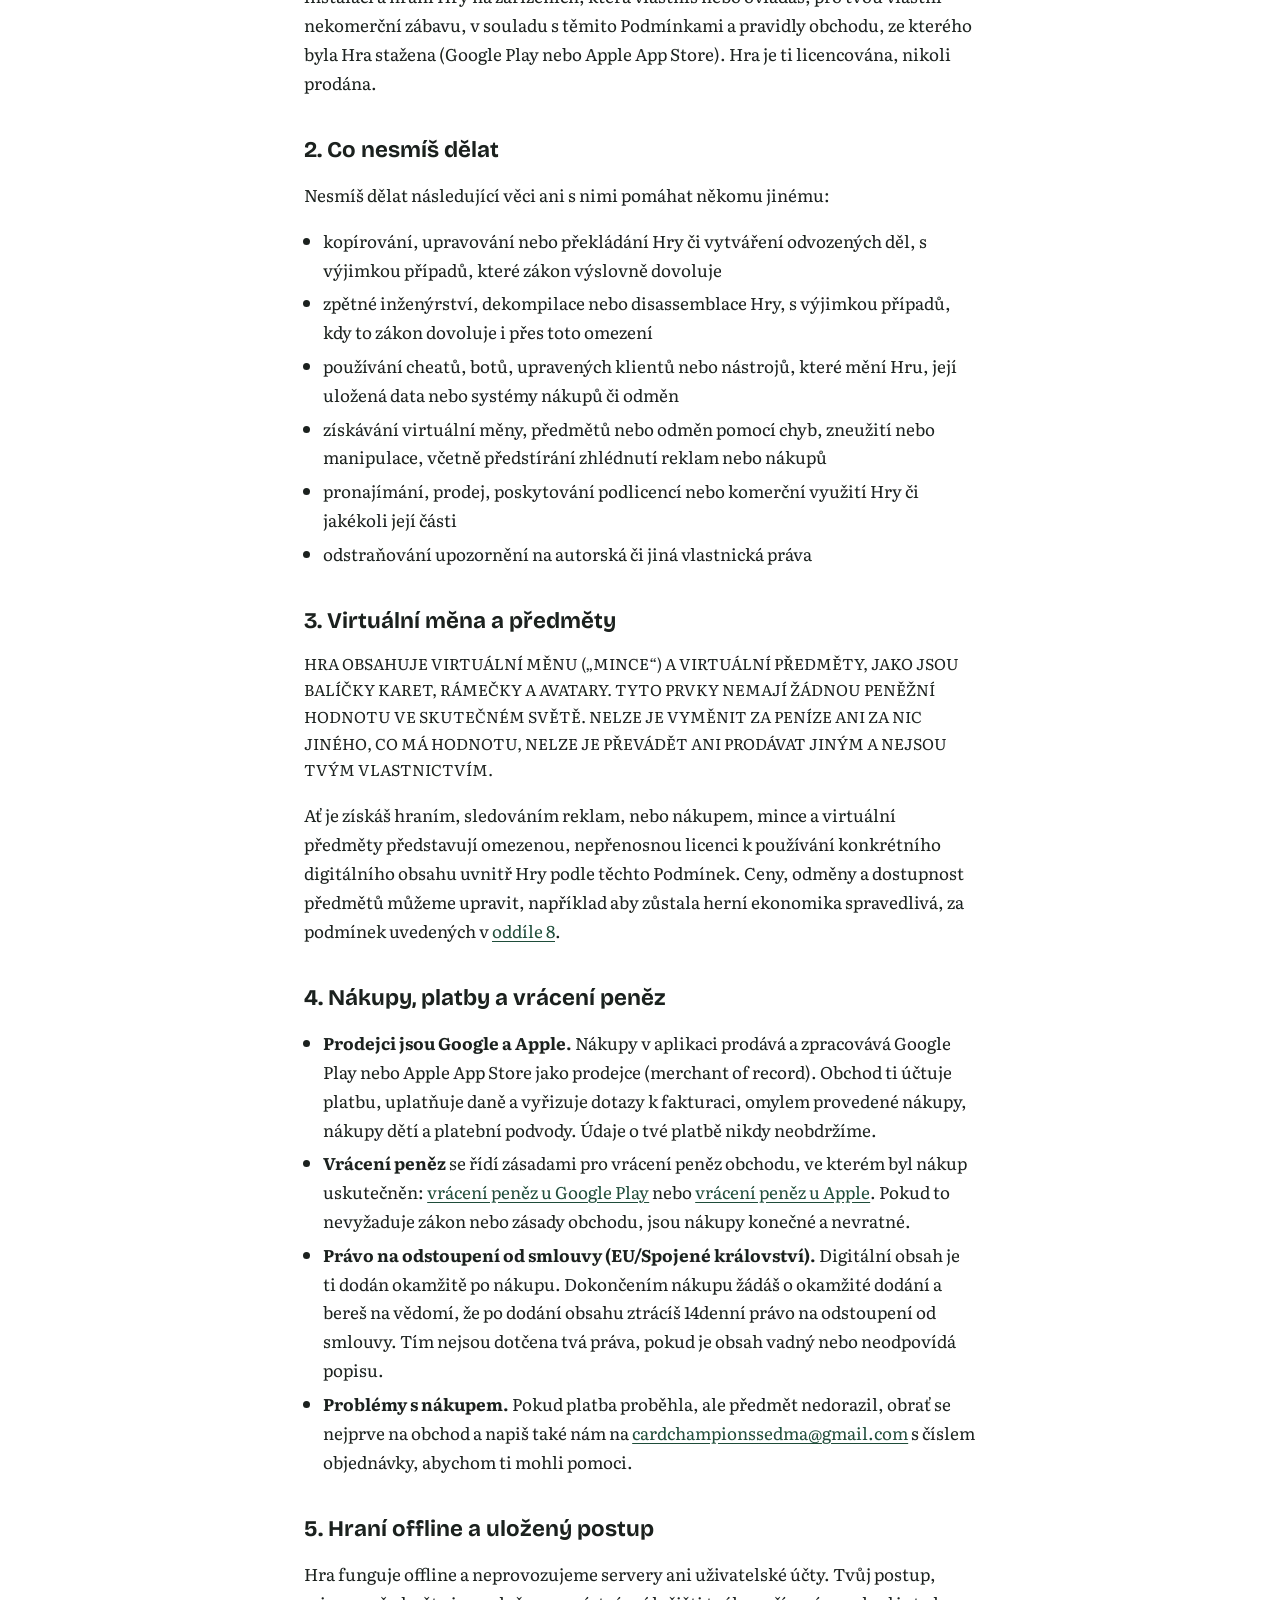
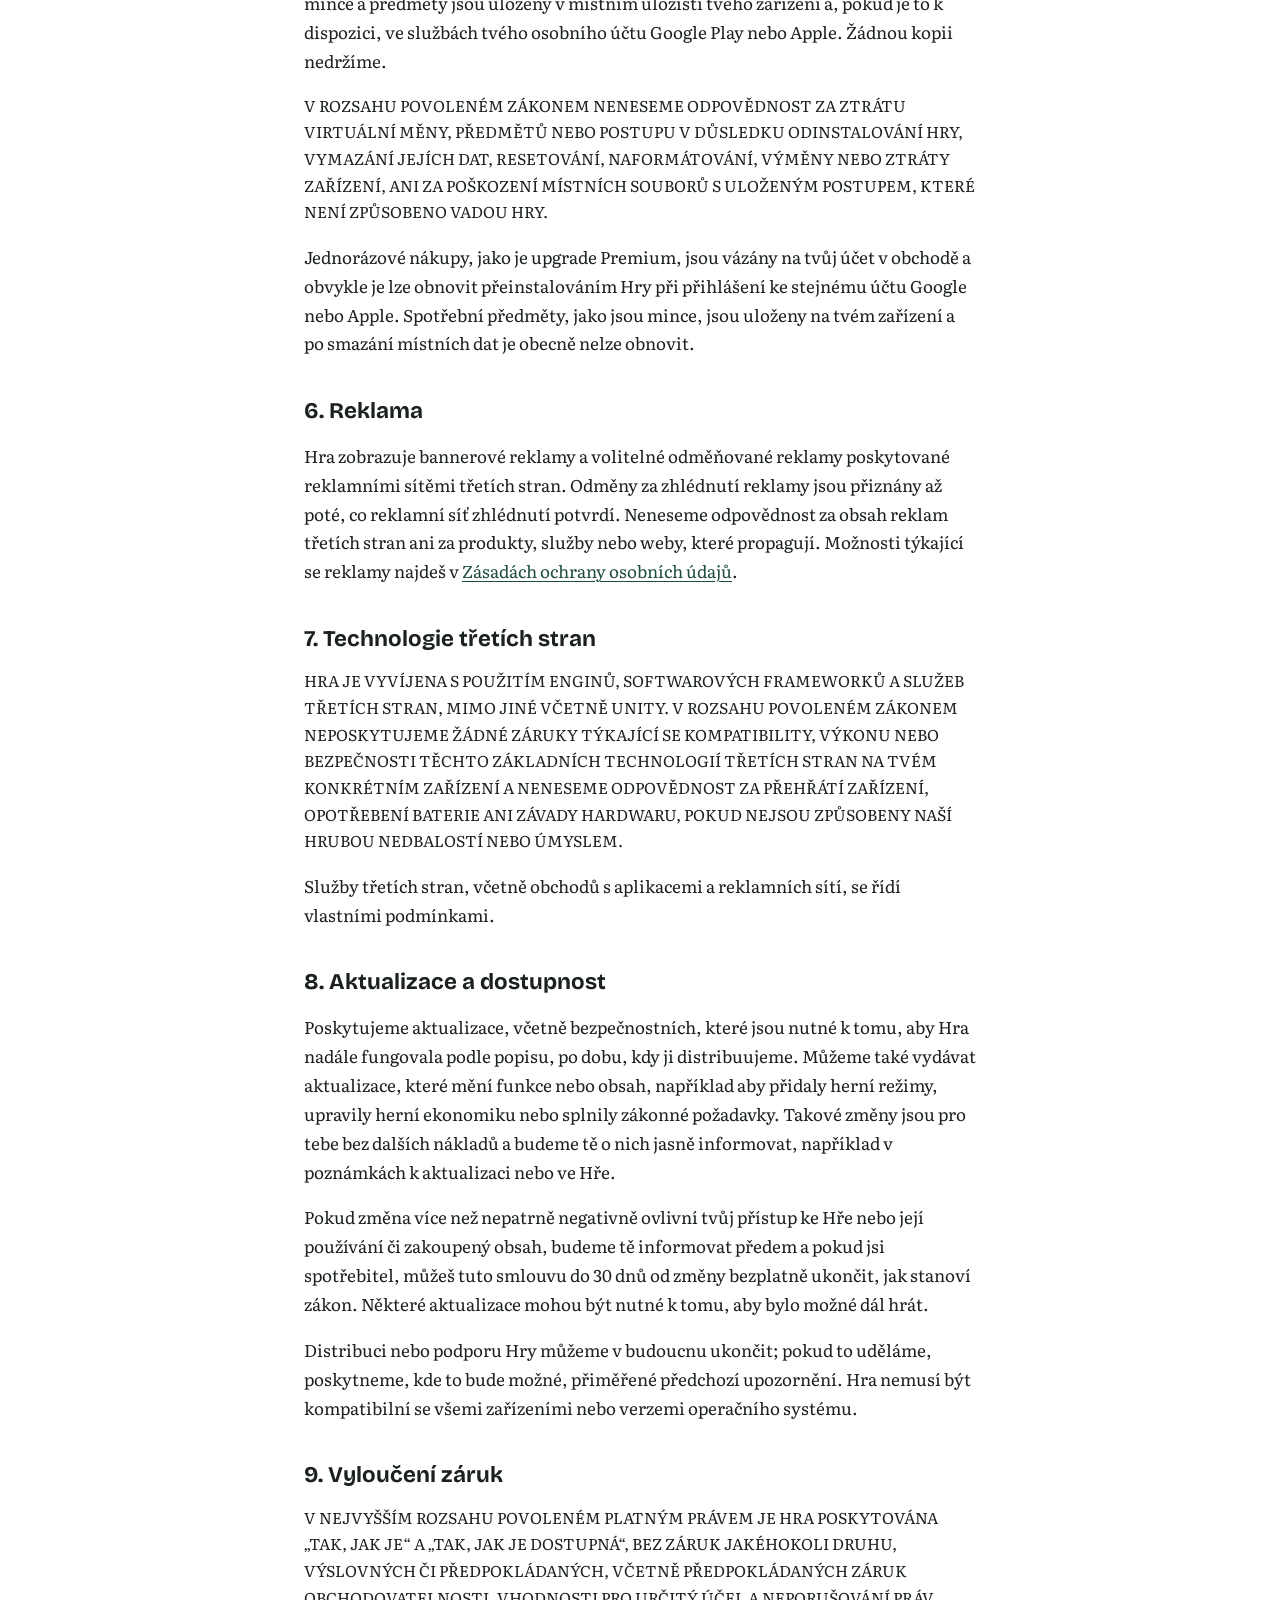
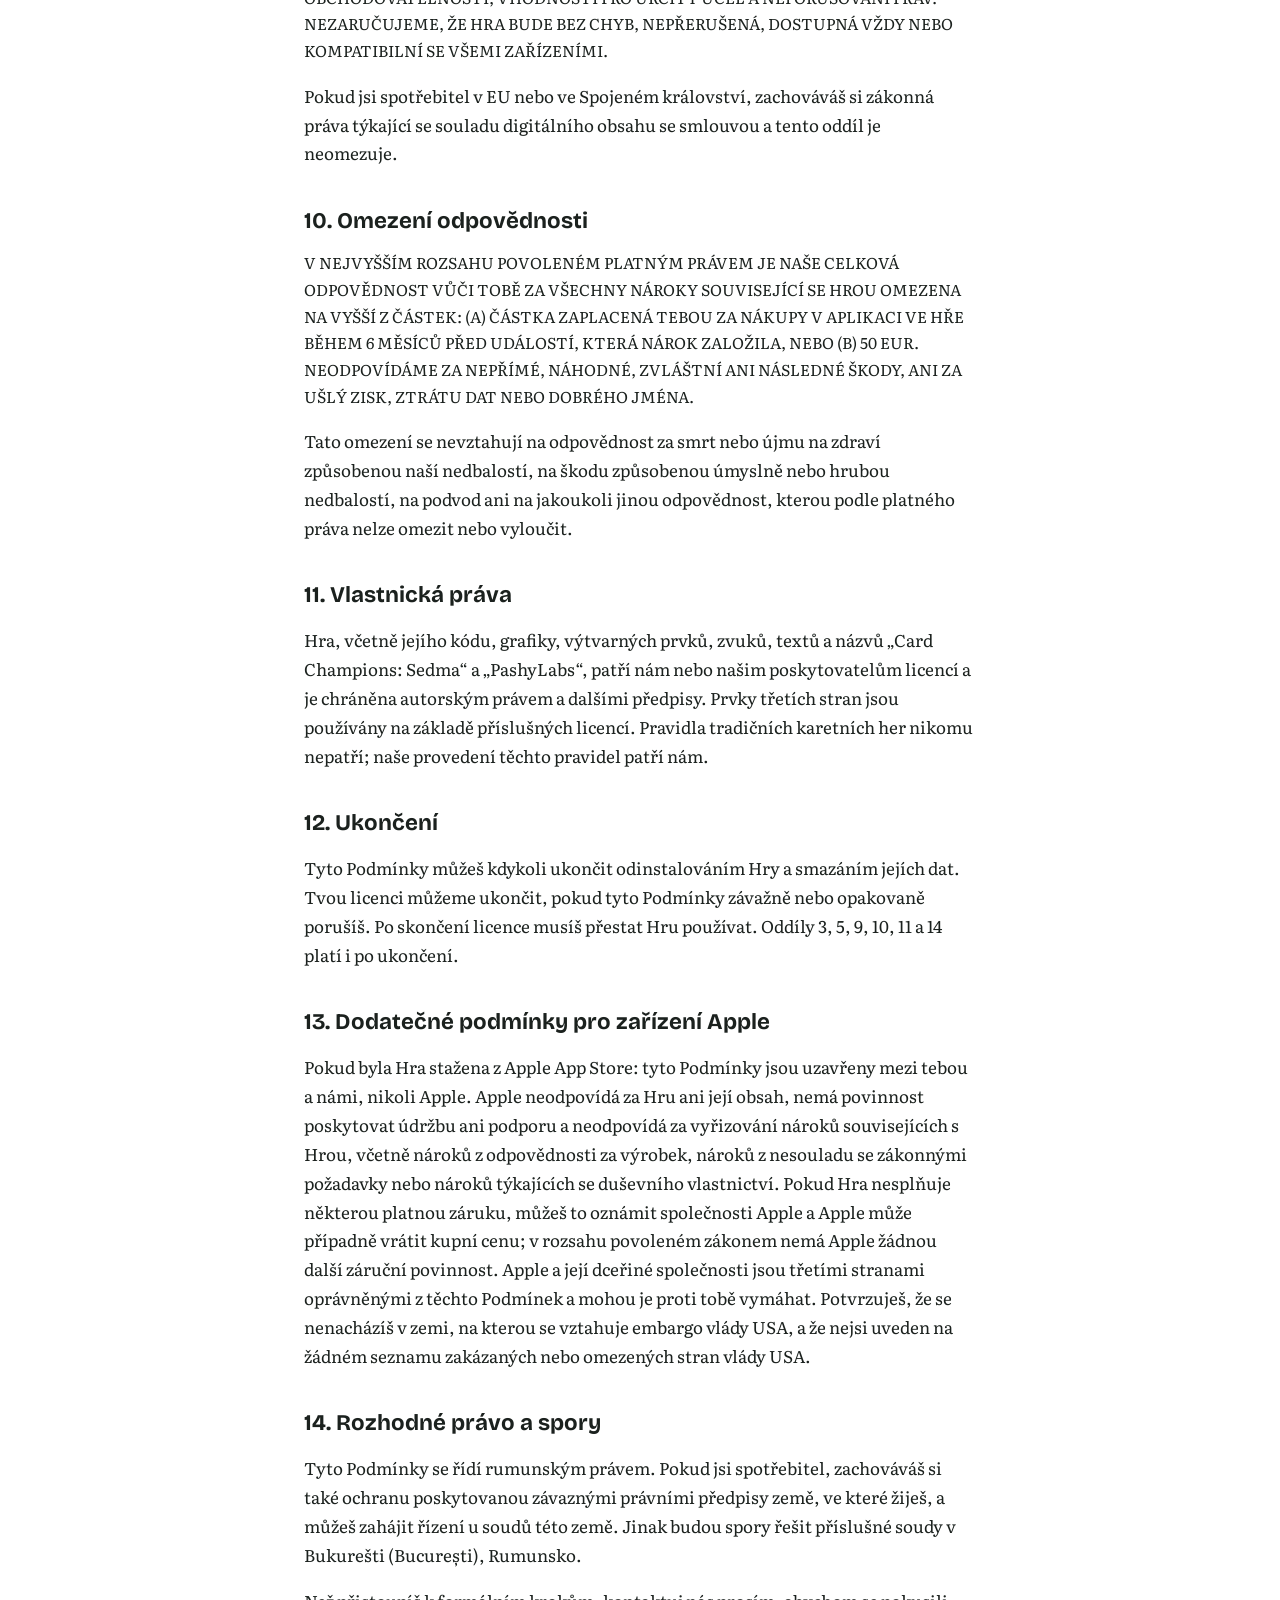
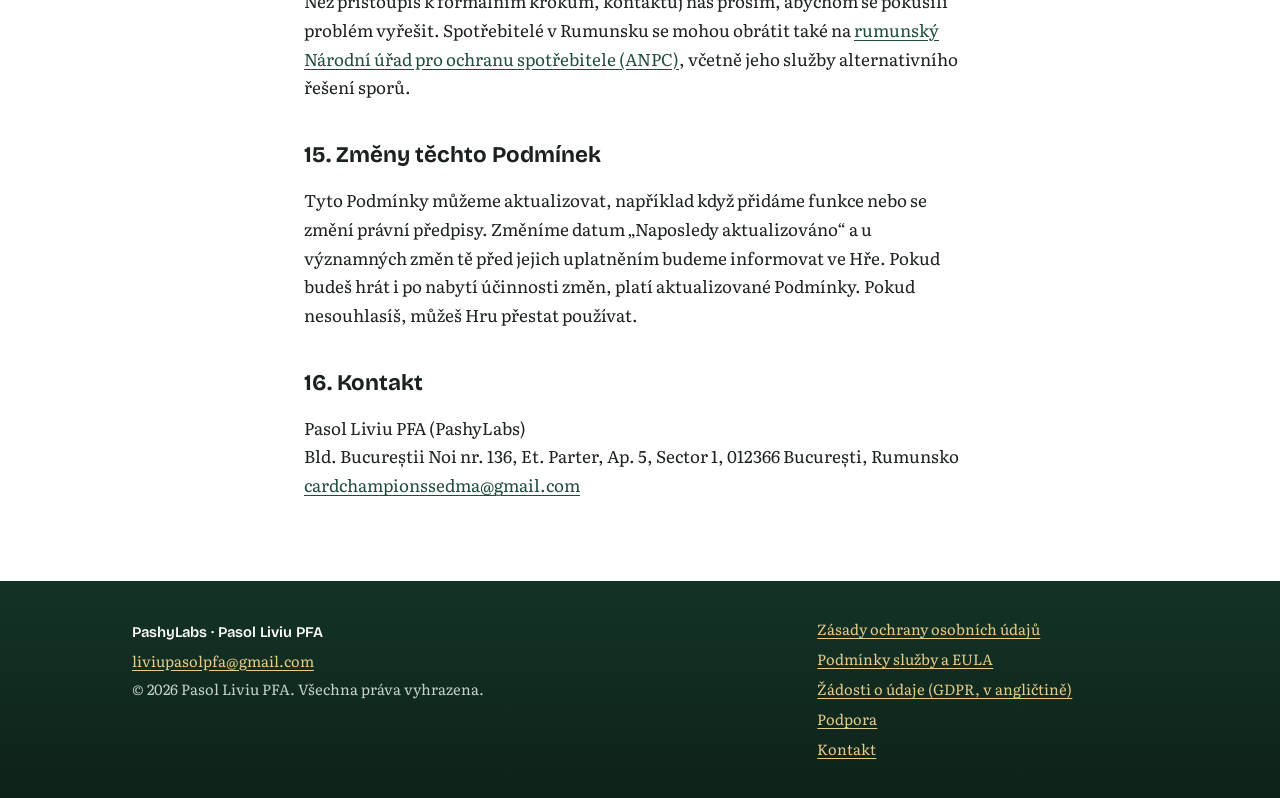
<file: cs/terms.html>
<!doctype html>
<!-- DRAFT translation (written by Claude) - pending native-speaker review. The English terms.html is the source text. -->
<html lang="cs">
<head>
<meta charset="utf-8">
<meta name="viewport" content="width=device-width, initial-scale=1">
<title>Podmínky služby – PashyLabs</title>
<meta name="description" content="Podmínky služby a licenční smlouva s koncovým uživatelem (EULA) pro Card Champions: Sedma.">
<link rel="stylesheet" href="../style.css?v=5">
<link rel="icon" href="../assets/icon.png">
<link rel="alternate" hreflang="en" href="https://pashylabs.com/terms.html">
<link rel="alternate" hreflang="ro" href="https://pashylabs.com/ro/terms.html">
<link rel="alternate" hreflang="cs" href="https://pashylabs.com/cs/terms.html">
<link rel="alternate" hreflang="x-default" href="https://pashylabs.com/terms.html">
</head>
<body>
<header class="site-header">
  <div class="wrap">
    <a class="wordmark" href="../index.html">Pashy<span>Labs</span></a>
    <button class="menu-btn" type="button" aria-expanded="false" aria-controls="site-nav">Menu</button>
    <nav class="site-nav" id="site-nav" aria-label="Main">
      <a href="../index.html">Card Champions: Sedma</a>
      <a href="../about.html">O nás</a>
      <a href="../support.html">Podpora</a>
      <a href="../contact.html">Kontakt</a>
      <a href="privacy.html">Soukromí</a>
      <a href="terms.html" aria-current="page">Podmínky</a>
    </nav>
  </div>
</header>

<header class="doc-head">
  <div class="wrap">
    <h1>Podmínky služby a licenční smlouva s koncovým uživatelem (EULA)</h1>
    <p>Card Champions: Sedma · Naposledy aktualizováno 29. října 2026</p>
    <p class="lang-switch"><a href="../terms.html" hreflang="en" lang="en">English</a> <a href="../ro/terms.html" hreflang="ro" lang="ro">Română</a> <span aria-current="true">Čeština</span></p>
  </div>
</header>

<main class="wrap doc">
  <p>Tyto Podmínky služby a licenční smlouva s koncovým uživatelem („Podmínky“) jsou smlouvou mezi tebou a <strong>Pasol Liviu Persoană Fizică Autorizată</strong>, podnikajícím pod značkou <strong>PashyLabs</strong>, CUI 54510858, Bld. Bucureștii Noi nr. 136, Et. Parter, Ap. 5, Sector 1, 012366 București, Rumunsko („my“, „nás“, „Vývojář“). Upravují používání mobilní hry <strong>Card Champions: Sedma</strong> („Hra“).</p>
  <p>Stažením, instalací nebo hraním Hry s těmito Podmínkami souhlasíš. Pokud nesouhlasíš, Hru nepoužívej. <a href="privacy.html">Zásady ochrany osobních údajů</a> vysvětlují, jak se s údaji nakládá.</p>

  <div class="note">
    <strong>Pokud žiješ v Evropské unii nebo ve Spojeném království:</strong> nic v těchto Podmínkách neomezuje práva, která máš podle závazných předpisů na ochranu spotřebitele, včetně zákonných práv týkajících se digitálního obsahu. Pokud je některé z níže uvedených ustanovení v rozporu s těmito právy, má přednost zákon a ustanovení se použije jen v rozsahu, který zákon dovoluje.
  </div>

  <nav class="toc" aria-label="Obsah">
    <strong>Obsah</strong>
    <ol>
      <li><a href="#license">Licence k používání Hry</a></li>
      <li><a href="#restrictions">Co nesmíš dělat</a></li>
      <li><a href="#virtual">Virtuální měna a předměty</a></li>
      <li><a href="#purchases">Nákupy, platby a vrácení peněz</a></li>
      <li><a href="#saves">Hraní offline a uložený postup</a></li>
      <li><a href="#ads">Reklama</a></li>
      <li><a href="#thirdparty">Technologie třetích stran</a></li>
      <li><a href="#updates">Aktualizace a dostupnost</a></li>
      <li><a href="#warranty">Vyloučení záruk</a></li>
      <li><a href="#liability">Omezení odpovědnosti</a></li>
      <li><a href="#ip">Vlastnická práva</a></li>
      <li><a href="#termination">Ukončení</a></li>
      <li><a href="#apple">Dodatečné podmínky pro zařízení Apple</a></li>
      <li><a href="#law">Rozhodné právo a spory</a></li>
      <li><a href="#changes">Změny těchto Podmínek</a></li>
      <li><a href="#contact">Kontakt</a></li>
    </ol>
  </nav>

  <h2 id="license">1. Licence k používání Hry</h2>
  <p>Udělujeme ti osobní, omezenou, nevýhradní, nepřenosnou a odvolatelnou licenci k instalaci a hraní Hry na zařízeních, která vlastníš nebo ovládáš, pro tvou vlastní nekomerční zábavu, v souladu s těmito Podmínkami a pravidly obchodu, ze kterého byla Hra stažena (Google Play nebo Apple App Store). Hra je ti licencována, nikoli prodána.</p>

  <h2 id="restrictions">2. Co nesmíš dělat</h2>
  <p>Nesmíš dělat následující věci ani s nimi pomáhat někomu jinému:</p>
  <ul>
    <li>kopírování, upravování nebo překládání Hry či vytváření odvozených děl, s výjimkou případů, které zákon výslovně dovoluje</li>
    <li>zpětné inženýrství, dekompilace nebo disassemblace Hry, s výjimkou případů, kdy to zákon dovoluje i přes toto omezení</li>
    <li>používání cheatů, botů, upravených klientů nebo nástrojů, které mění Hru, její uložená data nebo systémy nákupů či odměn</li>
    <li>získávání virtuální měny, předmětů nebo odměn pomocí chyb, zneužití nebo manipulace, včetně předstírání zhlédnutí reklam nebo nákupů</li>
    <li>pronajímání, prodej, poskytování podlicencí nebo komerční využití Hry či jakékoli její části</li>
    <li>odstraňování upozornění na autorská či jiná vlastnická práva</li>
  </ul>

  <h2 id="virtual">3. Virtuální měna a předměty</h2>
  <p class="caps">HRA OBSAHUJE VIRTUÁLNÍ MĚNU („MINCE“) A VIRTUÁLNÍ PŘEDMĚTY, JAKO JSOU BALÍČKY KARET, RÁMEČKY A AVATARY. TYTO PRVKY NEMAJÍ ŽÁDNOU PENĚŽNÍ HODNOTU VE SKUTEČNÉM SVĚTĚ. NELZE JE VYMĚNIT ZA PENÍZE ANI ZA NIC JINÉHO, CO MÁ HODNOTU, NELZE JE PŘEVÁDĚT ANI PRODÁVAT JINÝM A NEJSOU TVÝM VLASTNICTVÍM.</p>
  <p>Ať je získáš hraním, sledováním reklam, nebo nákupem, mince a virtuální předměty představují omezenou, nepřenosnou licenci k používání konkrétního digitálního obsahu uvnitř Hry podle těchto Podmínek. Ceny, odměny a dostupnost předmětů můžeme upravit, například aby zůstala herní ekonomika spravedlivá, za podmínek uvedených v <a href="#updates">oddíle 8</a>.</p>

  <h2 id="purchases">4. Nákupy, platby a vrácení peněz</h2>
  <ul>
    <li><strong>Prodejci jsou Google a Apple.</strong> Nákupy v aplikaci prodává a zpracovává Google Play nebo Apple App Store jako prodejce (merchant of record). Obchod ti účtuje platbu, uplatňuje daně a vyřizuje dotazy k fakturaci, omylem provedené nákupy, nákupy dětí a platební podvody. Údaje o tvé platbě nikdy neobdržíme.</li>
    <li><strong>Vrácení peněz</strong> se řídí zásadami pro vrácení peněz obchodu, ve kterém byl nákup uskutečněn: <a href="https://support.google.com/googleplay/answer/2479637">vrácení peněz u Google Play</a> nebo <a href="https://support.apple.com/118223">vrácení peněz u Apple</a>. Pokud to nevyžaduje zákon nebo zásady obchodu, jsou nákupy konečné a nevratné.</li>
    <li><strong>Právo na odstoupení od smlouvy (EU/Spojené království).</strong> Digitální obsah je ti dodán okamžitě po nákupu. Dokončením nákupu žádáš o okamžité dodání a bereš na vědomí, že po dodání obsahu ztrácíš 14denní právo na odstoupení od smlouvy. Tím nejsou dotčena tvá práva, pokud je obsah vadný nebo neodpovídá popisu.</li>
    <li><strong>Problémy s nákupem.</strong> Pokud platba proběhla, ale předmět nedorazil, obrať se nejprve na obchod a napiš také nám na <a href="mailto:cardchampionssedma@gmail.com">cardchampionssedma@gmail.com</a> s číslem objednávky, abychom ti mohli pomoci.</li>
  </ul>

  <h2 id="saves">5. Hraní offline a uložený postup</h2>
  <p>Hra funguje offline a neprovozujeme servery ani uživatelské účty. Tvůj postup, mince a předměty jsou uloženy v místním úložišti tvého zařízení a, pokud je to k dispozici, ve službách tvého osobního účtu Google Play nebo Apple. Žádnou kopii nedržíme.</p>
  <p class="caps">V ROZSAHU POVOLENÉM ZÁKONEM NENESEME ODPOVĚDNOST ZA ZTRÁTU VIRTUÁLNÍ MĚNY, PŘEDMĚTŮ NEBO POSTUPU V DŮSLEDKU ODINSTALOVÁNÍ HRY, VYMAZÁNÍ JEJÍCH DAT, RESETOVÁNÍ, NAFORMÁTOVÁNÍ, VÝMĚNY NEBO ZTRÁTY ZAŘÍZENÍ, ANI ZA POŠKOZENÍ MÍSTNÍCH SOUBORŮ S ULOŽENÝM POSTUPEM, KTERÉ NENÍ ZPŮSOBENO VADOU HRY.</p>
  <p>Jednorázové nákupy, jako je upgrade Premium, jsou vázány na tvůj účet v obchodě a obvykle je lze obnovit přeinstalováním Hry při přihlášení ke stejnému účtu Google nebo Apple. Spotřební předměty, jako jsou mince, jsou uloženy na tvém zařízení a po smazání místních dat je obecně nelze obnovit.</p>

  <h2 id="ads">6. Reklama</h2>
  <p>Hra zobrazuje bannerové reklamy a volitelné odměňované reklamy poskytované reklamními sítěmi třetích stran. Odměny za zhlédnutí reklamy jsou přiznány až poté, co reklamní síť zhlédnutí potvrdí. Neneseme odpovědnost za obsah reklam třetích stran ani za produkty, služby nebo weby, které propagují. Možnosti týkající se reklamy najdeš v <a href="privacy.html#collect">Zásadách ochrany osobních údajů</a>.</p>

  <h2 id="thirdparty">7. Technologie třetích stran</h2>
  <p class="caps">HRA JE VYVÍJENA S POUŽITÍM ENGINŮ, SOFTWAROVÝCH FRAMEWORKŮ A SLUŽEB TŘETÍCH STRAN, MIMO JINÉ VČETNĚ UNITY. V ROZSAHU POVOLENÉM ZÁKONEM NEPOSKYTUJEME ŽÁDNÉ ZÁRUKY TÝKAJÍCÍ SE KOMPATIBILITY, VÝKONU NEBO BEZPEČNOSTI TĚCHTO ZÁKLADNÍCH TECHNOLOGIÍ TŘETÍCH STRAN NA TVÉM KONKRÉTNÍM ZAŘÍZENÍ A NENESEME ODPOVĚDNOST ZA PŘEHŘÁTÍ ZAŘÍZENÍ, OPOTŘEBENÍ BATERIE ANI ZÁVADY HARDWARU, POKUD NEJSOU ZPŮSOBENY NAŠÍ HRUBOU NEDBALOSTÍ NEBO ÚMYSLEM.</p>
  <p>Služby třetích stran, včetně obchodů s aplikacemi a reklamních sítí, se řídí vlastními podmínkami.</p>

  <h2 id="updates">8. Aktualizace a dostupnost</h2>
  <p>Poskytujeme aktualizace, včetně bezpečnostních, které jsou nutné k tomu, aby Hra nadále fungovala podle popisu, po dobu, kdy ji distribuujeme. Můžeme také vydávat aktualizace, které mění funkce nebo obsah, například aby přidaly herní režimy, upravily herní ekonomiku nebo splnily zákonné požadavky. Takové změny jsou pro tebe bez dalších nákladů a budeme tě o nich jasně informovat, například v poznámkách k aktualizaci nebo ve Hře.</p>
  <p>Pokud změna více než nepatrně negativně ovlivní tvůj přístup ke Hře nebo její používání či zakoupený obsah, budeme tě informovat předem a pokud jsi spotřebitel, můžeš tuto smlouvu do 30 dnů od změny bezplatně ukončit, jak stanoví zákon. Některé aktualizace mohou být nutné k tomu, aby bylo možné dál hrát.</p>
  <p>Distribuci nebo podporu Hry můžeme v budoucnu ukončit; pokud to uděláme, poskytneme, kde to bude možné, přiměřené předchozí upozornění. Hra nemusí být kompatibilní se všemi zařízeními nebo verzemi operačního systému.</p>

  <h2 id="warranty">9. Vyloučení záruk</h2>
  <p class="caps">V NEJVYŠŠÍM ROZSAHU POVOLENÉM PLATNÝM PRÁVEM JE HRA POSKYTOVÁNA „TAK, JAK JE“ A „TAK, JAK JE DOSTUPNÁ“, BEZ ZÁRUK JAKÉHOKOLI DRUHU, VÝSLOVNÝCH ČI PŘEDPOKLÁDANÝCH, VČETNĚ PŘEDPOKLÁDANÝCH ZÁRUK OBCHODOVATELNOSTI, VHODNOSTI PRO URČITÝ ÚČEL A NEPORUŠOVÁNÍ PRÁV. NEZARUČUJEME, ŽE HRA BUDE BEZ CHYB, NEPŘERUŠENÁ, DOSTUPNÁ VŽDY NEBO KOMPATIBILNÍ SE VŠEMI ZAŘÍZENÍMI.</p>
  <p>Pokud jsi spotřebitel v EU nebo ve Spojeném království, zachováváš si zákonná práva týkající se souladu digitálního obsahu se smlouvou a tento oddíl je neomezuje.</p>

  <h2 id="liability">10. Omezení odpovědnosti</h2>
  <p class="caps">V NEJVYŠŠÍM ROZSAHU POVOLENÉM PLATNÝM PRÁVEM JE NAŠE CELKOVÁ ODPOVĚDNOST VŮČI TOBĚ ZA VŠECHNY NÁROKY SOUVISEJÍCÍ SE HROU OMEZENA NA VYŠŠÍ Z ČÁSTEK: (A) ČÁSTKA ZAPLACENÁ TEBOU ZA NÁKUPY V APLIKACI VE HŘE BĚHEM 6 MĚSÍCŮ PŘED UDÁLOSTÍ, KTERÁ NÁROK ZALOŽILA, NEBO (B) 50 EUR. NEODPOVÍDÁME ZA NEPŘÍMÉ, NÁHODNÉ, ZVLÁŠTNÍ ANI NÁSLEDNÉ ŠKODY, ANI ZA UŠLÝ ZISK, ZTRÁTU DAT NEBO DOBRÉHO JMÉNA.</p>
  <p>Tato omezení se nevztahují na odpovědnost za smrt nebo újmu na zdraví způsobenou naší nedbalostí, na škodu způsobenou úmyslně nebo hrubou nedbalostí, na podvod ani na jakoukoli jinou odpovědnost, kterou podle platného práva nelze omezit nebo vyloučit.</p>

  <h2 id="ip">11. Vlastnická práva</h2>
  <p>Hra, včetně jejího kódu, grafiky, výtvarných prvků, zvuků, textů a názvů „Card Champions: Sedma“ a „PashyLabs“, patří nám nebo našim poskytovatelům licencí a je chráněna autorským právem a dalšími předpisy. Prvky třetích stran jsou používány na základě příslušných licencí. Pravidla tradičních karetních her nikomu nepatří; naše provedení těchto pravidel patří nám.</p>

  <h2 id="termination">12. Ukončení</h2>
  <p>Tyto Podmínky můžeš kdykoli ukončit odinstalováním Hry a smazáním jejích dat. Tvou licenci můžeme ukončit, pokud tyto Podmínky závažně nebo opakovaně porušíš. Po skončení licence musíš přestat Hru používat. Oddíly 3, 5, 9, 10, 11 a 14 platí i po ukončení.</p>

  <h2 id="apple">13. Dodatečné podmínky pro zařízení Apple</h2>
  <p>Pokud byla Hra stažena z Apple App Store: tyto Podmínky jsou uzavřeny mezi tebou a námi, nikoli Apple. Apple neodpovídá za Hru ani její obsah, nemá povinnost poskytovat údržbu ani podporu a neodpovídá za vyřizování nároků souvisejících s Hrou, včetně nároků z odpovědnosti za výrobek, nároků z nesouladu se zákonnými požadavky nebo nároků týkajících se duševního vlastnictví. Pokud Hra nesplňuje některou platnou záruku, můžeš to oznámit společnosti Apple a Apple může případně vrátit kupní cenu; v rozsahu povoleném zákonem nemá Apple žádnou další záruční povinnost. Apple a její dceřiné společnosti jsou třetími stranami oprávněnými z těchto Podmínek a mohou je proti tobě vymáhat. Potvrzuješ, že se nenacházíš v zemi, na kterou se vztahuje embargo vlády USA, a že nejsi uveden na žádném seznamu zakázaných nebo omezených stran vlády USA.</p>

  <h2 id="law">14. Rozhodné právo a spory</h2>
  <p>Tyto Podmínky se řídí rumunským právem. Pokud jsi spotřebitel, zachováváš si také ochranu poskytovanou závaznými právními předpisy země, ve které žiješ, a můžeš zahájit řízení u soudů této země. Jinak budou spory řešit příslušné soudy v Bukurešti (București), Rumunsko.</p>
  <p>Než přistoupíš k formálním krokům, kontaktuj nás prosím, abychom se pokusili problém vyřešit. Spotřebitelé v Rumunsku se mohou obrátit také na <a href="https://anpc.ro/">rumunský Národní úřad pro ochranu spotřebitele (ANPC)</a>, včetně jeho služby alternativního řešení sporů.</p>

  <h2 id="changes">15. Změny těchto Podmínek</h2>
  <p>Tyto Podmínky můžeme aktualizovat, například když přidáme funkce nebo se změní právní předpisy. Změníme datum „Naposledy aktualizováno“ a u významných změn tě před jejich uplatněním budeme informovat ve Hře. Pokud budeš hrát i po nabytí účinnosti změn, platí aktualizované Podmínky. Pokud nesouhlasíš, můžeš Hru přestat používat.</p>

  <h2 id="contact">16. Kontakt</h2>
  <p>Pasol Liviu PFA (PashyLabs)<br>
  Bld. Bucureștii Noi nr. 136, Et. Parter, Ap. 5, Sector 1, 012366 București, Rumunsko<br>
  <a href="mailto:cardchampionssedma@gmail.com">cardchampionssedma@gmail.com</a></p>
</main>

<footer class="site-footer">
  <div class="wrap">
    <div>
      <p class="legal-name">PashyLabs · Pasol Liviu PFA</p>
      <p><a href="mailto:liviupasolpfa@gmail.com">liviupasolpfa@gmail.com</a></p>
      <p>© 2026 Pasol Liviu PFA. Všechna práva vyhrazena.</p>
    </div>
    <nav aria-label="Legal">
      <a href="privacy.html">Zásady ochrany osobních údajů</a>
      <a href="terms.html">Podmínky služby a EULA</a>
      <a href="../data-request.html">Žádosti o údaje (GDPR, v angličtině)</a>
      <a href="../support.html">Podpora</a>
      <a href="../contact.html">Kontakt</a>
    </nav>
  </div>
</footer>
<script>
(function () {
  var b = document.querySelector('.menu-btn'), n = document.getElementById('site-nav');
  if (!b || !n) return;
  var m = "Menu", c = "Zavřít";
  b.addEventListener('click', function () {
    var open = b.getAttribute('aria-expanded') === 'true';
    b.setAttribute('aria-expanded', String(!open));
    b.textContent = open ? m : c;
    n.classList.toggle('open', !open);
  });
})();
</script>
</body>
</html>
</file>
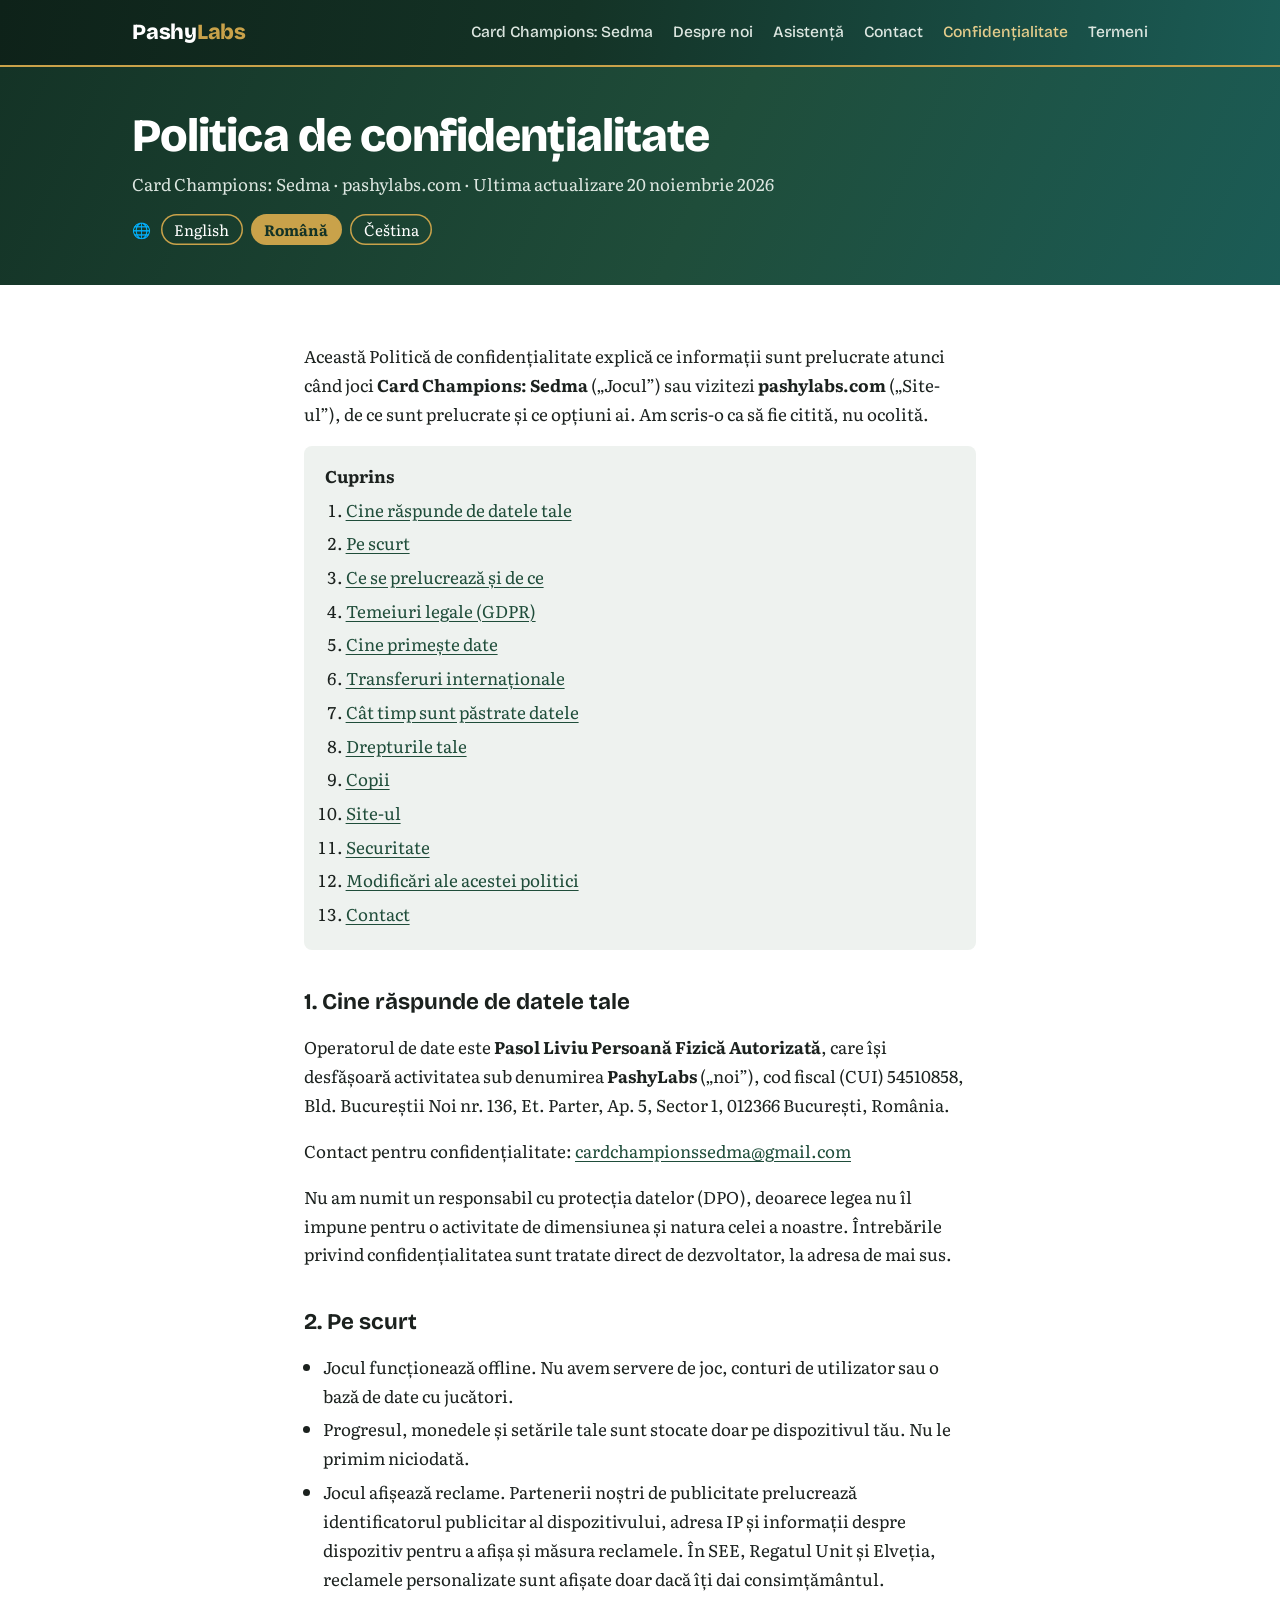
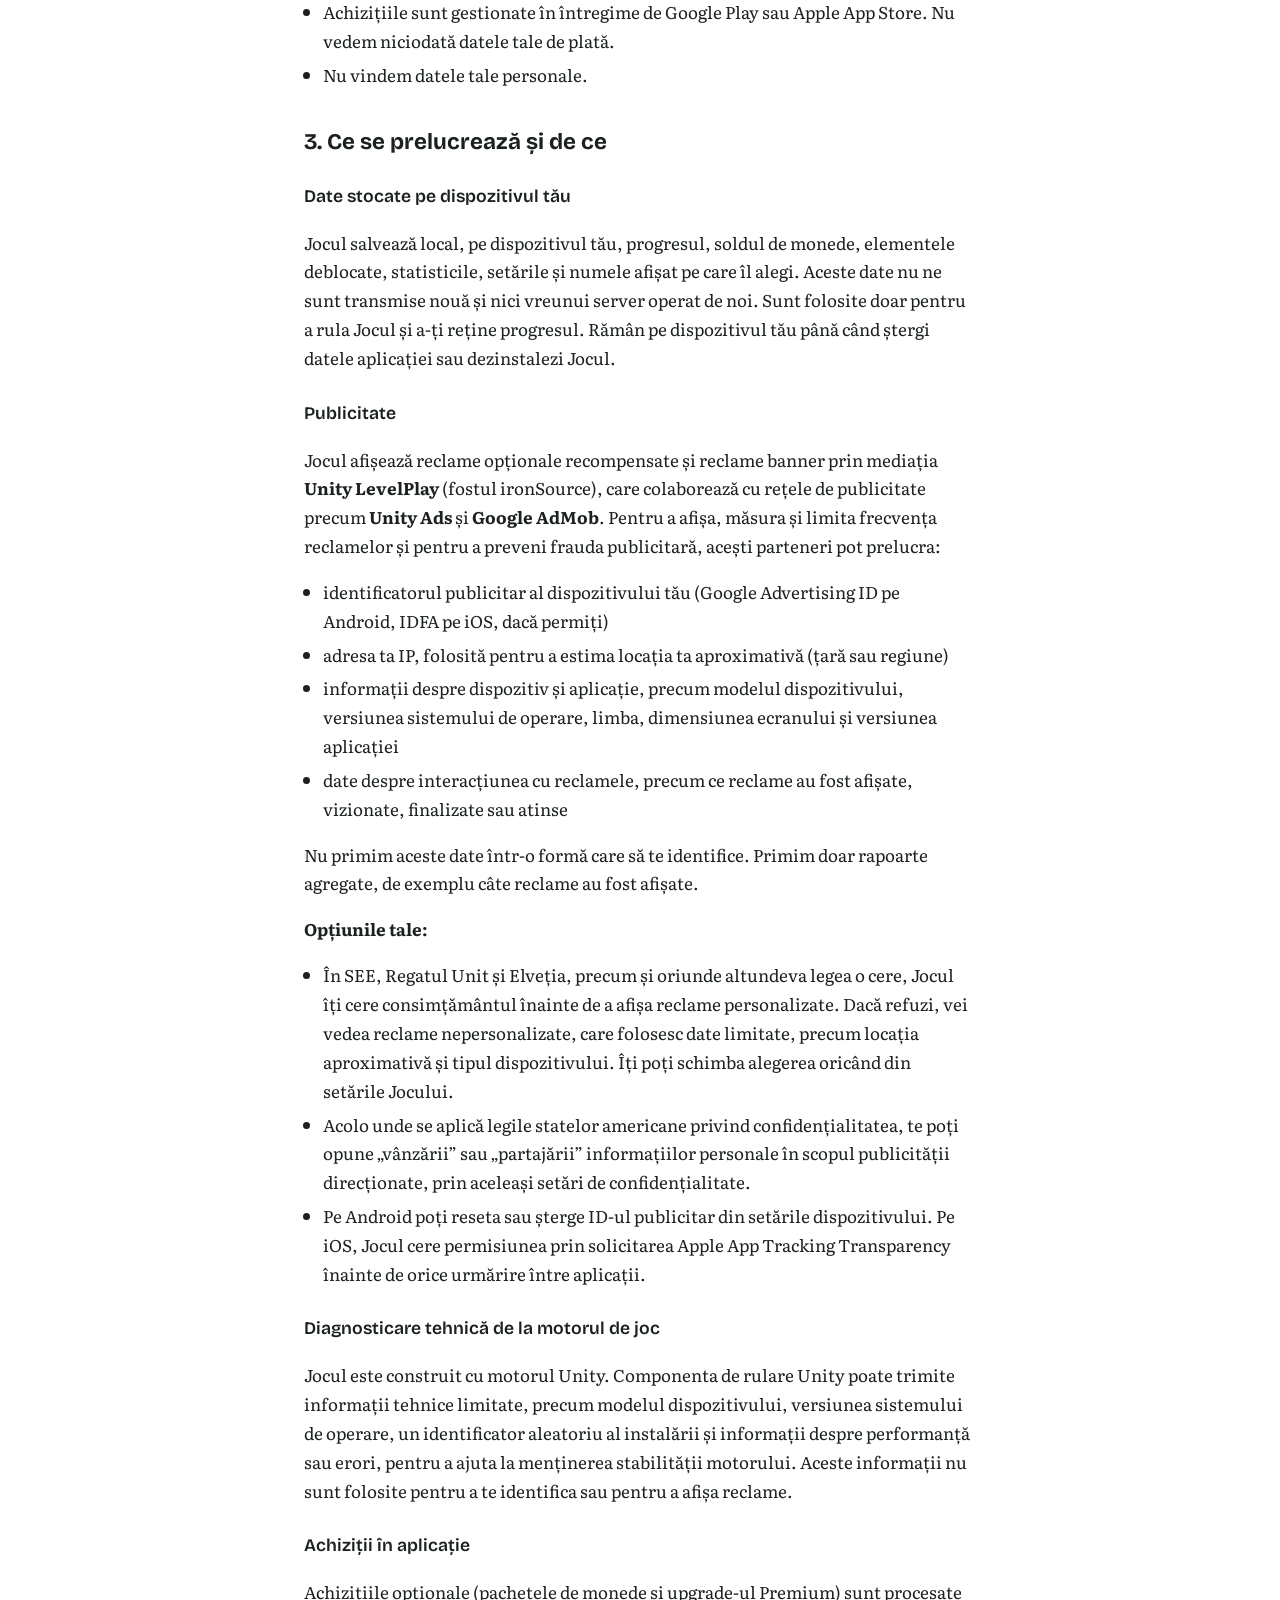
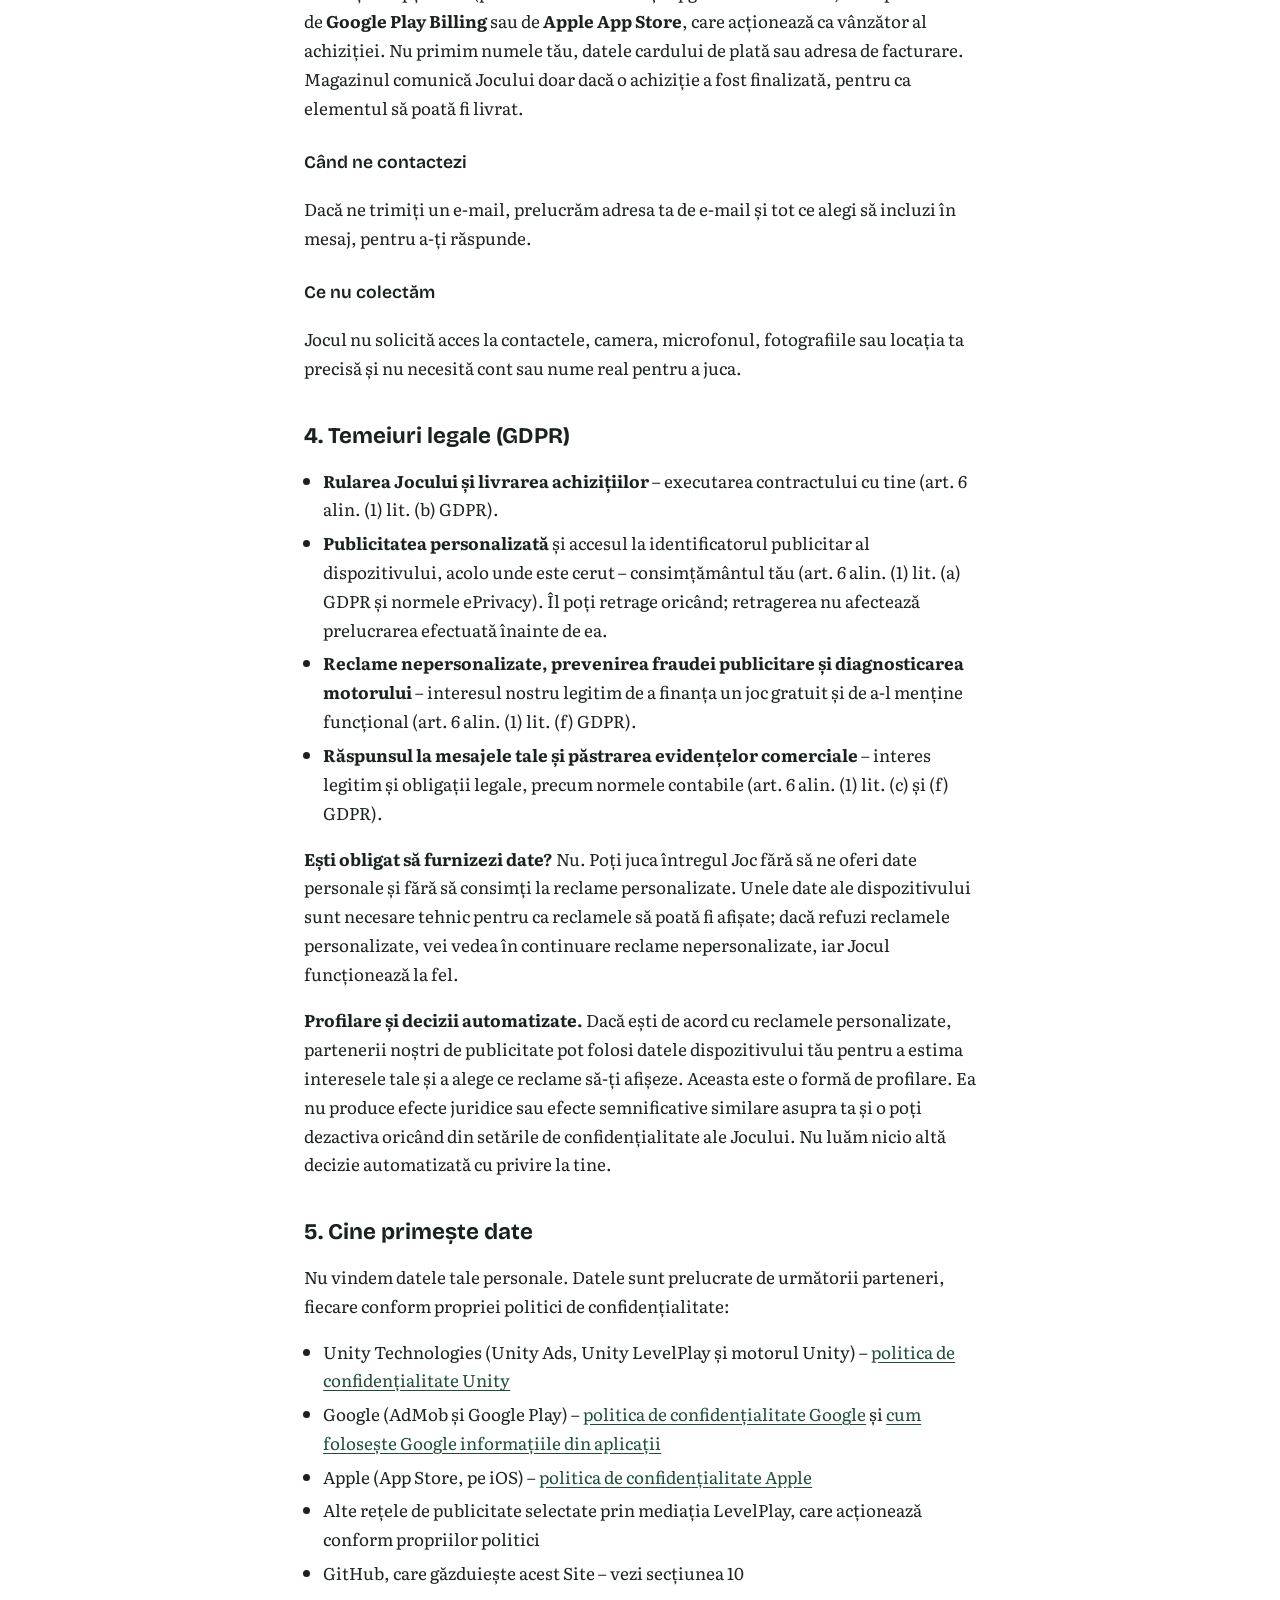
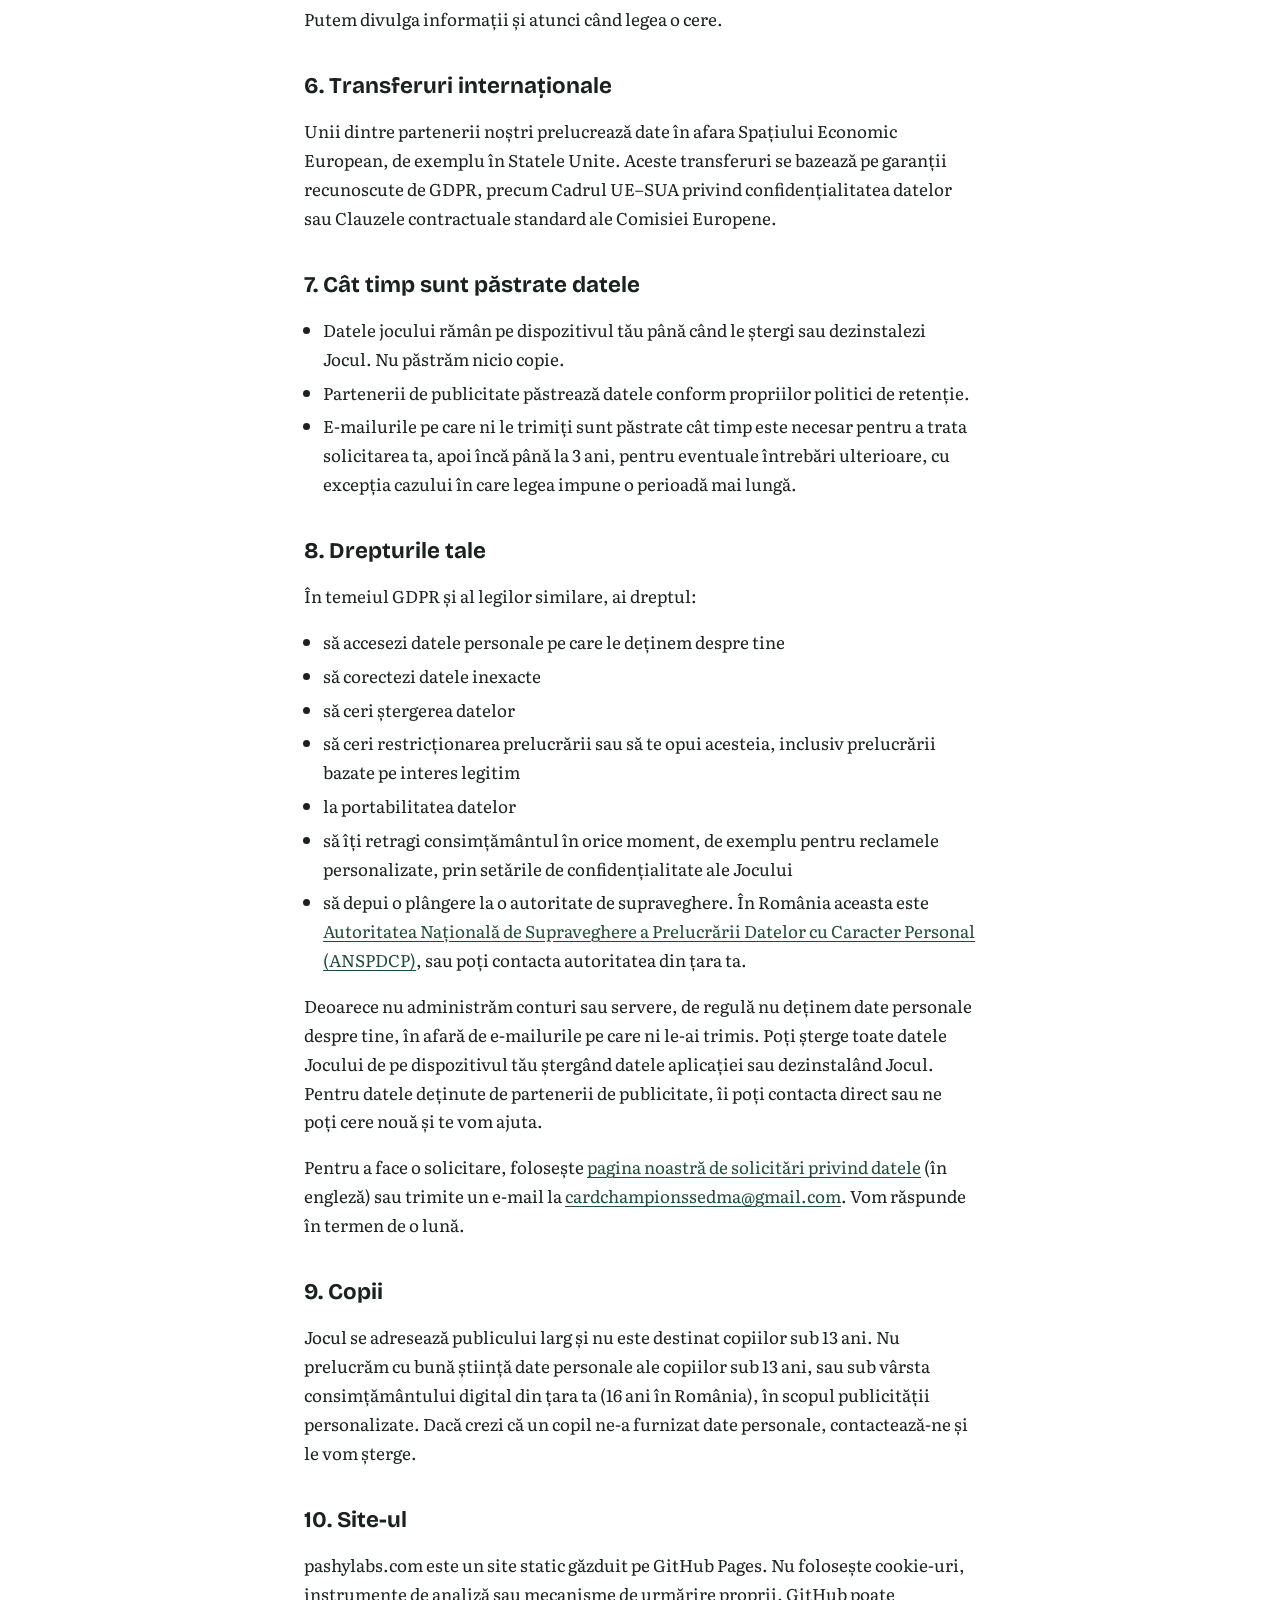
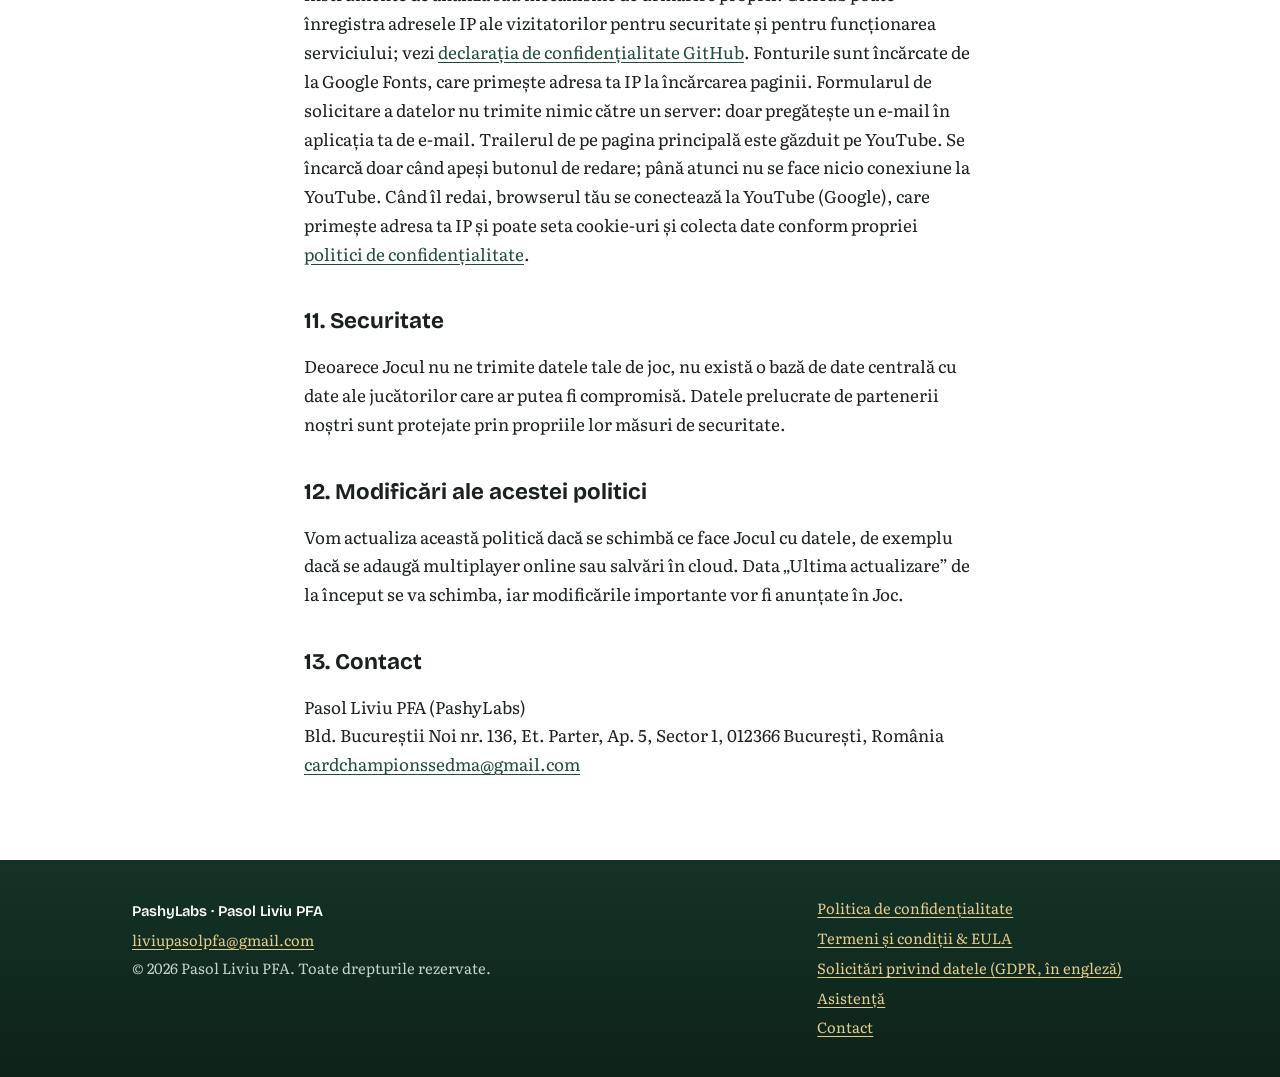
<file: ro/privacy.html>
<!doctype html>
<html lang="ro">
<head>
<meta charset="utf-8">
<meta name="viewport" content="width=device-width, initial-scale=1">
<title>Politica de confidențialitate – PashyLabs</title>
<meta name="description" content="Politica de confidențialitate pentru Card Champions: Sedma și site-ul PashyLabs.">
<link rel="stylesheet" href="../style.css?v=5">
<link rel="icon" href="../assets/icon.png">
<link rel="alternate" hreflang="en" href="https://pashylabs.com/privacy.html">
<link rel="alternate" hreflang="ro" href="https://pashylabs.com/ro/privacy.html">
<link rel="alternate" hreflang="cs" href="https://pashylabs.com/cs/privacy.html">
<link rel="alternate" hreflang="x-default" href="https://pashylabs.com/privacy.html">
</head>
<body>
<header class="site-header">
  <div class="wrap">
    <a class="wordmark" href="../index.html">Pashy<span>Labs</span></a>
    <button class="menu-btn" type="button" aria-expanded="false" aria-controls="site-nav">Meniu</button>
    <nav class="site-nav" id="site-nav" aria-label="Main">
      <a href="../index.html">Card Champions: Sedma</a>
      <a href="../about.html">Despre noi</a>
      <a href="../support.html">Asistență</a>
      <a href="../contact.html">Contact</a>
      <a href="privacy.html" aria-current="page">Confidențialitate</a>
      <a href="terms.html">Termeni</a>
    </nav>
  </div>
</header>

<header class="doc-head">
  <div class="wrap">
    <h1>Politica de confidențialitate</h1>
    <p>Card Champions: Sedma · pashylabs.com · Ultima actualizare 20 noiembrie 2026</p>
    <p class="lang-switch"><a href="../privacy.html" hreflang="en" lang="en">English</a> <span aria-current="true">Română</span> <a href="../cs/privacy.html" hreflang="cs" lang="cs">Čeština</a></p>
  </div>
</header>

<main class="wrap doc">
  <p>Această Politică de confidențialitate explică ce informații sunt prelucrate atunci când joci <strong>Card Champions: Sedma</strong> („Jocul”) sau vizitezi <strong>pashylabs.com</strong> („Site-ul”), de ce sunt prelucrate și ce opțiuni ai. Am scris-o ca să fie citită, nu ocolită.</p>

  <nav class="toc" aria-label="Cuprins">
    <strong>Cuprins</strong>
    <ol>
      <li><a href="#controller">Cine răspunde de datele tale</a></li>
      <li><a href="#short">Pe scurt</a></li>
      <li><a href="#collect">Ce se prelucrează și de ce</a></li>
      <li><a href="#legal">Temeiuri legale (GDPR)</a></li>
      <li><a href="#sharing">Cine primește date</a></li>
      <li><a href="#transfers">Transferuri internaționale</a></li>
      <li><a href="#retention">Cât timp sunt păstrate datele</a></li>
      <li><a href="#rights">Drepturile tale</a></li>
      <li><a href="#children">Copii</a></li>
      <li><a href="#website">Site-ul</a></li>
      <li><a href="#security">Securitate</a></li>
      <li><a href="#changes">Modificări ale acestei politici</a></li>
      <li><a href="#contact">Contact</a></li>
    </ol>
  </nav>

  <h2 id="controller">1. Cine răspunde de datele tale</h2>
  <p>Operatorul de date este <strong>Pasol Liviu Persoană Fizică Autorizată</strong>, care își desfășoară activitatea sub denumirea <strong>PashyLabs</strong> („noi”), cod fiscal (CUI) 54510858, Bld. Bucureștii Noi nr. 136, Et. Parter, Ap. 5, Sector 1, 012366 București, România.</p>
  <p>Contact pentru confidențialitate: <a href="mailto:cardchampionssedma@gmail.com">cardchampionssedma@gmail.com</a></p>
  <p>Nu am numit un responsabil cu protecția datelor (DPO), deoarece legea nu îl impune pentru o activitate de dimensiunea și natura celei a noastre. Întrebările privind confidențialitatea sunt tratate direct de dezvoltator, la adresa de mai sus.</p>

  <h2 id="short">2. Pe scurt</h2>
  <ul>
    <li>Jocul funcționează offline. Nu avem servere de joc, conturi de utilizator sau o bază de date cu jucători.</li>
    <li>Progresul, monedele și setările tale sunt stocate doar pe dispozitivul tău. Nu le primim niciodată.</li>
    <li>Jocul afișează reclame. Partenerii noștri de publicitate prelucrează identificatorul publicitar al dispozitivului, adresa IP și informații despre dispozitiv pentru a afișa și măsura reclamele. În SEE, Regatul Unit și Elveția, reclamele personalizate sunt afișate doar dacă îți dai consimțământul.</li>
    <li>Achizițiile sunt gestionate în întregime de Google Play sau Apple App Store. Nu vedem niciodată datele tale de plată.</li>
    <li>Nu vindem datele tale personale.</li>
  </ul>

  <h2 id="collect">3. Ce se prelucrează și de ce</h2>

  <h3>Date stocate pe dispozitivul tău</h3>
  <p>Jocul salvează local, pe dispozitivul tău, progresul, soldul de monede, elementele deblocate, statisticile, setările și numele afișat pe care îl alegi. Aceste date nu ne sunt transmise nouă și nici vreunui server operat de noi. Sunt folosite doar pentru a rula Jocul și a-ți reține progresul. Rămân pe dispozitivul tău până când ștergi datele aplicației sau dezinstalezi Jocul.</p>

  <h3>Publicitate</h3>
  <p>Jocul afișează reclame opționale recompensate și reclame banner prin mediația <strong>Unity LevelPlay</strong> (fostul ironSource), care colaborează cu rețele de publicitate precum <strong>Unity Ads</strong> și <strong>Google AdMob</strong>. Pentru a afișa, măsura și limita frecvența reclamelor și pentru a preveni frauda publicitară, acești parteneri pot prelucra:</p>
  <ul>
    <li>identificatorul publicitar al dispozitivului tău (Google Advertising ID pe Android, IDFA pe iOS, dacă permiți)</li>
    <li>adresa ta IP, folosită pentru a estima locația ta aproximativă (țară sau regiune)</li>
    <li>informații despre dispozitiv și aplicație, precum modelul dispozitivului, versiunea sistemului de operare, limba, dimensiunea ecranului și versiunea aplicației</li>
    <li>date despre interacțiunea cu reclamele, precum ce reclame au fost afișate, vizionate, finalizate sau atinse</li>
  </ul>
  <p>Nu primim aceste date într-o formă care să te identifice. Primim doar rapoarte agregate, de exemplu câte reclame au fost afișate.</p>
  <p><strong>Opțiunile tale:</strong></p>
  <ul>
    <li>În SEE, Regatul Unit și Elveția, precum și oriunde altundeva legea o cere, Jocul îți cere consimțământul înainte de a afișa reclame personalizate. Dacă refuzi, vei vedea reclame nepersonalizate, care folosesc date limitate, precum locația aproximativă și tipul dispozitivului. Îți poți schimba alegerea oricând din setările Jocului.</li>
    <li>Acolo unde se aplică legile statelor americane privind confidențialitatea, te poți opune „vânzării” sau „partajării” informațiilor personale în scopul publicității direcționate, prin aceleași setări de confidențialitate.</li>
    <li>Pe Android poți reseta sau șterge ID-ul publicitar din setările dispozitivului. Pe iOS, Jocul cere permisiunea prin solicitarea Apple App Tracking Transparency înainte de orice urmărire între aplicații.</li>
  </ul>

  <h3>Diagnosticare tehnică de la motorul de joc</h3>
  <p>Jocul este construit cu motorul Unity. Componenta de rulare Unity poate trimite informații tehnice limitate, precum modelul dispozitivului, versiunea sistemului de operare, un identificator aleatoriu al instalării și informații despre performanță sau erori, pentru a ajuta la menținerea stabilității motorului. Aceste informații nu sunt folosite pentru a te identifica sau pentru a afișa reclame.</p>

  <h3>Achiziții în aplicație</h3>
  <p>Achizițiile opționale (pachetele de monede și upgrade-ul Premium) sunt procesate de <strong>Google Play Billing</strong> sau de <strong>Apple App Store</strong>, care acționează ca vânzător al achiziției. Nu primim numele tău, datele cardului de plată sau adresa de facturare. Magazinul comunică Jocului doar dacă o achiziție a fost finalizată, pentru ca elementul să poată fi livrat.</p>

  <h3>Când ne contactezi</h3>
  <p>Dacă ne trimiți un e-mail, prelucrăm adresa ta de e-mail și tot ce alegi să incluzi în mesaj, pentru a-ți răspunde.</p>

  <h3>Ce nu colectăm</h3>
  <p>Jocul nu solicită acces la contactele, camera, microfonul, fotografiile sau locația ta precisă și nu necesită cont sau nume real pentru a juca.</p>

  <h2 id="legal">4. Temeiuri legale (GDPR)</h2>
  <ul>
    <li><strong>Rularea Jocului și livrarea achizițiilor</strong> – executarea contractului cu tine (art. 6 alin. (1) lit. (b) GDPR).</li>
    <li><strong>Publicitatea personalizată</strong> și accesul la identificatorul publicitar al dispozitivului, acolo unde este cerut – consimțământul tău (art. 6 alin. (1) lit. (a) GDPR și normele ePrivacy). Îl poți retrage oricând; retragerea nu afectează prelucrarea efectuată înainte de ea.</li>
    <li><strong>Reclame nepersonalizate, prevenirea fraudei publicitare și diagnosticarea motorului</strong> – interesul nostru legitim de a finanța un joc gratuit și de a-l menține funcțional (art. 6 alin. (1) lit. (f) GDPR).</li>
    <li><strong>Răspunsul la mesajele tale și păstrarea evidențelor comerciale</strong> – interes legitim și obligații legale, precum normele contabile (art. 6 alin. (1) lit. (c) și (f) GDPR).</li>
  </ul>
  <p><strong>Ești obligat să furnizezi date?</strong> Nu. Poți juca întregul Joc fără să ne oferi date personale și fără să consimți la reclame personalizate. Unele date ale dispozitivului sunt necesare tehnic pentru ca reclamele să poată fi afișate; dacă refuzi reclamele personalizate, vei vedea în continuare reclame nepersonalizate, iar Jocul funcționează la fel.</p>
  <p><strong>Profilare și decizii automatizate.</strong> Dacă ești de acord cu reclamele personalizate, partenerii noștri de publicitate pot folosi datele dispozitivului tău pentru a estima interesele tale și a alege ce reclame să-ți afișeze. Aceasta este o formă de profilare. Ea nu produce efecte juridice sau efecte semnificative similare asupra ta și o poți dezactiva oricând din setările de confidențialitate ale Jocului. Nu luăm nicio altă decizie automatizată cu privire la tine.</p>

  <h2 id="sharing">5. Cine primește date</h2>
  <p>Nu vindem datele tale personale. Datele sunt prelucrate de următorii parteneri, fiecare conform propriei politici de confidențialitate:</p>
  <ul>
    <li>Unity Technologies (Unity Ads, Unity LevelPlay și motorul Unity) – <a href="https://unity.com/legal/game-player-and-app-user-privacy-policy">politica de confidențialitate Unity</a></li>
    <li>Google (AdMob și Google Play) – <a href="https://policies.google.com/privacy">politica de confidențialitate Google</a> și <a href="https://policies.google.com/technologies/partner-sites">cum folosește Google informațiile din aplicații</a></li>
    <li>Apple (App Store, pe iOS) – <a href="https://www.apple.com/legal/privacy/">politica de confidențialitate Apple</a></li>
    <li>Alte rețele de publicitate selectate prin mediația LevelPlay, care acționează conform propriilor politici</li>
    <li>GitHub, care găzduiește acest Site – vezi secțiunea 10</li>
  </ul>
  <p>Putem divulga informații și atunci când legea o cere.</p>

  <h2 id="transfers">6. Transferuri internaționale</h2>
  <p>Unii dintre partenerii noștri prelucrează date în afara Spațiului Economic European, de exemplu în Statele Unite. Aceste transferuri se bazează pe garanții recunoscute de GDPR, precum Cadrul UE–SUA privind confidențialitatea datelor sau Clauzele contractuale standard ale Comisiei Europene.</p>

  <h2 id="retention">7. Cât timp sunt păstrate datele</h2>
  <ul>
    <li>Datele jocului rămân pe dispozitivul tău până când le ștergi sau dezinstalezi Jocul. Nu păstrăm nicio copie.</li>
    <li>Partenerii de publicitate păstrează datele conform propriilor politici de retenție.</li>
    <li>E-mailurile pe care ni le trimiți sunt păstrate cât timp este necesar pentru a trata solicitarea ta, apoi încă până la 3 ani, pentru eventuale întrebări ulterioare, cu excepția cazului în care legea impune o perioadă mai lungă.</li>
  </ul>

  <h2 id="rights">8. Drepturile tale</h2>
  <p>În temeiul GDPR și al legilor similare, ai dreptul:</p>
  <ul>
    <li>să accesezi datele personale pe care le deținem despre tine</li>
    <li>să corectezi datele inexacte</li>
    <li>să ceri ștergerea datelor</li>
    <li>să ceri restricționarea prelucrării sau să te opui acesteia, inclusiv prelucrării bazate pe interes legitim</li>
    <li>la portabilitatea datelor</li>
    <li>să îți retragi consimțământul în orice moment, de exemplu pentru reclamele personalizate, prin setările de confidențialitate ale Jocului</li>
    <li>să depui o plângere la o autoritate de supraveghere. În România aceasta este <a href="https://www.dataprotection.ro/">Autoritatea Națională de Supraveghere a Prelucrării Datelor cu Caracter Personal (ANSPDCP)</a>, sau poți contacta autoritatea din țara ta.</li>
  </ul>
  <p>Deoarece nu administrăm conturi sau servere, de regulă nu deținem date personale despre tine, în afară de e-mailurile pe care ni le-ai trimis. Poți șterge toate datele Jocului de pe dispozitivul tău ștergând datele aplicației sau dezinstalând Jocul. Pentru datele deținute de partenerii de publicitate, îi poți contacta direct sau ne poți cere nouă și te vom ajuta.</p>
  <p>Pentru a face o solicitare, folosește <a href="../data-request.html">pagina noastră de solicitări privind datele</a> (în engleză) sau trimite un e-mail la <a href="mailto:cardchampionssedma@gmail.com">cardchampionssedma@gmail.com</a>. Vom răspunde în termen de o lună.</p>

  <h2 id="children">9. Copii</h2>
  <p>Jocul se adresează publicului larg și nu este destinat copiilor sub 13 ani. Nu prelucrăm cu bună știință date personale ale copiilor sub 13 ani, sau sub vârsta consimțământului digital din țara ta (16 ani în România), în scopul publicității personalizate. Dacă crezi că un copil ne-a furnizat date personale, contactează-ne și le vom șterge.</p>

  <h2 id="website">10. Site-ul</h2>
  <p>pashylabs.com este un site static găzduit pe GitHub Pages. Nu folosește cookie-uri, instrumente de analiză sau mecanisme de urmărire proprii. GitHub poate înregistra adresele IP ale vizitatorilor pentru securitate și pentru funcționarea serviciului; vezi <a href="https://docs.github.com/en/site-policy/privacy-policies/github-general-privacy-statement">declarația de confidențialitate GitHub</a>. Fonturile sunt încărcate de la Google Fonts, care primește adresa ta IP la încărcarea paginii. Formularul de solicitare a datelor nu trimite nimic către un server: doar pregătește un e-mail în aplicația ta de e-mail. Trailerul de pe pagina principală este găzduit pe YouTube. Se încarcă doar când apeși butonul de redare; până atunci nu se face nicio conexiune la YouTube. Când îl redai, browserul tău se conectează la YouTube (Google), care primește adresa ta IP și poate seta cookie-uri și colecta date conform propriei <a href="https://policies.google.com/privacy">politici de confidențialitate</a>.</p>

  <h2 id="security">11. Securitate</h2>
  <p>Deoarece Jocul nu ne trimite datele tale de joc, nu există o bază de date centrală cu date ale jucătorilor care ar putea fi compromisă. Datele prelucrate de partenerii noștri sunt protejate prin propriile lor măsuri de securitate.</p>

  <h2 id="changes">12. Modificări ale acestei politici</h2>
  <p>Vom actualiza această politică dacă se schimbă ce face Jocul cu datele, de exemplu dacă se adaugă multiplayer online sau salvări în cloud. Data „Ultima actualizare” de la început se va schimba, iar modificările importante vor fi anunțate în Joc.</p>

  <h2 id="contact">13. Contact</h2>
  <p>Pasol Liviu PFA (PashyLabs)<br>
  Bld. Bucureștii Noi nr. 136, Et. Parter, Ap. 5, Sector 1, 012366 București, România<br>
  <a href="mailto:cardchampionssedma@gmail.com">cardchampionssedma@gmail.com</a></p>
</main>

<footer class="site-footer">
  <div class="wrap">
    <div>
      <p class="legal-name">PashyLabs · Pasol Liviu PFA</p>
      <p><a href="mailto:liviupasolpfa@gmail.com">liviupasolpfa@gmail.com</a></p>
      <p>© 2026 Pasol Liviu PFA. Toate drepturile rezervate.</p>
    </div>
    <nav aria-label="Legal">
      <a href="privacy.html">Politica de confidențialitate</a>
      <a href="terms.html">Termeni și condiții &amp; EULA</a>
      <a href="../data-request.html">Solicitări privind datele (GDPR, în engleză)</a>
      <a href="../support.html">Asistență</a>
      <a href="../contact.html">Contact</a>
    </nav>
  </div>
</footer>
<script>
(function () {
  var b = document.querySelector('.menu-btn'), n = document.getElementById('site-nav');
  if (!b || !n) return;
  var m = "Meniu", c = "Închide";
  b.addEventListener('click', function () {
    var open = b.getAttribute('aria-expanded') === 'true';
    b.setAttribute('aria-expanded', String(!open));
    b.textContent = open ? m : c;
    n.classList.toggle('open', !open);
  });
})();
</script>
</body>
</html>
</file>
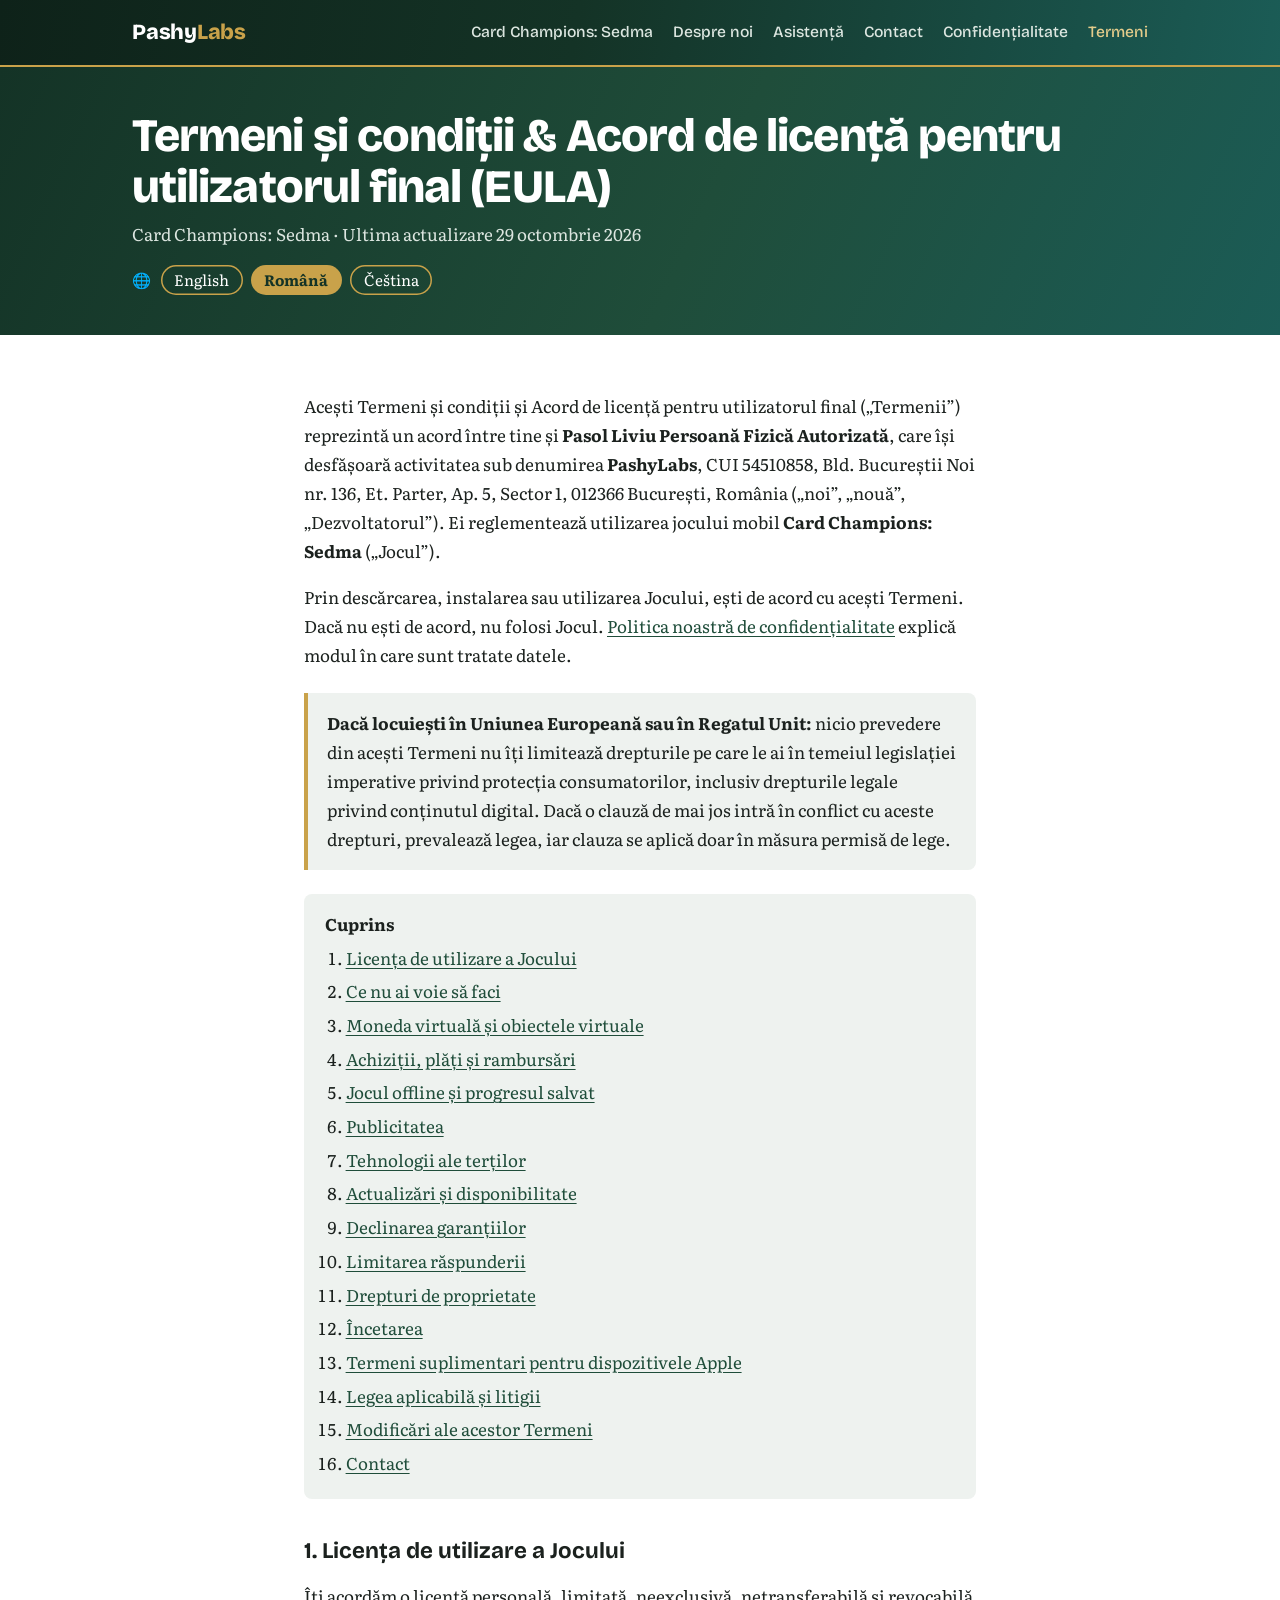
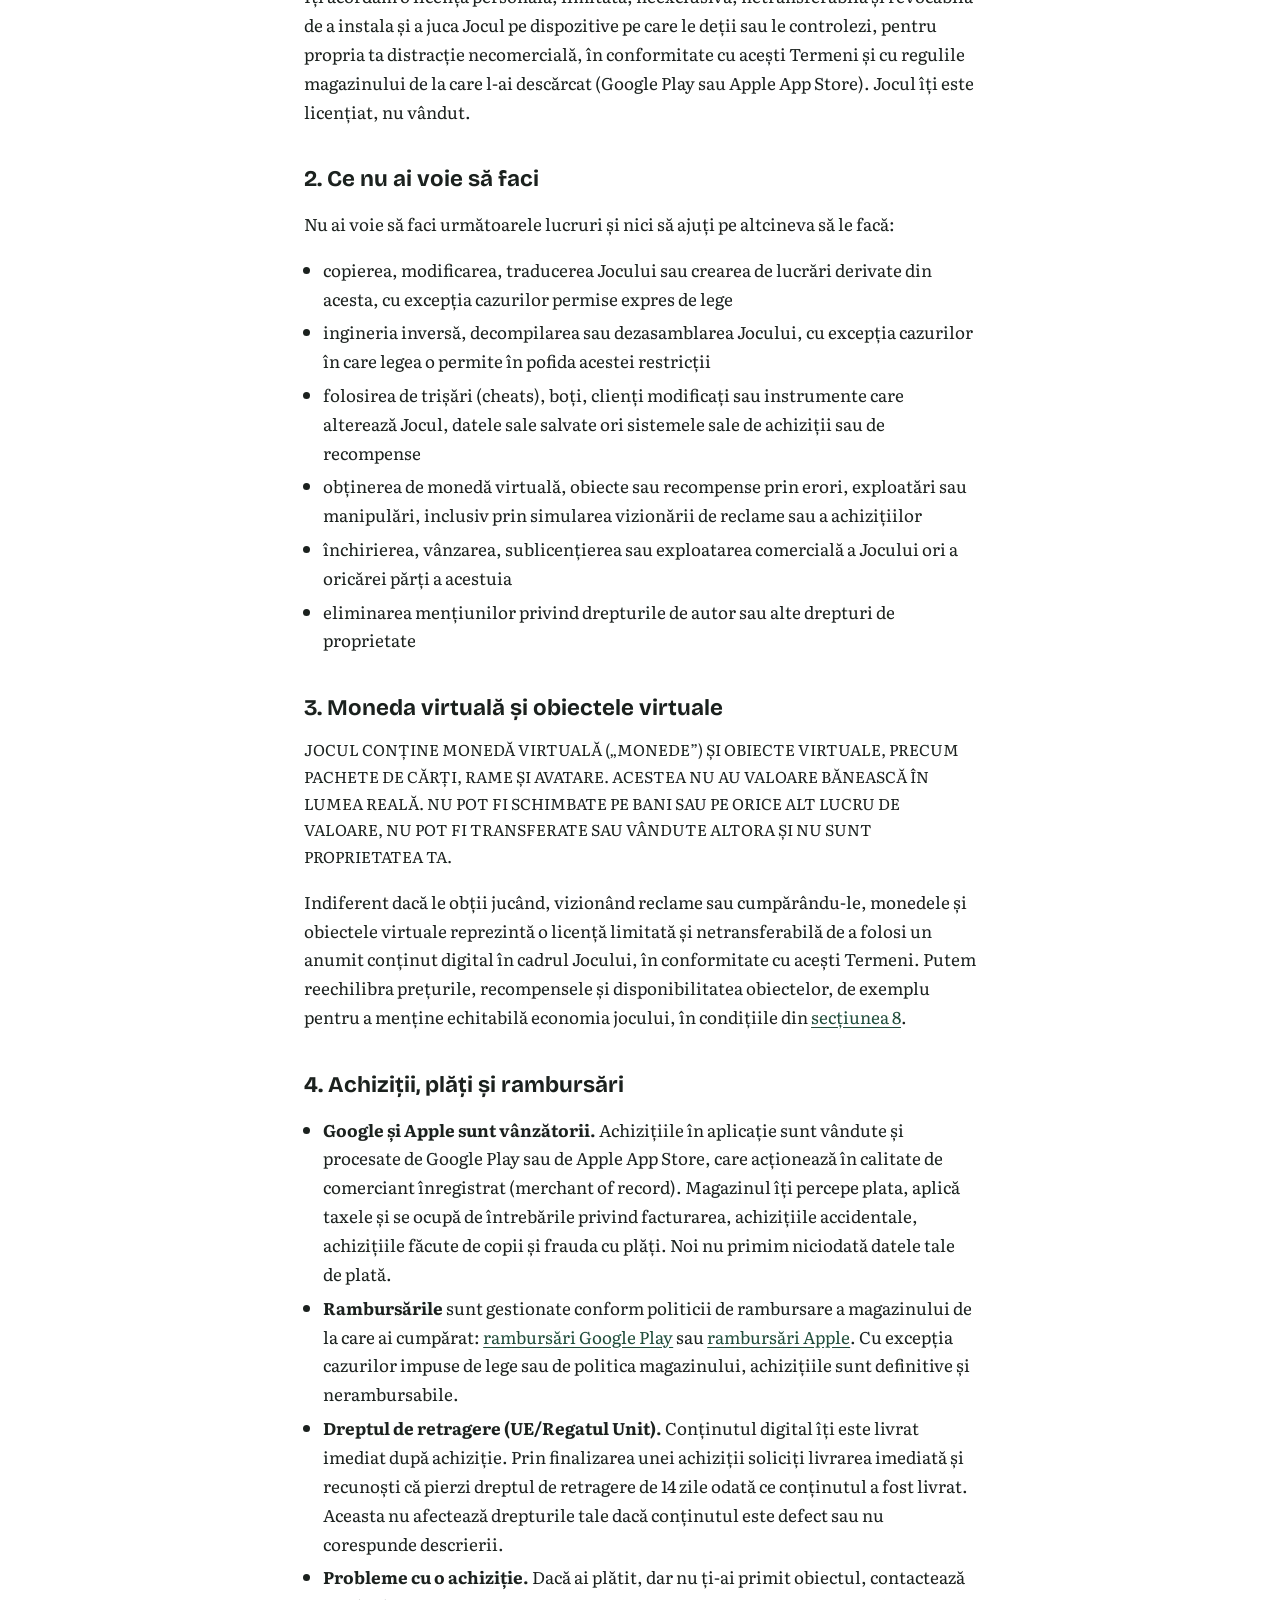
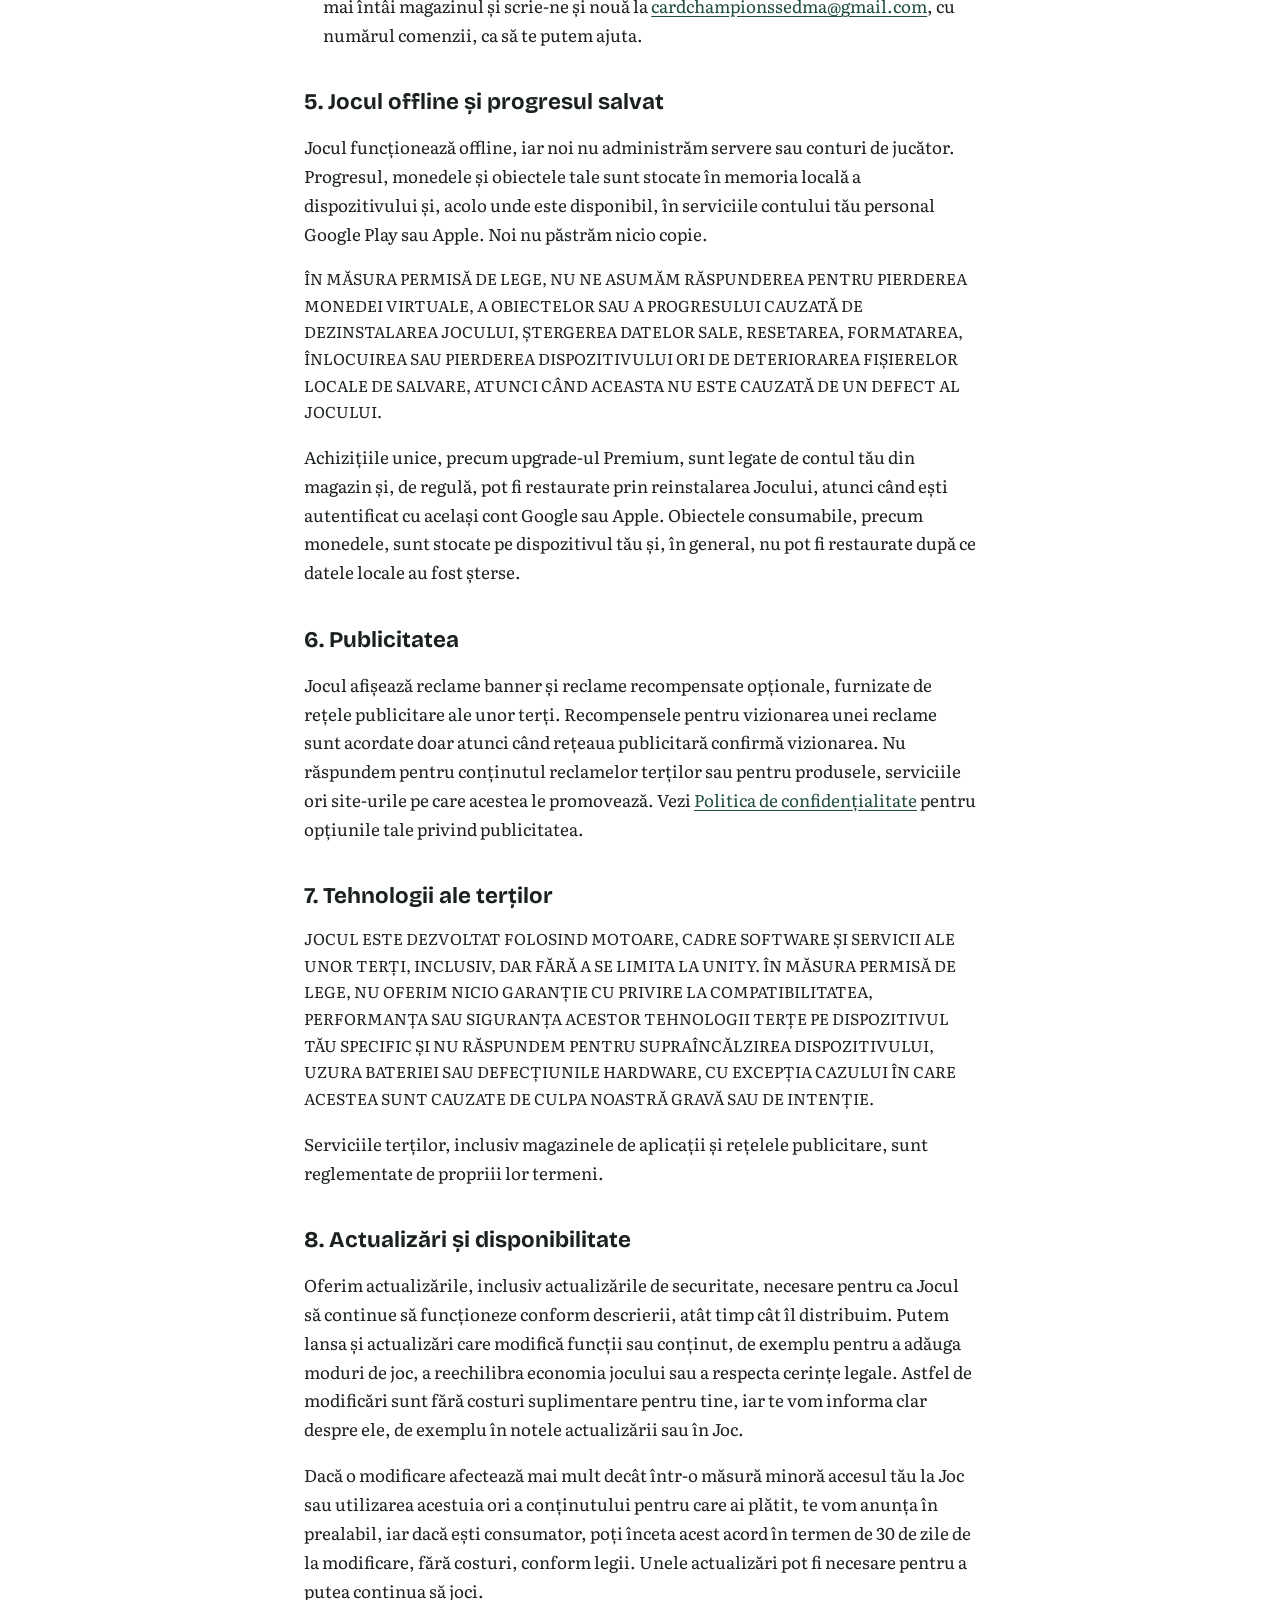
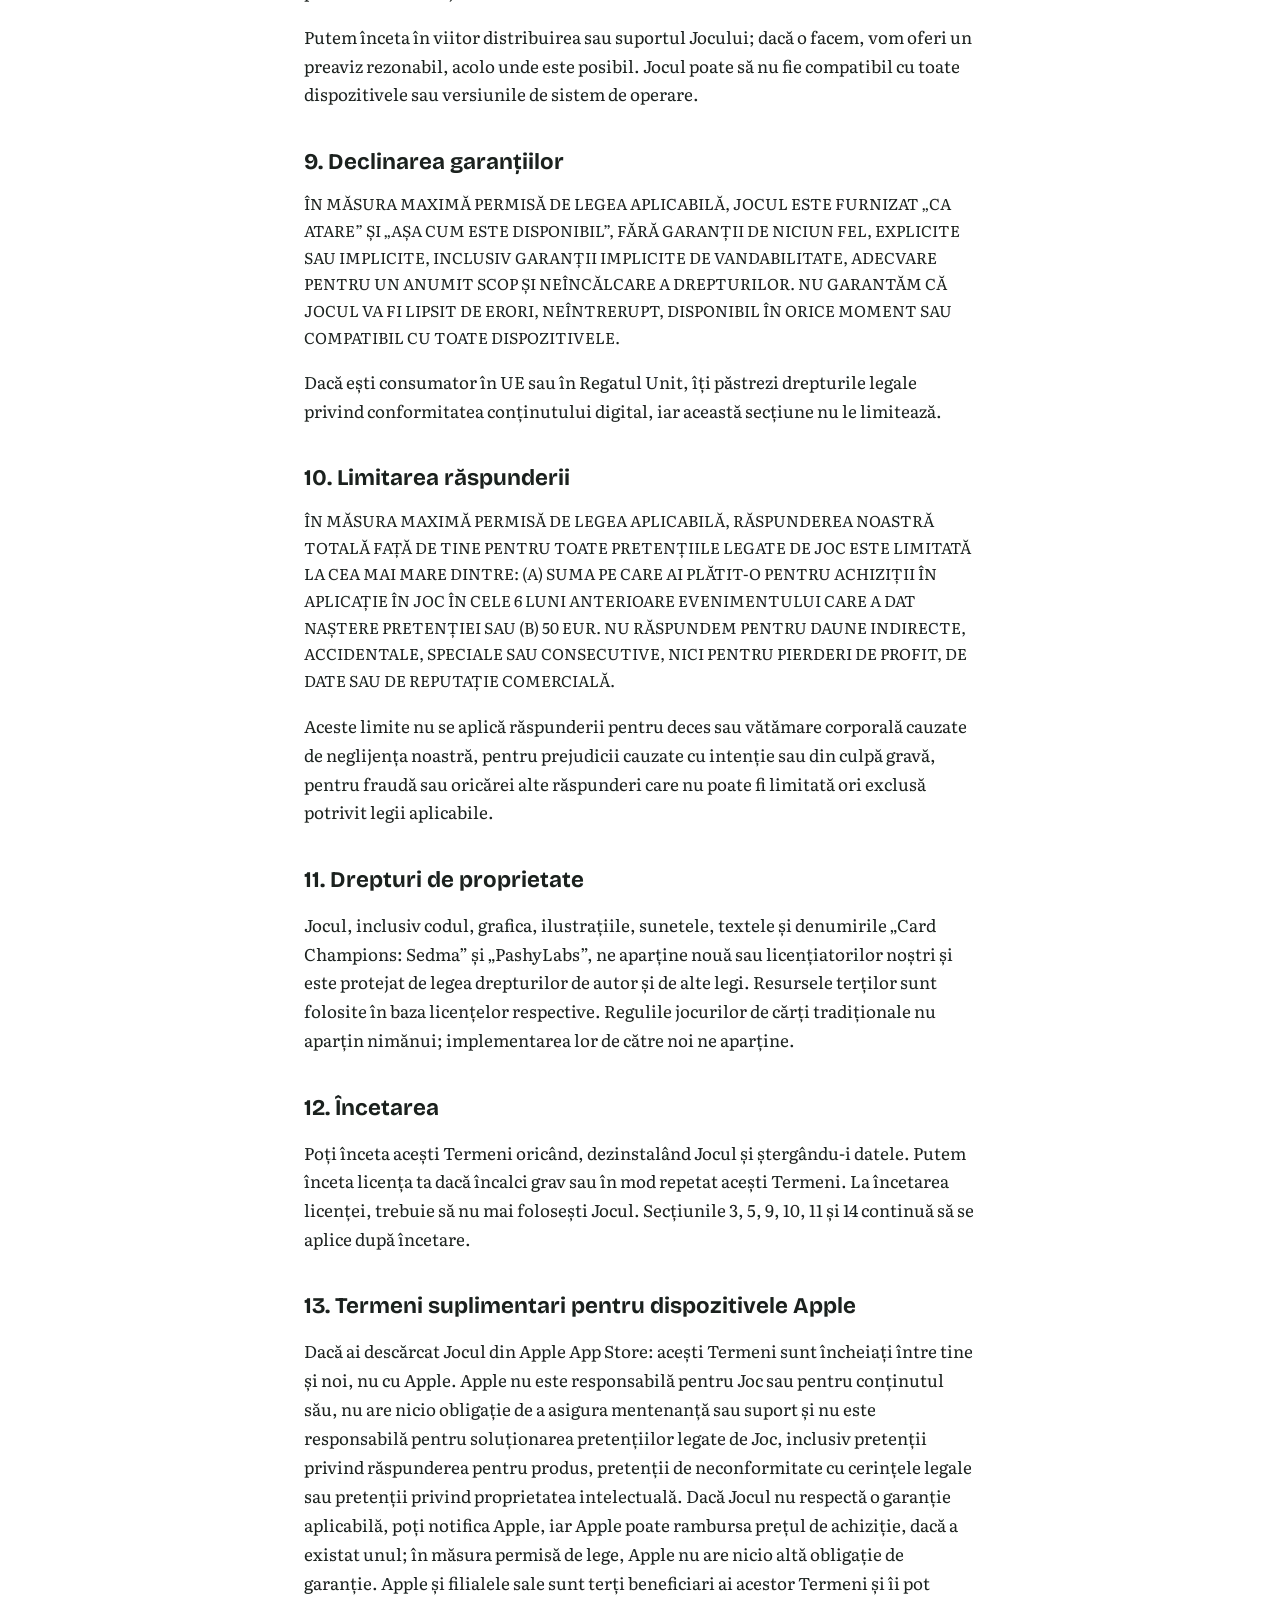
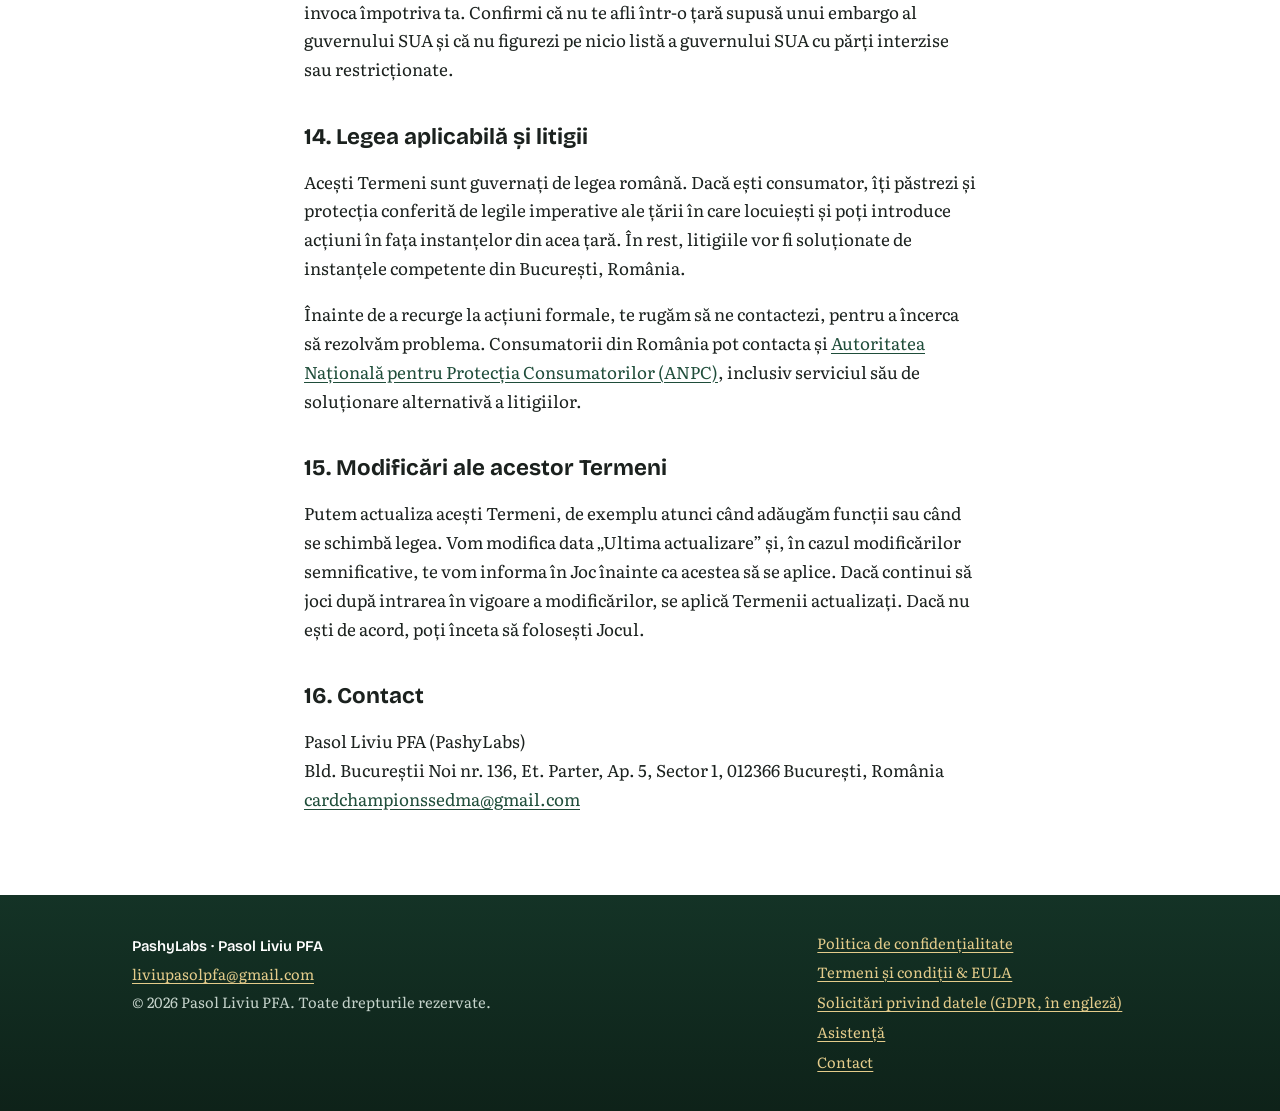
<file: ro/terms.html>
<!doctype html>
<!-- DRAFT translation (written by Claude) - pending native-speaker review. The English terms.html is the source text. -->
<html lang="ro">
<head>
<meta charset="utf-8">
<meta name="viewport" content="width=device-width, initial-scale=1">
<title>Termeni și condiții – PashyLabs</title>
<meta name="description" content="Termeni și condiții și acord de licență pentru utilizatorul final (EULA) pentru Card Champions: Sedma.">
<link rel="stylesheet" href="../style.css?v=5">
<link rel="icon" href="../assets/icon.png">
<link rel="alternate" hreflang="en" href="https://pashylabs.com/terms.html">
<link rel="alternate" hreflang="ro" href="https://pashylabs.com/ro/terms.html">
<link rel="alternate" hreflang="cs" href="https://pashylabs.com/cs/terms.html">
<link rel="alternate" hreflang="x-default" href="https://pashylabs.com/terms.html">
</head>
<body>
<header class="site-header">
  <div class="wrap">
    <a class="wordmark" href="../index.html">Pashy<span>Labs</span></a>
    <button class="menu-btn" type="button" aria-expanded="false" aria-controls="site-nav">Meniu</button>
    <nav class="site-nav" id="site-nav" aria-label="Main">
      <a href="../index.html">Card Champions: Sedma</a>
      <a href="../about.html">Despre noi</a>
      <a href="../support.html">Asistență</a>
      <a href="../contact.html">Contact</a>
      <a href="privacy.html">Confidențialitate</a>
      <a href="terms.html" aria-current="page">Termeni</a>
    </nav>
  </div>
</header>

<header class="doc-head">
  <div class="wrap">
    <h1>Termeni și condiții &amp; Acord de licență pentru utilizatorul final (EULA)</h1>
    <p>Card Champions: Sedma · Ultima actualizare 29 octombrie 2026</p>
    <p class="lang-switch"><a href="../terms.html" hreflang="en" lang="en">English</a> <span aria-current="true">Română</span> <a href="../cs/terms.html" hreflang="cs" lang="cs">Čeština</a></p>
  </div>
</header>

<main class="wrap doc">
  <p>Acești Termeni și condiții și Acord de licență pentru utilizatorul final („Termenii”) reprezintă un acord între tine și <strong>Pasol Liviu Persoană Fizică Autorizată</strong>, care își desfășoară activitatea sub denumirea <strong>PashyLabs</strong>, CUI 54510858, Bld. Bucureștii Noi nr. 136, Et. Parter, Ap. 5, Sector 1, 012366 București, România („noi”, „nouă”, „Dezvoltatorul”). Ei reglementează utilizarea jocului mobil <strong>Card Champions: Sedma</strong> („Jocul”).</p>
  <p>Prin descărcarea, instalarea sau utilizarea Jocului, ești de acord cu acești Termeni. Dacă nu ești de acord, nu folosi Jocul. <a href="privacy.html">Politica noastră de confidențialitate</a> explică modul în care sunt tratate datele.</p>

  <div class="note">
    <strong>Dacă locuiești în Uniunea Europeană sau în Regatul Unit:</strong> nicio prevedere din acești Termeni nu îți limitează drepturile pe care le ai în temeiul legislației imperative privind protecția consumatorilor, inclusiv drepturile legale privind conținutul digital. Dacă o clauză de mai jos intră în conflict cu aceste drepturi, prevalează legea, iar clauza se aplică doar în măsura permisă de lege.
  </div>

  <nav class="toc" aria-label="Cuprins">
    <strong>Cuprins</strong>
    <ol>
      <li><a href="#license">Licența de utilizare a Jocului</a></li>
      <li><a href="#restrictions">Ce nu ai voie să faci</a></li>
      <li><a href="#virtual">Moneda virtuală și obiectele virtuale</a></li>
      <li><a href="#purchases">Achiziții, plăți și rambursări</a></li>
      <li><a href="#saves">Jocul offline și progresul salvat</a></li>
      <li><a href="#ads">Publicitatea</a></li>
      <li><a href="#thirdparty">Tehnologii ale terților</a></li>
      <li><a href="#updates">Actualizări și disponibilitate</a></li>
      <li><a href="#warranty">Declinarea garanțiilor</a></li>
      <li><a href="#liability">Limitarea răspunderii</a></li>
      <li><a href="#ip">Drepturi de proprietate</a></li>
      <li><a href="#termination">Încetarea</a></li>
      <li><a href="#apple">Termeni suplimentari pentru dispozitivele Apple</a></li>
      <li><a href="#law">Legea aplicabilă și litigii</a></li>
      <li><a href="#changes">Modificări ale acestor Termeni</a></li>
      <li><a href="#contact">Contact</a></li>
    </ol>
  </nav>

  <h2 id="license">1. Licența de utilizare a Jocului</h2>
  <p>Îți acordăm o licență personală, limitată, neexclusivă, netransferabilă și revocabilă de a instala și a juca Jocul pe dispozitive pe care le deții sau le controlezi, pentru propria ta distracție necomercială, în conformitate cu acești Termeni și cu regulile magazinului de la care l-ai descărcat (Google Play sau Apple App Store). Jocul îți este licențiat, nu vândut.</p>

  <h2 id="restrictions">2. Ce nu ai voie să faci</h2>
  <p>Nu ai voie să faci următoarele lucruri și nici să ajuți pe altcineva să le facă:</p>
  <ul>
    <li>copierea, modificarea, traducerea Jocului sau crearea de lucrări derivate din acesta, cu excepția cazurilor permise expres de lege</li>
    <li>ingineria inversă, decompilarea sau dezasamblarea Jocului, cu excepția cazurilor în care legea o permite în pofida acestei restricții</li>
    <li>folosirea de trișări (cheats), boți, clienți modificați sau instrumente care alterează Jocul, datele sale salvate ori sistemele sale de achiziții sau de recompense</li>
    <li>obținerea de monedă virtuală, obiecte sau recompense prin erori, exploatări sau manipulări, inclusiv prin simularea vizionării de reclame sau a achizițiilor</li>
    <li>închirierea, vânzarea, sublicențierea sau exploatarea comercială a Jocului ori a oricărei părți a acestuia</li>
    <li>eliminarea mențiunilor privind drepturile de autor sau alte drepturi de proprietate</li>
  </ul>

  <h2 id="virtual">3. Moneda virtuală și obiectele virtuale</h2>
  <p class="caps">JOCUL CONȚINE MONEDĂ VIRTUALĂ („MONEDE”) ȘI OBIECTE VIRTUALE, PRECUM PACHETE DE CĂRȚI, RAME ȘI AVATARE. ACESTEA NU AU VALOARE BĂNEASCĂ ÎN LUMEA REALĂ. NU POT FI SCHIMBATE PE BANI SAU PE ORICE ALT LUCRU DE VALOARE, NU POT FI TRANSFERATE SAU VÂNDUTE ALTORA ȘI NU SUNT PROPRIETATEA TA.</p>
  <p>Indiferent dacă le obții jucând, vizionând reclame sau cumpărându-le, monedele și obiectele virtuale reprezintă o licență limitată și netransferabilă de a folosi un anumit conținut digital în cadrul Jocului, în conformitate cu acești Termeni. Putem reechilibra prețurile, recompensele și disponibilitatea obiectelor, de exemplu pentru a menține echitabilă economia jocului, în condițiile din <a href="#updates">secțiunea 8</a>.</p>

  <h2 id="purchases">4. Achiziții, plăți și rambursări</h2>
  <ul>
    <li><strong>Google și Apple sunt vânzătorii.</strong> Achizițiile în aplicație sunt vândute și procesate de Google Play sau de Apple App Store, care acționează în calitate de comerciant înregistrat (merchant of record). Magazinul îți percepe plata, aplică taxele și se ocupă de întrebările privind facturarea, achizițiile accidentale, achizițiile făcute de copii și frauda cu plăți. Noi nu primim niciodată datele tale de plată.</li>
    <li><strong>Rambursările</strong> sunt gestionate conform politicii de rambursare a magazinului de la care ai cumpărat: <a href="https://support.google.com/googleplay/answer/2479637">rambursări Google Play</a> sau <a href="https://support.apple.com/118223">rambursări Apple</a>. Cu excepția cazurilor impuse de lege sau de politica magazinului, achizițiile sunt definitive și nerambursabile.</li>
    <li><strong>Dreptul de retragere (UE/Regatul Unit).</strong> Conținutul digital îți este livrat imediat după achiziție. Prin finalizarea unei achiziții soliciți livrarea imediată și recunoști că pierzi dreptul de retragere de 14 zile odată ce conținutul a fost livrat. Aceasta nu afectează drepturile tale dacă conținutul este defect sau nu corespunde descrierii.</li>
    <li><strong>Probleme cu o achiziție.</strong> Dacă ai plătit, dar nu ți-ai primit obiectul, contactează mai întâi magazinul și scrie-ne și nouă la <a href="mailto:cardchampionssedma@gmail.com">cardchampionssedma@gmail.com</a>, cu numărul comenzii, ca să te putem ajuta.</li>
  </ul>

  <h2 id="saves">5. Jocul offline și progresul salvat</h2>
  <p>Jocul funcționează offline, iar noi nu administrăm servere sau conturi de jucător. Progresul, monedele și obiectele tale sunt stocate în memoria locală a dispozitivului și, acolo unde este disponibil, în serviciile contului tău personal Google Play sau Apple. Noi nu păstrăm nicio copie.</p>
  <p class="caps">ÎN MĂSURA PERMISĂ DE LEGE, NU NE ASUMĂM RĂSPUNDEREA PENTRU PIERDEREA MONEDEI VIRTUALE, A OBIECTELOR SAU A PROGRESULUI CAUZATĂ DE DEZINSTALAREA JOCULUI, ȘTERGEREA DATELOR SALE, RESETAREA, FORMATAREA, ÎNLOCUIREA SAU PIERDEREA DISPOZITIVULUI ORI DE DETERIORAREA FIȘIERELOR LOCALE DE SALVARE, ATUNCI CÂND ACEASTA NU ESTE CAUZATĂ DE UN DEFECT AL JOCULUI.</p>
  <p>Achizițiile unice, precum upgrade-ul Premium, sunt legate de contul tău din magazin și, de regulă, pot fi restaurate prin reinstalarea Jocului, atunci când ești autentificat cu același cont Google sau Apple. Obiectele consumabile, precum monedele, sunt stocate pe dispozitivul tău și, în general, nu pot fi restaurate după ce datele locale au fost șterse.</p>

  <h2 id="ads">6. Publicitatea</h2>
  <p>Jocul afișează reclame banner și reclame recompensate opționale, furnizate de rețele publicitare ale unor terți. Recompensele pentru vizionarea unei reclame sunt acordate doar atunci când rețeaua publicitară confirmă vizionarea. Nu răspundem pentru conținutul reclamelor terților sau pentru produsele, serviciile ori site-urile pe care acestea le promovează. Vezi <a href="privacy.html#collect">Politica de confidențialitate</a> pentru opțiunile tale privind publicitatea.</p>

  <h2 id="thirdparty">7. Tehnologii ale terților</h2>
  <p class="caps">JOCUL ESTE DEZVOLTAT FOLOSIND MOTOARE, CADRE SOFTWARE ȘI SERVICII ALE UNOR TERȚI, INCLUSIV, DAR FĂRĂ A SE LIMITA LA UNITY. ÎN MĂSURA PERMISĂ DE LEGE, NU OFERIM NICIO GARANȚIE CU PRIVIRE LA COMPATIBILITATEA, PERFORMANȚA SAU SIGURANȚA ACESTOR TEHNOLOGII TERȚE PE DISPOZITIVUL TĂU SPECIFIC ȘI NU RĂSPUNDEM PENTRU SUPRAÎNCĂLZIREA DISPOZITIVULUI, UZURA BATERIEI SAU DEFECȚIUNILE HARDWARE, CU EXCEPȚIA CAZULUI ÎN CARE ACESTEA SUNT CAUZATE DE CULPA NOASTRĂ GRAVĂ SAU DE INTENȚIE.</p>
  <p>Serviciile terților, inclusiv magazinele de aplicații și rețelele publicitare, sunt reglementate de propriii lor termeni.</p>

  <h2 id="updates">8. Actualizări și disponibilitate</h2>
  <p>Oferim actualizările, inclusiv actualizările de securitate, necesare pentru ca Jocul să continue să funcționeze conform descrierii, atât timp cât îl distribuim. Putem lansa și actualizări care modifică funcții sau conținut, de exemplu pentru a adăuga moduri de joc, a reechilibra economia jocului sau a respecta cerințe legale. Astfel de modificări sunt fără costuri suplimentare pentru tine, iar te vom informa clar despre ele, de exemplu în notele actualizării sau în Joc.</p>
  <p>Dacă o modificare afectează mai mult decât într-o măsură minoră accesul tău la Joc sau utilizarea acestuia ori a conținutului pentru care ai plătit, te vom anunța în prealabil, iar dacă ești consumator, poți înceta acest acord în termen de 30 de zile de la modificare, fără costuri, conform legii. Unele actualizări pot fi necesare pentru a putea continua să joci.</p>
  <p>Putem înceta în viitor distribuirea sau suportul Jocului; dacă o facem, vom oferi un preaviz rezonabil, acolo unde este posibil. Jocul poate să nu fie compatibil cu toate dispozitivele sau versiunile de sistem de operare.</p>

  <h2 id="warranty">9. Declinarea garanțiilor</h2>
  <p class="caps">ÎN MĂSURA MAXIMĂ PERMISĂ DE LEGEA APLICABILĂ, JOCUL ESTE FURNIZAT „CA ATARE” ȘI „AȘA CUM ESTE DISPONIBIL”, FĂRĂ GARANȚII DE NICIUN FEL, EXPLICITE SAU IMPLICITE, INCLUSIV GARANȚII IMPLICITE DE VANDABILITATE, ADECVARE PENTRU UN ANUMIT SCOP ȘI NEÎNCĂLCARE A DREPTURILOR. NU GARANTĂM CĂ JOCUL VA FI LIPSIT DE ERORI, NEÎNTRERUPT, DISPONIBIL ÎN ORICE MOMENT SAU COMPATIBIL CU TOATE DISPOZITIVELE.</p>
  <p>Dacă ești consumator în UE sau în Regatul Unit, îți păstrezi drepturile legale privind conformitatea conținutului digital, iar această secțiune nu le limitează.</p>

  <h2 id="liability">10. Limitarea răspunderii</h2>
  <p class="caps">ÎN MĂSURA MAXIMĂ PERMISĂ DE LEGEA APLICABILĂ, RĂSPUNDEREA NOASTRĂ TOTALĂ FAȚĂ DE TINE PENTRU TOATE PRETENȚIILE LEGATE DE JOC ESTE LIMITATĂ LA CEA MAI MARE DINTRE: (A) SUMA PE CARE AI PLĂTIT-O PENTRU ACHIZIȚII ÎN APLICAȚIE ÎN JOC ÎN CELE 6 LUNI ANTERIOARE EVENIMENTULUI CARE A DAT NAȘTERE PRETENȚIEI SAU (B) 50 EUR. NU RĂSPUNDEM PENTRU DAUNE INDIRECTE, ACCIDENTALE, SPECIALE SAU CONSECUTIVE, NICI PENTRU PIERDERI DE PROFIT, DE DATE SAU DE REPUTAȚIE COMERCIALĂ.</p>
  <p>Aceste limite nu se aplică răspunderii pentru deces sau vătămare corporală cauzate de neglijența noastră, pentru prejudicii cauzate cu intenție sau din culpă gravă, pentru fraudă sau oricărei alte răspunderi care nu poate fi limitată ori exclusă potrivit legii aplicabile.</p>

  <h2 id="ip">11. Drepturi de proprietate</h2>
  <p>Jocul, inclusiv codul, grafica, ilustrațiile, sunetele, textele și denumirile „Card Champions: Sedma” și „PashyLabs”, ne aparține nouă sau licențiatorilor noștri și este protejat de legea drepturilor de autor și de alte legi. Resursele terților sunt folosite în baza licențelor respective. Regulile jocurilor de cărți tradiționale nu aparțin nimănui; implementarea lor de către noi ne aparține.</p>

  <h2 id="termination">12. Încetarea</h2>
  <p>Poți înceta acești Termeni oricând, dezinstalând Jocul și ștergându-i datele. Putem înceta licența ta dacă încalci grav sau în mod repetat acești Termeni. La încetarea licenței, trebuie să nu mai folosești Jocul. Secțiunile 3, 5, 9, 10, 11 și 14 continuă să se aplice după încetare.</p>

  <h2 id="apple">13. Termeni suplimentari pentru dispozitivele Apple</h2>
  <p>Dacă ai descărcat Jocul din Apple App Store: acești Termeni sunt încheiați între tine și noi, nu cu Apple. Apple nu este responsabilă pentru Joc sau pentru conținutul său, nu are nicio obligație de a asigura mentenanță sau suport și nu este responsabilă pentru soluționarea pretențiilor legate de Joc, inclusiv pretenții privind răspunderea pentru produs, pretenții de neconformitate cu cerințele legale sau pretenții privind proprietatea intelectuală. Dacă Jocul nu respectă o garanție aplicabilă, poți notifica Apple, iar Apple poate rambursa prețul de achiziție, dacă a existat unul; în măsura permisă de lege, Apple nu are nicio altă obligație de garanție. Apple și filialele sale sunt terți beneficiari ai acestor Termeni și îi pot invoca împotriva ta. Confirmi că nu te afli într-o țară supusă unui embargo al guvernului SUA și că nu figurezi pe nicio listă a guvernului SUA cu părți interzise sau restricționate.</p>

  <h2 id="law">14. Legea aplicabilă și litigii</h2>
  <p>Acești Termeni sunt guvernați de legea română. Dacă ești consumator, îți păstrezi și protecția conferită de legile imperative ale țării în care locuiești și poți introduce acțiuni în fața instanțelor din acea țară. În rest, litigiile vor fi soluționate de instanțele competente din București, România.</p>
  <p>Înainte de a recurge la acțiuni formale, te rugăm să ne contactezi, pentru a încerca să rezolvăm problema. Consumatorii din România pot contacta și <a href="https://anpc.ro/">Autoritatea Națională pentru Protecția Consumatorilor (ANPC)</a>, inclusiv serviciul său de soluționare alternativă a litigiilor.</p>

  <h2 id="changes">15. Modificări ale acestor Termeni</h2>
  <p>Putem actualiza acești Termeni, de exemplu atunci când adăugăm funcții sau când se schimbă legea. Vom modifica data „Ultima actualizare” și, în cazul modificărilor semnificative, te vom informa în Joc înainte ca acestea să se aplice. Dacă continui să joci după intrarea în vigoare a modificărilor, se aplică Termenii actualizați. Dacă nu ești de acord, poți înceta să folosești Jocul.</p>

  <h2 id="contact">16. Contact</h2>
  <p>Pasol Liviu PFA (PashyLabs)<br>
  Bld. Bucureștii Noi nr. 136, Et. Parter, Ap. 5, Sector 1, 012366 București, România<br>
  <a href="mailto:cardchampionssedma@gmail.com">cardchampionssedma@gmail.com</a></p>
</main>

<footer class="site-footer">
  <div class="wrap">
    <div>
      <p class="legal-name">PashyLabs · Pasol Liviu PFA</p>
      <p><a href="mailto:liviupasolpfa@gmail.com">liviupasolpfa@gmail.com</a></p>
      <p>© 2026 Pasol Liviu PFA. Toate drepturile rezervate.</p>
    </div>
    <nav aria-label="Legal">
      <a href="privacy.html">Politica de confidențialitate</a>
      <a href="terms.html">Termeni și condiții &amp; EULA</a>
      <a href="../data-request.html">Solicitări privind datele (GDPR, în engleză)</a>
      <a href="../support.html">Asistență</a>
      <a href="../contact.html">Contact</a>
    </nav>
  </div>
</footer>
<script>
(function () {
  var b = document.querySelector('.menu-btn'), n = document.getElementById('site-nav');
  if (!b || !n) return;
  var m = "Meniu", c = "Închide";
  b.addEventListener('click', function () {
    var open = b.getAttribute('aria-expanded') === 'true';
    b.setAttribute('aria-expanded', String(!open));
    b.textContent = open ? m : c;
    n.classList.toggle('open', !open);
  });
})();
</script>
</body>
</html>
</file>
<file: style.css>
@import url('https://fonts.googleapis.com/css2?family=Bricolage+Grotesque:opsz,wght@12..96,500;12..96,700;12..96,800&family=Literata:ital,opsz,wght@0,7..72,400;0,7..72,600;1,7..72,400&display=swap');

:root {
  --felt: #1F4D3A;
  --felt-deep: #143326;
  --felt-night: #0E2219;
  --teal: #1B5C56;
  --gold: #C9A24A;
  --gold-soft: #E4CC8B;
  --paper: #FFFFFF;
  --mist: #EEF2EF;
  --ink: #1B211E;
  --ink-soft: #4A5550;
  --suit-red: #B3261E;
  --line: #D6DDD8;
  --display: 'Bricolage Grotesque', system-ui, sans-serif;
  --body: 'Literata', Georgia, serif;
}

* { box-sizing: border-box; }
html { -webkit-text-size-adjust: 100%; }
body {
  margin: 0;
  background: var(--paper);
  color: var(--ink);
  font-family: var(--body);
  font-size: 1.0625rem;
  line-height: 1.7;
}
img { max-width: 100%; display: block; }
a { color: var(--felt); text-underline-offset: 3px; }
a:hover { color: var(--suit-red); }
:focus-visible { outline: 3px solid var(--gold); outline-offset: 3px; border-radius: 2px; }

/* Header */
.site-header {
  background: linear-gradient(100deg, var(--felt-night) 0%, var(--felt-deep) 45%, var(--teal) 100%);
  border-bottom: 2px solid var(--gold);
}
.site-header .wrap {
  display: flex; align-items: center; justify-content: space-between;
  gap: 1rem; flex-wrap: wrap; padding-top: .9rem; padding-bottom: .9rem;
}
.wordmark {
  font-family: var(--display); font-weight: 800; font-size: 1.35rem;
  color: #fff; text-decoration: none; letter-spacing: -.01em;
}
.wordmark span { color: var(--gold); }
.wordmark:hover { color: #fff; }
.site-nav { display: flex; gap: 1.25rem; flex-wrap: wrap; }
.site-nav a {
  font-family: var(--display); font-weight: 500; font-size: .98rem;
  color: #DCE6E0; text-decoration: none;
}
.site-nav a:hover, .site-nav a[aria-current="page"] { color: var(--gold-soft); }

.wrap { max-width: 1080px; margin: 0 auto; padding-left: 16px; padding-right: 16px; }
@media (min-width: 720px) { .wrap { padding-left: 32px; padding-right: 32px; } }

/* Hero: the card table */
.table {
  background:
    radial-gradient(ellipse at 16% 18%, rgba(228,204,139,.16) 0%, transparent 42%),
    radial-gradient(ellipse at 84% 88%, rgba(27,92,86,.7) 0%, transparent 55%),
    radial-gradient(ellipse at 50% 30%, #2A6249 0%, var(--felt) 45%, var(--felt-deep) 100%);
  color: #fff;
  overflow: hidden;
}
.table .wrap {
  display: grid; gap: 2.5rem; align-items: center;
  padding-top: 4rem; padding-bottom: 4.5rem;
}
@media (min-width: 860px) { .table .wrap { grid-template-columns: 1.1fr 1fr; } }
.table h1 {
  font-family: var(--display); font-weight: 800;
  font-size: clamp(2.4rem, 6vw, 4rem); line-height: 1.02;
  letter-spacing: -.025em; margin: 0 0 1.1rem;
}
.table p { color: #DCE6E0; max-width: 34em; margin: 0 0 1.5rem; font-size: 1.12rem; }
.btn {
  display: inline-block; font-family: var(--display); font-weight: 700;
  background: linear-gradient(180deg, var(--gold-soft) 0%, var(--gold) 100%); color: var(--felt-deep); text-decoration: none;
  padding: .75rem 1.3rem; border-radius: 6px;
}
.btn:hover { background: linear-gradient(180deg, #F0DDA6 0%, var(--gold-soft) 100%); color: var(--felt-deep); }
.btn.ghost { background: transparent; color: #fff; box-shadow: inset 0 0 0 2px var(--gold); }
.btn.ghost:hover { background: rgba(201,162,74,.15); color: #fff; }

/* Fanned playing cards */
.fan { position: relative; height: 300px; max-width: 420px; margin: 0 auto; width: 100%; }
.card {
  position: absolute; left: 50%; bottom: 10px;
  width: 150px; height: 214px; margin-left: -75px;
  background: #fff; border-radius: 12px;
  box-shadow: 0 14px 30px rgba(0,0,0,.35);
  transform-origin: 50% 120%;
  color: var(--ink);
  font-family: var(--display); font-weight: 800;
  animation: deal .7s cubic-bezier(.2,.8,.2,1) both;
}
.card .idx { position: absolute; top: 10px; left: 12px; line-height: .95; font-size: 1.7rem; text-align: center; }
.card .idx.bottom { top: auto; left: auto; bottom: 10px; right: 12px; transform: rotate(180deg); }
.card .pip { position: absolute; inset: 0; display: grid; place-items: center; font-size: 4.4rem; }
.card.red { color: var(--suit-red); }
.card:nth-child(1) { transform: rotate(-24deg); animation-delay: .05s; }
.card:nth-child(2) { transform: rotate(-8deg); animation-delay: .15s; }
.card:nth-child(3) { transform: rotate(8deg); animation-delay: .25s; }
.card:nth-child(4) { transform: rotate(24deg); animation-delay: .35s; box-shadow: 0 0 0 3px var(--gold), 0 18px 36px rgba(0,0,0,.4); }
@keyframes deal { from { opacity: 0; translate: 0 60px; } to { opacity: 1; translate: 0 0; } }
@media (prefers-reduced-motion: reduce) { .card { animation: none; } }

/* Game banner (top of the home page) */
.banner {
  background: radial-gradient(ellipse at 50% 50%, #2A1E16 0%, #120D0A 100%);
  border-bottom: 2px solid var(--gold);
}
.banner img {
  width: 100%; max-width: 1024px; height: auto; margin: 0 auto;
  -webkit-mask-image: linear-gradient(to right, transparent 0%, #000 14%, #000 86%, transparent 100%);
  mask-image: linear-gradient(to right, transparent 0%, #000 14%, #000 86%, transparent 100%);
}
@media (max-width: 1060px) { .banner img { -webkit-mask-image: none; mask-image: none; } }

/* Content sections */
.section { padding: 3.5rem 0; }
.section.alt { background: linear-gradient(180deg, var(--mist) 0%, #DFEBE4 100%); }
.section h2 {
  font-family: var(--display); font-weight: 700; font-size: clamp(1.6rem, 3.4vw, 2.1rem);
  letter-spacing: -.015em; line-height: 1.15; margin: 0 0 1rem;
}
.lede { max-width: 38em; color: var(--ink-soft); margin-top: 0; }
.split { display: grid; gap: 2rem; }
@media (min-width: 760px) { .split { grid-template-columns: 1fr 1fr; } }
.facts { list-style: none; padding: 0; margin: 0; }
.facts li { padding: .55rem 0; border-bottom: 1px solid var(--line); }
.facts li strong { font-family: var(--display); font-weight: 600; display: block; font-size: .9rem; color: var(--ink-soft); }

.trailer { width: 100%; display: block; border-radius: 10px; background: #000; border: 1px solid var(--line); aspect-ratio: 16 / 9; margin-top: 1.25rem; }
.shots { display: grid; grid-template-columns: 1fr; gap: 1rem; margin-top: 1rem; }
@media (min-width: 640px) { .shots { grid-template-columns: 1fr 1fr; } }
.shots img { border-radius: 10px; border: 1px solid var(--line); width: 100%; height: auto; }

/* Legal / long-form pages */
.doc-head { background: linear-gradient(115deg, var(--felt-deep) 0%, var(--felt) 55%, var(--teal) 100%); color: #fff; }
.doc-head .wrap { padding-top: 2.75rem; padding-bottom: 2.5rem; }
.doc-head h1 {
  font-family: var(--display); font-weight: 800; letter-spacing: -.02em;
  font-size: clamp(2rem, 5vw, 2.9rem); line-height: 1.08; margin: 0 0 .5rem;
}
.doc-head p { margin: 0; color: #DCE6E0; }
.doc { max-width: 46rem; padding-top: 2.5rem; padding-bottom: 4rem; }
.doc h2 {
  font-family: var(--display); font-weight: 700; font-size: 1.4rem;
  margin: 2.4rem 0 .6rem; line-height: 1.25;
}
.doc h3 { font-family: var(--display); font-weight: 600; font-size: 1.1rem; margin: 1.6rem 0 .4rem; }
.doc ul { padding-left: 1.2rem; }
.doc li { margin: .3rem 0; }
.caps { font-size: .98rem; }
.note {
  background: var(--mist); border-left: 4px solid var(--gold);
  padding: 1rem 1.2rem; border-radius: 0 8px 8px 0; margin: 1.5rem 0;
}
.toc { background: var(--mist); padding: 1rem 1.3rem; border-radius: 8px; margin-bottom: 1rem; }
.toc ol { margin: .3rem 0 0; padding-left: 1.3rem; }

/* Form */
form.request { display: grid; gap: 1rem; margin-top: 1.5rem; }
form.request label { font-family: var(--display); font-weight: 600; display: grid; gap: .35rem; }
form.request input, form.request select, form.request textarea {
  font: inherit; font-family: var(--body); padding: .65rem .75rem;
  border: 1px solid #AEB9B3; border-radius: 6px; background: #fff; color: var(--ink); width: 100%;
}
form.request textarea { min-height: 130px; resize: vertical; }
form.request .check { display: flex; gap: .6rem; align-items: flex-start; font-family: var(--body); font-weight: 400; }
form.request .check input { width: auto; margin-top: .4rem; }
form.request button {
  justify-self: start; font-family: var(--display); font-weight: 700; font-size: 1rem;
  background: linear-gradient(180deg, #2A6249 0%, var(--felt) 100%); color: #fff; border: 0; padding: .8rem 1.4rem; border-radius: 6px; cursor: pointer;
}
form.request button:hover { background: var(--felt-deep); }
.form-msg { font-family: var(--display); color: var(--felt); min-height: 1.5em; }

/* Footer */
.site-footer { background: linear-gradient(180deg, var(--felt-deep) 0%, var(--felt-night) 100%); color: #C4D2CA; font-size: .92rem; }
.site-footer .wrap { padding-top: 2.25rem; padding-bottom: 2.25rem; display: grid; gap: 1.5rem; }
@media (min-width: 760px) { .site-footer .wrap { grid-template-columns: 2fr 1fr; } }
.site-footer a { color: var(--gold-soft); }
.site-footer p { margin: .2rem 0; }
.site-footer .legal-name { color: #fff; font-family: var(--display); font-weight: 600; }
.site-footer nav { display: grid; gap: .3rem; align-content: start; }
.doc .facts { padding-left: 0; }
.actions { display: flex; flex-wrap: wrap; gap: .75rem; }

/* Mobile menu */
.menu-btn { display: none; }
@media (max-width: 719px) {
  .menu-btn {
    display: inline-block; font-family: var(--display); font-weight: 600; font-size: .95rem;
    background: transparent; color: #fff; border: 1.5px solid var(--gold); border-radius: 6px;
    padding: .4rem .85rem; cursor: pointer;
  }
  .site-nav { display: none; width: 100%; flex-direction: column; gap: 0; padding-top: .4rem; }
  .site-nav.open { display: flex; }
  .site-nav a { padding: .7rem 0; border-top: 1px solid rgba(255,255,255,.1); font-size: 1.02rem; }
}

/* Phone layout */
@media (max-width: 600px) {
  body { font-size: 1rem; line-height: 1.65; }
  .table .wrap { padding-top: 2.25rem; padding-bottom: 2.5rem; gap: 1.5rem; }
  .table h1 { font-size: 2.2rem; margin-bottom: .8rem; }
  .table p { font-size: 1rem; margin-bottom: 1.1rem; }
  .fan { height: 170px; max-width: 280px; }
  .card { width: 92px; height: 132px; margin-left: -46px; border-radius: 9px; bottom: 4px; }
  .card .pip { font-size: 2.6rem; }
  .card .idx { font-size: 1.05rem; top: 7px; left: 8px; }
  .card .idx.bottom { bottom: 7px; right: 8px; }
  .section { padding: 2.25rem 0; }
  .section h2 { font-size: 1.5rem; }
  .doc-head .wrap { padding-top: 1.75rem; padding-bottom: 1.6rem; }
  .doc-head h1 { font-size: 1.85rem; }
  .doc { padding-top: 1.5rem; padding-bottom: 2.5rem; }
  .doc h2 { font-size: 1.2rem; margin-top: 1.9rem; }
  .btn { padding: .7rem 1.1rem; font-size: .98rem; }
}

/* Language switcher (privacy pages) */
.doc-head .lang-switch { margin-top: 1rem; display: flex; flex-wrap: wrap; align-items: center; gap: .5rem; font-size: .95rem; }
.doc-head .lang-switch::before { content: "\1F310"; margin-right: .1rem; }
.doc-head .lang-switch a,
.doc-head .lang-switch [aria-current] {
  display: inline-block; padding: .3rem .85rem; border-radius: 999px; text-decoration: none; line-height: 1.4;
}
.doc-head .lang-switch a { color: #fff; box-shadow: inset 0 0 0 1.5px var(--gold); }
.doc-head .lang-switch a:hover { background: var(--gold); color: var(--felt-deep); }
.doc-head .lang-switch [aria-current] { background: var(--gold); color: var(--felt-deep); font-weight: 700; }

/* Dark game page (home) */
body.dark { background: #0A100D; color: #D3DFD8; }
.dark a { color: var(--gold-soft); }
.dark a:hover { color: #fff; }
.dark .section h2 { color: #fff; }
.dark .section .lede { color: #B7C6BD; }
.dark .intro {
  background:
    radial-gradient(ellipse at 84% 90%, rgba(27,92,86,.45) 0%, transparent 55%),
    radial-gradient(ellipse at 50% 0%, #1B3A2D 0%, #10201A 55%, #0A110E 100%);
}
.dark .banner { border-bottom: 0; position: relative; }
.dark .banner::after {
  content: ""; position: absolute; left: 0; right: 0; bottom: 0; height: 40%;
  background: linear-gradient(to bottom, rgba(26,58,45,0) 0%, #1B3A2D 100%);
  pointer-events: none;
}
.dark .intro .wrap { padding-top: 2.5rem; padding-bottom: 3.5rem; }
.dark .intro h1 { font-size: clamp(2.1rem, 4.6vw, 3.3rem); }
.dark .stage { background: radial-gradient(ellipse at 50% 0%, #12201A 0%, #070B09 70%); }
.dark .info {
  background: linear-gradient(180deg, #14211B 0%, #101A15 100%);
  border-top: 1px solid rgba(228,204,139,.18); border-bottom: 1px solid rgba(228,204,139,.18);
}
.dark .facts li { border-bottom-color: rgba(255,255,255,.12); }
.dark .facts li strong { color: #9FB2A8; }
.dark .trailer {
  max-width: 960px; margin: 1.25rem auto 0; border: 1px solid rgba(228,204,139,.4);
  box-shadow: 0 18px 50px rgba(0,0,0,.7), 0 0 0 6px rgba(255,255,255,.03);
}
.dark .shots { grid-template-columns: 1fr 1fr; gap: 1rem; margin-top: 1.25rem; }
@media (min-width: 860px) { .dark .shots { grid-template-columns: repeat(3, 1fr); } }
@media (max-width: 480px) { .dark .shots { grid-template-columns: 1fr; } }
.dark .shots a { display: block; border-radius: 10px; line-height: 0; }
.dark .shots img {
  border: 1px solid rgba(228,204,139,.3); box-shadow: 0 10px 28px rgba(0,0,0,.6);
  transition: transform .2s ease, border-color .2s ease;
}
.dark .shots a:hover img, .dark .shots a:focus-visible img { transform: translateY(-3px); border-color: var(--gold); }
.dark .site-footer { background: #070B09; }
.lightbox {
  position: fixed; inset: 0; z-index: 50; background: rgba(0,0,0,.92);
  display: grid; place-items: center; padding: 1.5rem; cursor: zoom-out;
}
.lightbox[hidden] { display: none; }
.lightbox img { max-width: 100%; max-height: 100%; border-radius: 8px; box-shadow: 0 20px 60px rgba(0,0,0,.8); }
.lightbox button {
  position: absolute; top: .75rem; right: 1rem; font-size: 2.2rem; line-height: 1; color: #fff;
  background: transparent; border: 0; cursor: pointer; padding: .25rem .6rem;
}
body.lb-open { overflow: hidden; }

/* YouTube click-to-load trailer */
.trailer.yt { position: relative; overflow: hidden; }
.trailer.yt iframe, .trailer.yt .yt-play { position: absolute; inset: 0; width: 100%; height: 100%; border: 0; }
.yt-play { padding: 0; margin: 0; background: #000; cursor: pointer; border: 0; display: block; }
.yt-play img { width: 100%; height: 100%; object-fit: cover; display: block; opacity: .75; transition: opacity .2s; }
.yt-play:hover img, .yt-play:focus-visible img { opacity: .95; }
.yt-icon { position: absolute; left: 50%; top: 50%; width: 84px; height: 84px; margin: -42px 0 0 -42px; border-radius: 50%; background: rgba(14,34,25,.85); border: 2px solid rgba(228,204,139,.9); }
.yt-icon::after { content: ""; position: absolute; left: 33px; top: 24px; border-style: solid; border-width: 18px 0 18px 30px; border-color: transparent transparent transparent #E4CC8B; }
.yt-play:focus-visible { outline: 3px solid #E4CC8B; outline-offset: -3px; }
</file>
